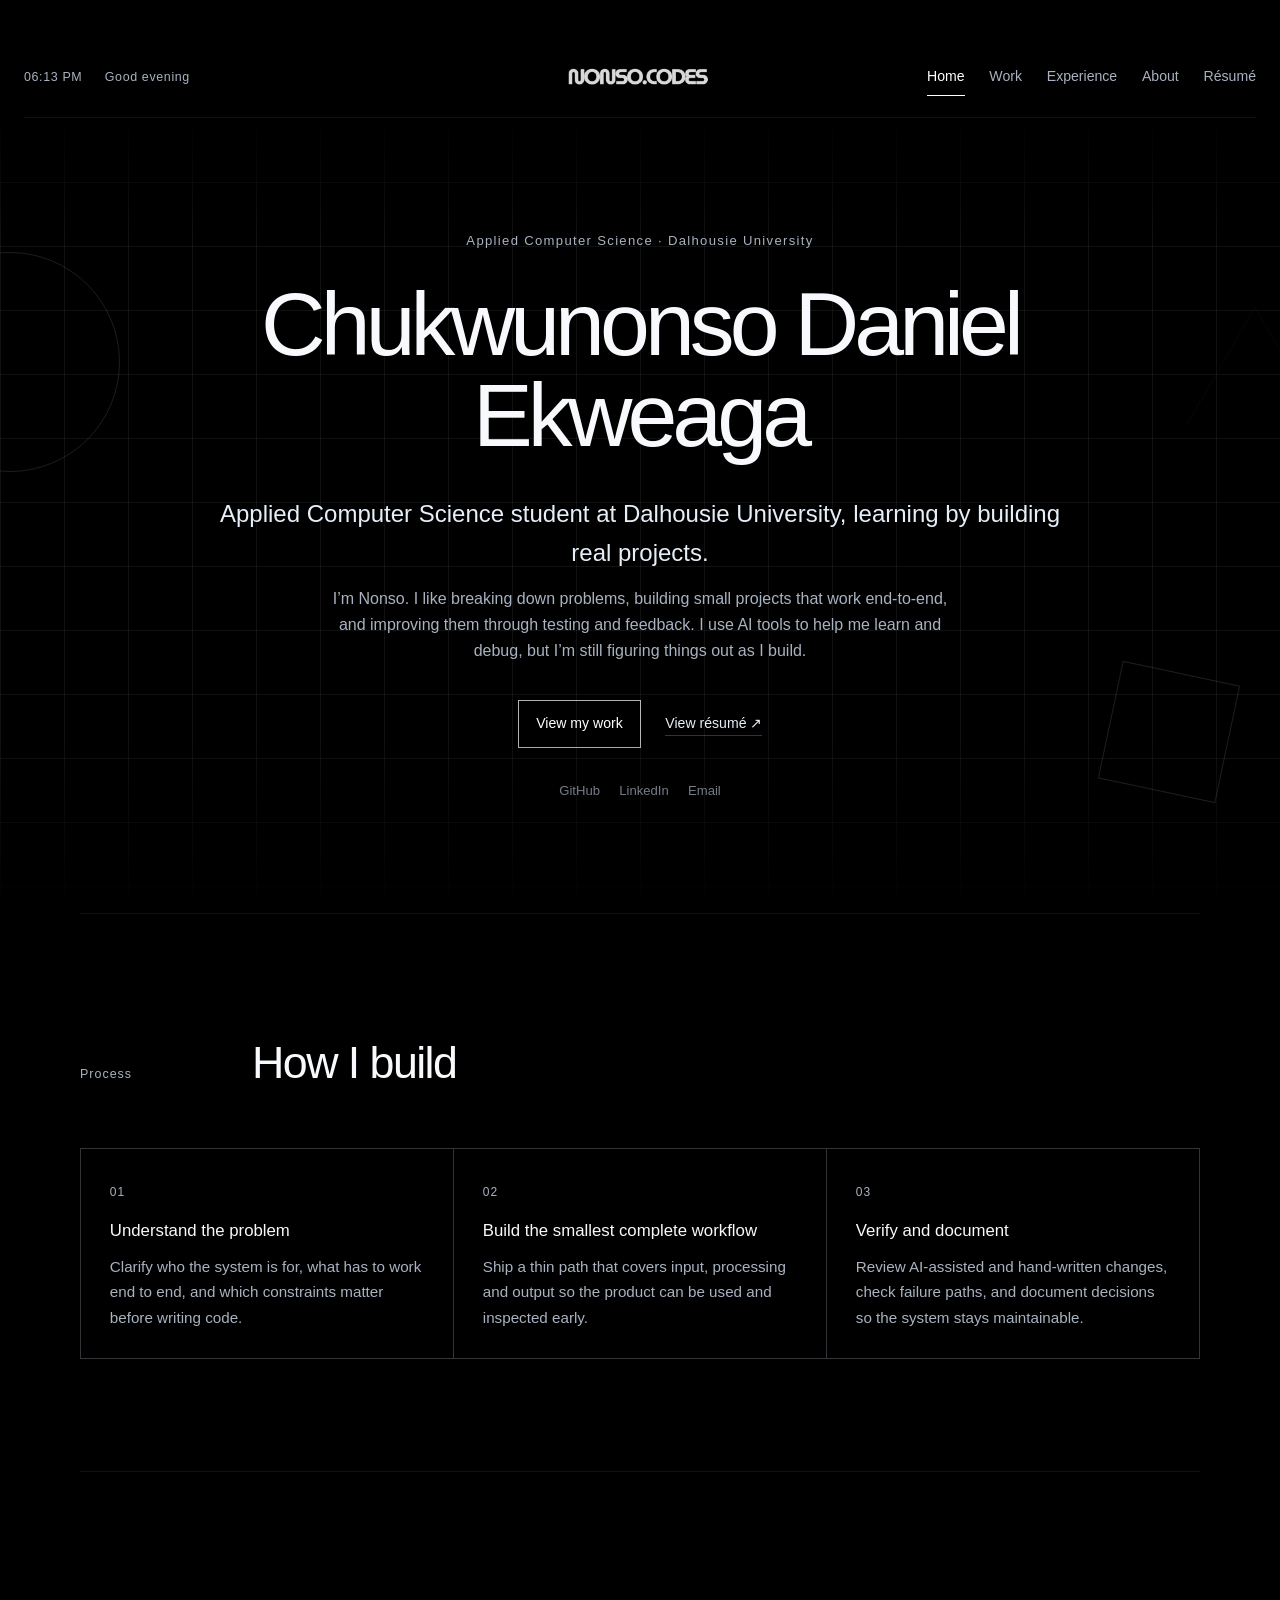
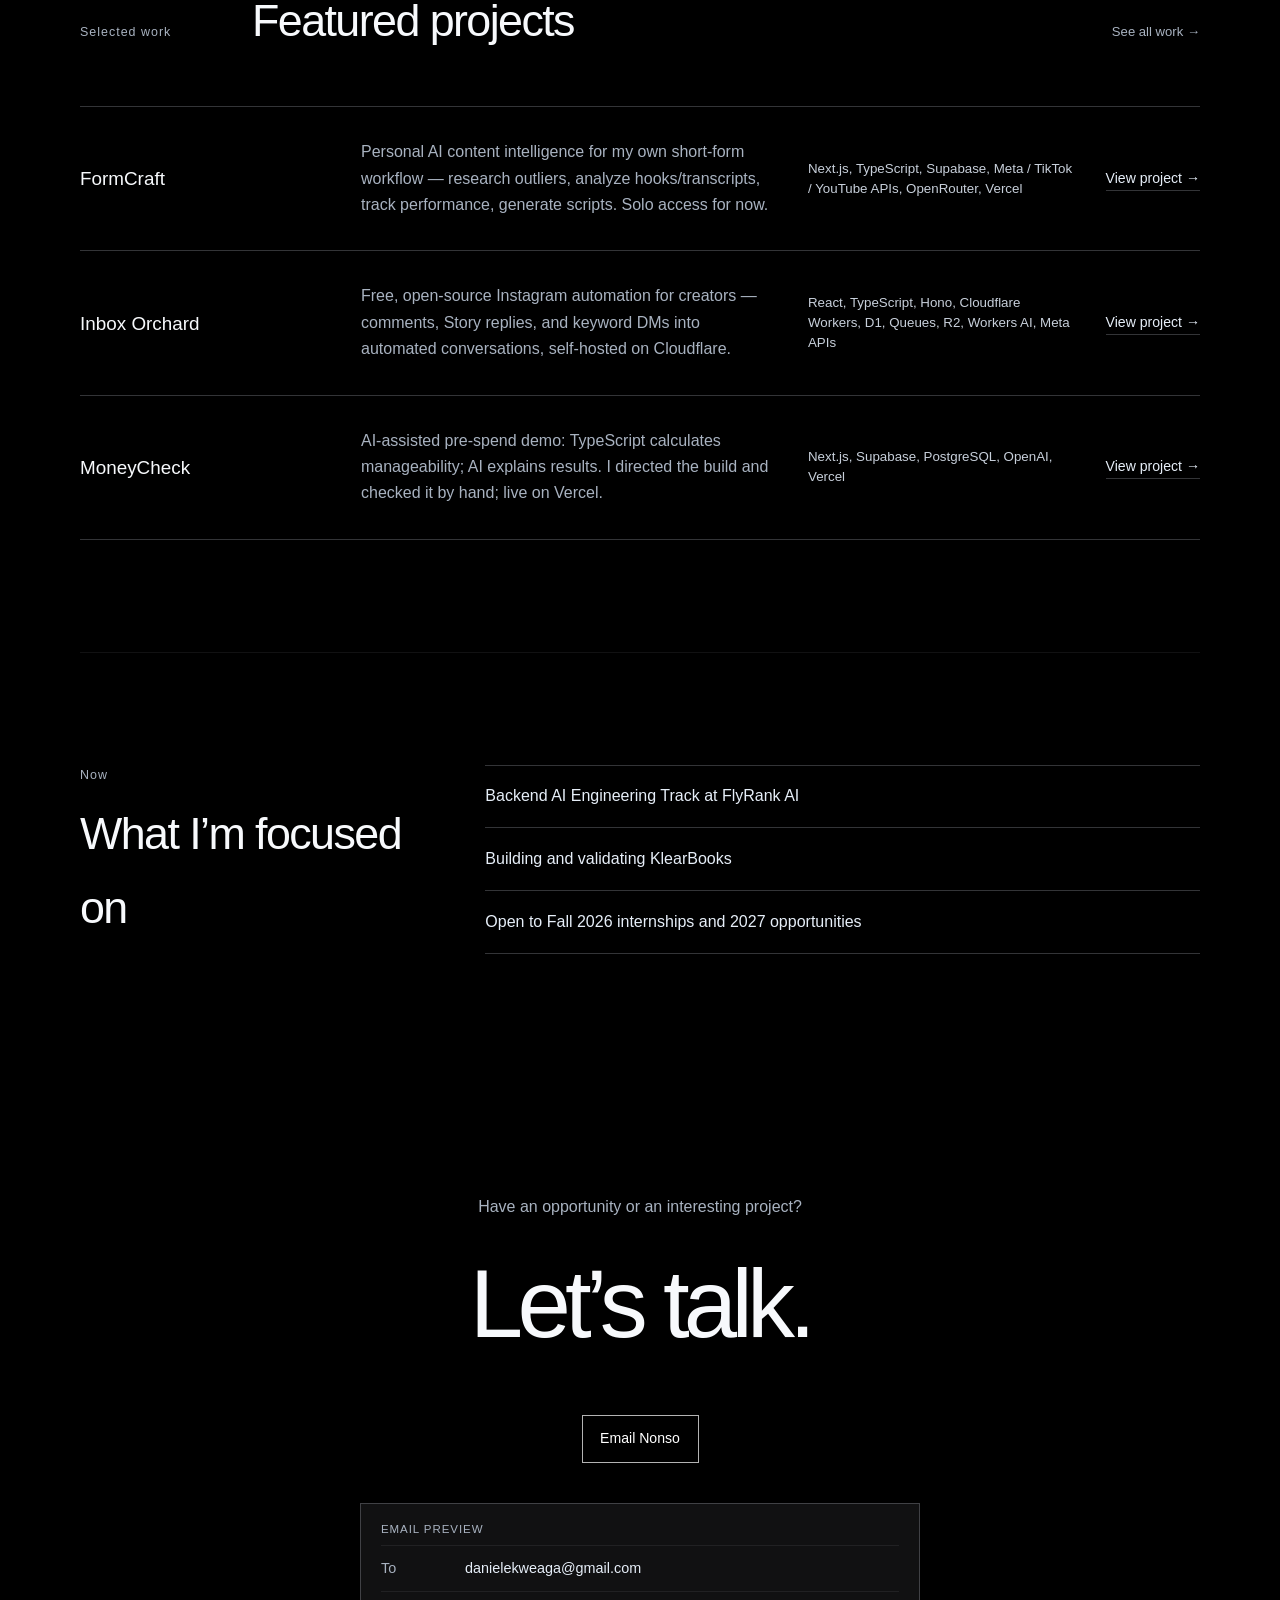
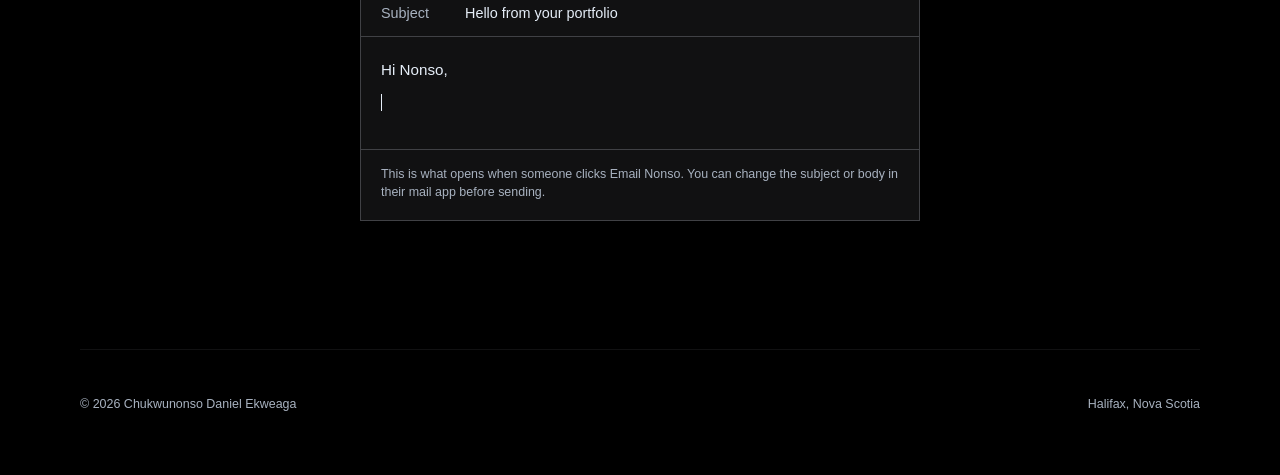
<file: index.html>
<!doctype html>
<html lang="en">
<head>
  <meta charset="utf-8">
  <meta name="viewport" content="width=device-width, initial-scale=1">
  <title>Chukwunonso Daniel Ekweaga | Student Developer</title>
  <meta name="description" content="Chukwunonso Daniel Ekweaga is an Applied Computer Science student at Dalhousie University learning by building and improving real software projects.">
  <link rel="canonical" href="https://nonso.online/">
  <meta property="og:title" content="Chukwunonso Daniel Ekweaga | Student Developer">
  <meta property="og:description" content="Full-stack, AI, cloud and data projects by Nonso Ekweaga.">
  <meta property="og:type" content="website">
  <meta property="og:url" content="https://nonso.online/">
  <meta property="og:image" content="https://nonso.online/social-share.svg">
  <meta name="twitter:card" content="summary_large_image">
  <meta name="theme-color" content="#000000">
  <link rel="icon" type="image/png" href="header image.png">
  <link rel="apple-touch-icon" href="header image.png">
  <link rel="stylesheet" href="style.css">
  <script type="application/ld+json">{"@context":"https://schema.org","@type":"Person","name":"Chukwunonso Daniel Ekweaga","alternateName":"Nonso Ekweaga","url":"https://nonso.online/","email":"mailto:danielekweaga@gmail.com","alumniOf":{"@type":"CollegeOrUniversity","name":"Dalhousie University"},"sameAs":["https://github.com/danekweaga","https://www.linkedin.com/in/chukwunonso-daniel-ekweaga/"]}</script>
</head>
<body data-page="home">
  <a class="skip-link" href="#main">Skip to content</a>
  <div class="ambient-shape shape-circle" aria-hidden="true"></div>
  <div class="ambient-shape shape-triangle" aria-hidden="true"></div>
  <div class="ambient-shape shape-square" aria-hidden="true"></div>
  <header class="site-header">
    <div class="header-meta"><span class="clock" aria-label="Local time"></span><span class="greeting" aria-live="polite">Hello</span></div>
    <a class="wordmark" href="index.html" aria-label="nonso.online home"><img src="nonso wo bg.png" alt="nonso.online"></a>
    <button class="menu-toggle" type="button" aria-expanded="false" aria-controls="site-nav"><span></span><span></span><span></span><span class="sr-only">Open navigation</span></button>
    <nav id="site-nav" class="site-nav" aria-label="Main navigation"></nav>
  </header>
  <main id="main">
    <section class="hero grid-field">
      <div class="hero-inner reveal">
        <p class="hero-kicker">Applied Computer Science · Dalhousie University</p>
        <h1>Chukwunonso Daniel Ekweaga</h1>
        <p class="hero-line">Applied Computer Science student at Dalhousie University, learning by building real projects.</p>
        <p class="hero-copy">I’m Nonso. I like breaking down problems, building small projects that work end-to-end, and improving them through testing and feedback. I use AI tools to help me learn and debug, but I’m still figuring things out as I build.</p>
        <div class="actions"><a class="button" href="work.html">View my work</a><a class="text-link" href="https://drive.google.com/file/d/1cFklpjNJI2-tKJNjwq6rfoWKYUwmiJXJ/view?usp=sharing" target="_blank" rel="noopener noreferrer">View résumé <span aria-hidden="true">↗</span></a></div>
        <div class="social-links"><a href="https://github.com/danekweaga" target="_blank" rel="noopener noreferrer">GitHub</a><a href="https://www.linkedin.com/in/chukwunonso-daniel-ekweaga/" target="_blank" rel="noopener noreferrer">LinkedIn</a><a href="mailto:danielekweaga@gmail.com">Email</a></div>
      </div>
    </section>
    <section class="section shell reveal">
      <div class="section-heading"><p>Process</p><h2>How I build</h2></div>
      <div class="process-grid">
        <article class="process-step"><span class="number">01</span><h3>Understand the problem</h3><p>Clarify who the system is for, what has to work end to end, and which constraints matter before writing code.</p></article>
        <article class="process-step"><span class="number">02</span><h3>Build the smallest complete workflow</h3><p>Ship a thin path that covers input, processing and output so the product can be used and inspected early.</p></article>
        <article class="process-step"><span class="number">03</span><h3>Verify and document</h3><p>Review AI-assisted and hand-written changes, check failure paths, and document decisions so the system stays maintainable.</p></article>
      </div>
    </section>
    <section class="section shell reveal">
      <div class="section-heading"><p>Selected work</p><h2>Featured projects</h2><a href="work.html">See all work →</a></div>
      <div class="project-list home-projects">
        <article><h3><a href="projects/formcraft.html">FormCraft</a></h3><p>Personal AI content intelligence for my own short-form workflow — research outliers, analyze hooks/transcripts, track performance, generate scripts. Solo access for now.</p><small>Next.js, TypeScript, Supabase, Meta / TikTok / YouTube APIs, OpenRouter, Vercel</small><a class="row-link" href="projects/formcraft.html">View project →</a></article>
        <article><h3><a href="projects/inbox-orchard.html">Inbox Orchard</a></h3><p>Free, open-source Instagram automation for creators — comments, Story replies, and keyword DMs into automated conversations, self-hosted on Cloudflare.</p><small>React, TypeScript, Hono, Cloudflare Workers, D1, Queues, R2, Workers AI, Meta APIs</small><a class="row-link" href="projects/inbox-orchard.html">View project →</a></article>
        <article><h3><a href="projects/moneycheck.html">MoneyCheck</a></h3><p>AI-assisted pre-spend demo: TypeScript calculates manageability; AI explains results. I directed the build and checked it by hand; live on Vercel.</p><small>Next.js, Supabase, PostgreSQL, OpenAI, Vercel</small><a class="row-link" href="projects/moneycheck.html">View project →</a></article>
      </div>
    </section>
    <section class="section shell now reveal"><div class="section-heading"><p>Now</p><h2>What I’m focused on</h2></div><ul><li>Backend AI Engineering Track at FlyRank AI</li><li>Building and validating KlearBooks</li><li>Open to Fall 2026 internships and 2027 opportunities</li></ul></section>
    <section class="contact-cta shell reveal">
      <p>Have an opportunity or an interesting project?</p>
      <h2>Let’s talk.</h2>
      <a class="button" href="mailto:danielekweaga@gmail.com?subject=Hello%20from%20your%20portfolio&body=Hi%20Nonso%2C%0A%0A">Email Nonso</a>
      <div class="email-preview" aria-label="Preview of the email that will open">
        <p class="email-preview-label">Email preview</p>
        <dl class="email-preview-meta">
          <div><dt>To</dt><dd>danielekweaga@gmail.com</dd></div>
          <div><dt>Subject</dt><dd>Hello from your portfolio</dd></div>
        </dl>
        <div class="email-preview-body">
          <p>Hi Nonso,</p>
          <p class="email-preview-cursor" aria-hidden="true"></p>
        </div>
        <p class="email-preview-note">This is what opens when someone clicks Email Nonso. You can change the subject or body in their mail app before sending.</p>
      </div>
    </section>
  </main>
  <footer class="site-footer shell"><p>© <span data-year></span> Chukwunonso Daniel Ekweaga</p><p>Halifax, Nova Scotia</p></footer>
  <script src="script.js"></script>
</body>
</html>
</file>
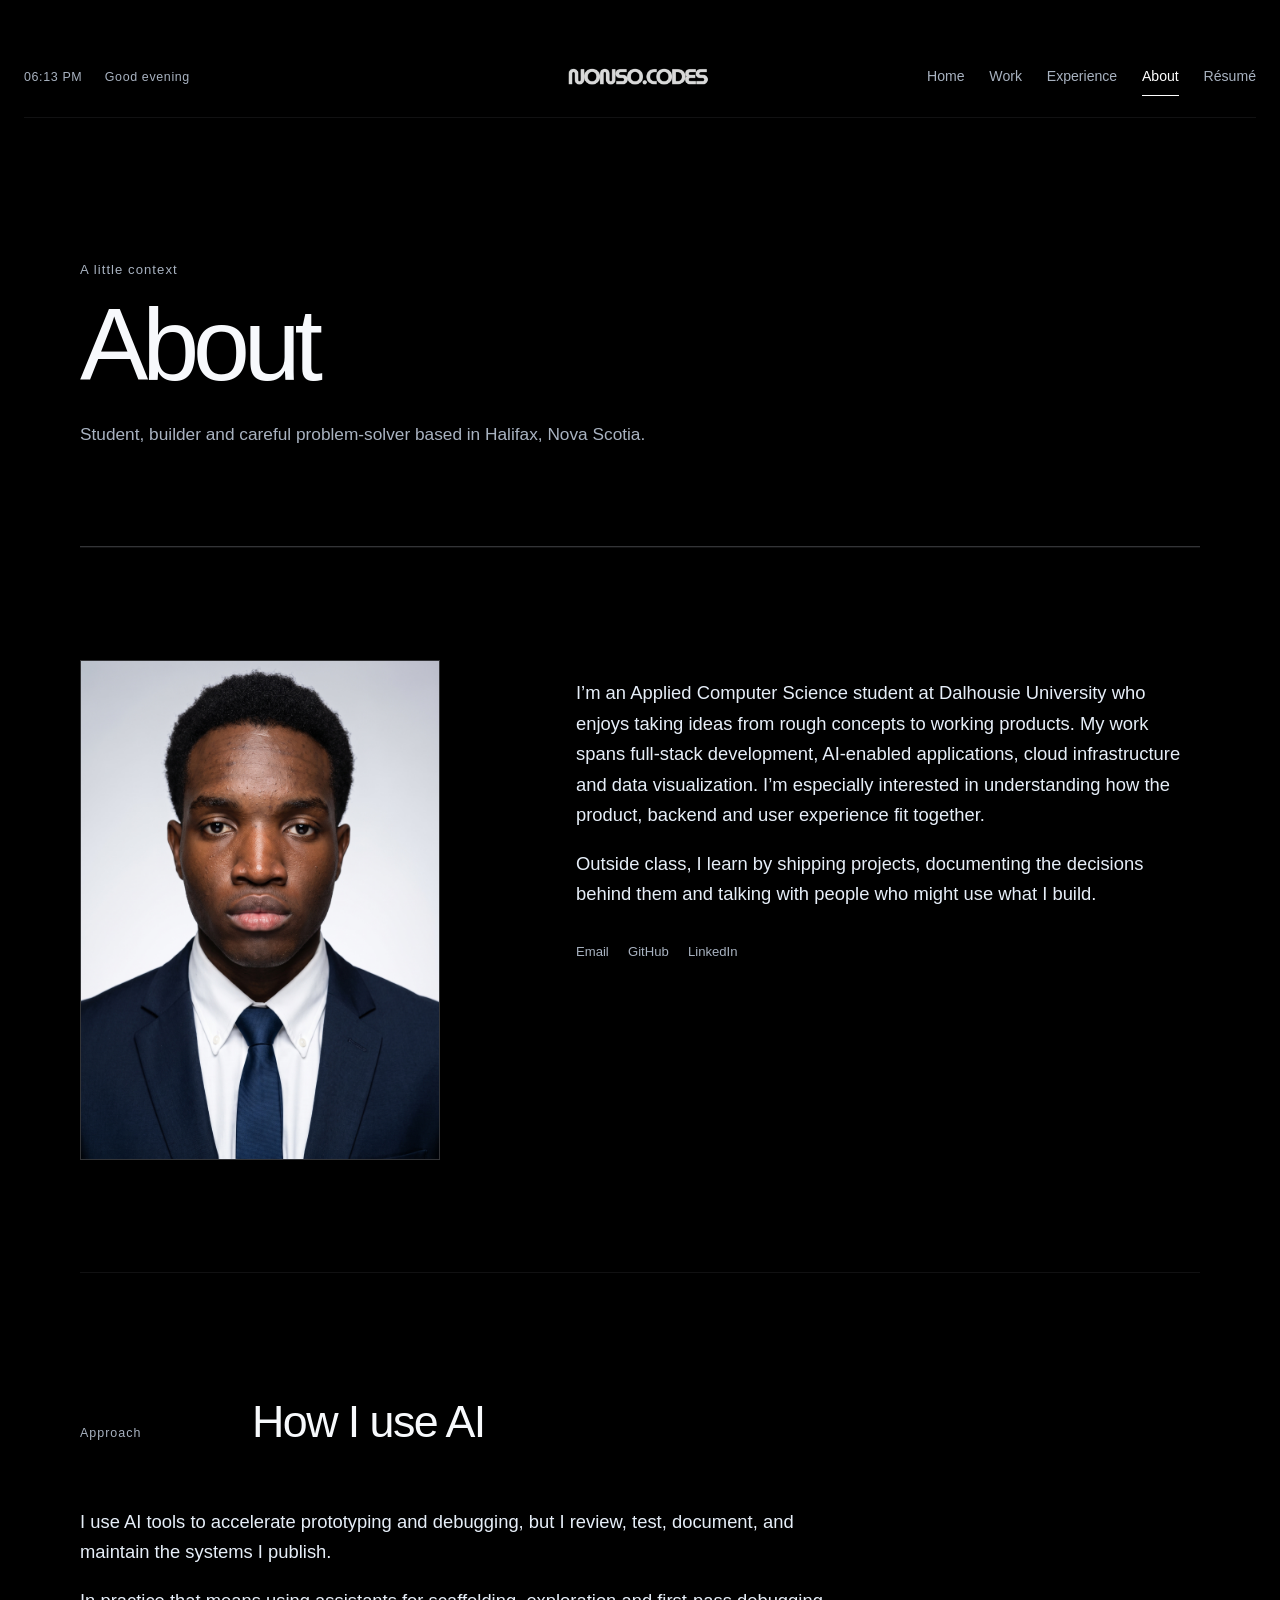
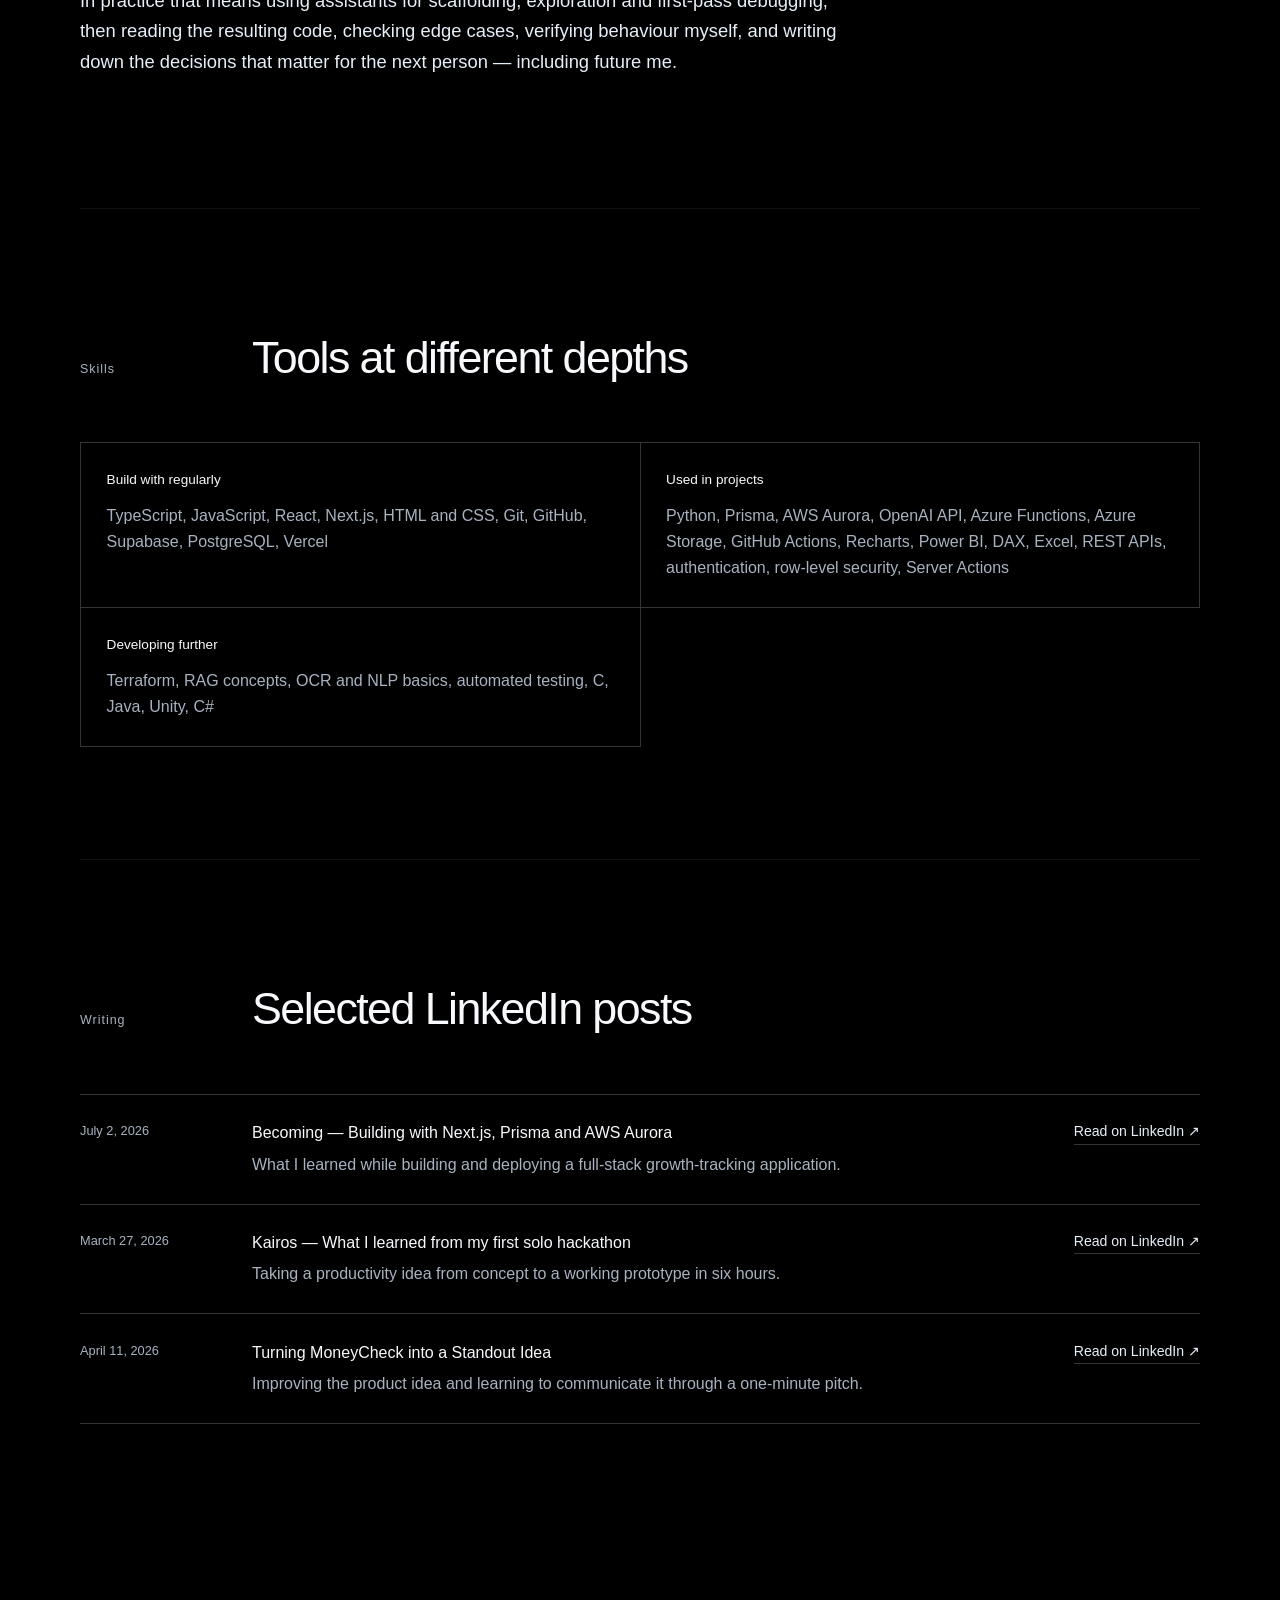
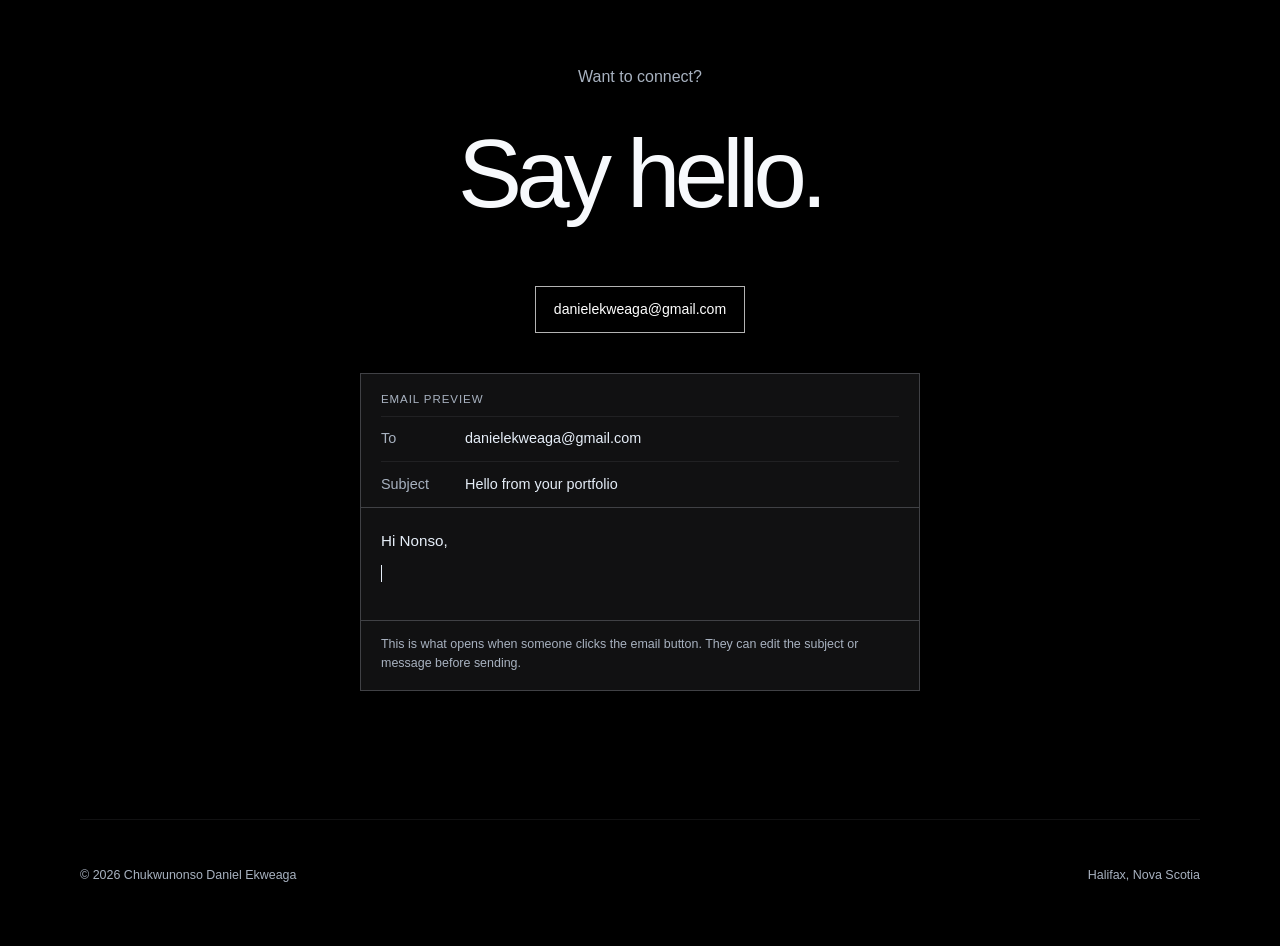
<file: about.html>
<!doctype html><html lang="en"><head><meta charset="utf-8"><meta name="viewport" content="width=device-width,initial-scale=1"><title>About | Chukwunonso Daniel Ekweaga</title><meta name="description" content="About Nonso Ekweaga, his technical skills, writing and contact information."><link rel="canonical" href="https://nonso.online/about.html"><meta property="og:title" content="About | Nonso Ekweaga"><meta property="og:description" content="About Nonso Ekweaga, student developer in Halifax."><meta property="og:type" content="profile"><meta property="og:url" content="https://nonso.online/about.html"><meta property="og:image" content="https://nonso.online/social-share.svg"><meta name="twitter:card" content="summary_large_image"><meta name="theme-color" content="#000000"><link rel="icon" type="image/png" href="header image.png"><link rel="apple-touch-icon" href="header image.png"><link rel="stylesheet" href="style.css"></head>
<body data-page="about"><a class="skip-link" href="#main">Skip to content</a><header class="site-header"><div class="header-meta"><span class="clock" aria-label="Local time"></span><span class="greeting" aria-live="polite">Hello</span></div><a class="wordmark" href="index.html" aria-label="nonso.online home"><img src="nonso wo bg.png" alt="nonso.online"></a><button class="menu-toggle" type="button" aria-expanded="false" aria-controls="site-nav"><span></span><span></span><span></span><span class="sr-only">Open navigation</span></button><nav id="site-nav" class="site-nav" aria-label="Main navigation"></nav></header>
<main id="main" class="shell"><header class="page-hero reveal"><p class="eyebrow">A little context</p><h1>About</h1><p>Student, builder and careful problem-solver based in Halifax, Nova Scotia.</p></header>
<section class="section about-grid reveal"><img class="portrait" src="profile-pic.jpeg" alt="Chukwunonso Daniel Ekweaga" width="400" height="500"><div class="about-copy"><p>I’m an Applied Computer Science student at Dalhousie University who enjoys taking ideas from rough concepts to working products. My work spans full-stack development, AI-enabled applications, cloud infrastructure and data visualization. I’m especially interested in understanding how the product, backend and user experience fit together.</p><p>Outside class, I learn by shipping projects, documenting the decisions behind them and talking with people who might use what I build.</p><div class="social-links" style="justify-content:flex-start"><a href="mailto:danielekweaga@gmail.com">Email</a><a href="https://github.com/danekweaga" target="_blank" rel="noopener noreferrer">GitHub</a><a href="https://www.linkedin.com/in/chukwunonso-daniel-ekweaga/" target="_blank" rel="noopener noreferrer">LinkedIn</a></div></div></section>
<section class="section reveal"><div class="section-heading"><p>Approach</p><h2>How I use AI</h2></div><div class="about-copy" style="max-width:760px"><p>I use AI tools to accelerate prototyping and debugging, but I review, test, document, and maintain the systems I publish.</p><p>In practice that means using assistants for scaffolding, exploration and first-pass debugging, then reading the resulting code, checking edge cases, verifying behaviour myself, and writing down the decisions that matter for the next person — including future me.</p></div></section>
<section class="section reveal"><div class="section-heading"><p>Skills</p><h2>Tools at different depths</h2></div><div class="skills-text"><div class="skill-group"><h3>Build with regularly</h3><p>TypeScript, JavaScript, React, Next.js, HTML and CSS, Git, GitHub, Supabase, PostgreSQL, Vercel</p></div><div class="skill-group"><h3>Used in projects</h3><p>Python, Prisma, AWS Aurora, OpenAI API, Azure Functions, Azure Storage, GitHub Actions, Recharts, Power BI, DAX, Excel, REST APIs, authentication, row-level security, Server Actions</p></div><div class="skill-group"><h3>Developing further</h3><p>Terraform, RAG concepts, OCR and NLP basics, automated testing, C, Java, Unity, C#</p></div></div></section>
<section class="section reveal"><div class="section-heading"><p>Writing</p><h2>Selected LinkedIn posts</h2></div><div class="post-list"><article class="post-item"><time>July 2, 2026</time><div><h3>Becoming — Building with Next.js, Prisma and AWS Aurora</h3><p>What I learned while building and deploying a full-stack growth-tracking application.</p></div><a class="row-link" href="https://www.linkedin.com/posts/chukwunonso-daniel-ekweaga_i-made-a-small-project-called-becoming-for-ugcPost-7477951404205154305-Vib4/" target="_blank" rel="noopener noreferrer">Read on LinkedIn ↗</a></article><article class="post-item"><time>March 27, 2026</time><div><h3>Kairos — What I learned from my first solo hackathon</h3><p>Taking a productivity idea from concept to a working prototype in six hours.</p></div><a class="row-link" href="https://www.linkedin.com/posts/chukwunonso-daniel-ekweaga_this-sunday-i-participated-in-a-hackathon-activity-7443342963146969088-phS5" target="_blank" rel="noopener noreferrer">Read on LinkedIn ↗</a></article><article class="post-item"><time>April 11, 2026</time><div><h3>Turning MoneyCheck into a Standout Idea</h3><p>Improving the product idea and learning to communicate it through a one-minute pitch.</p></div><a class="row-link" href="https://www.linkedin.com/posts/chukwunonso-daniel-ekweaga_two-weeks-ago-i-attended-the-campus-2-market-activity-7448802656262852609-SgzO" target="_blank" rel="noopener noreferrer">Read on LinkedIn ↗</a></article></div></section>
<section class="contact-cta reveal"><p>Want to connect?</p><h2>Say hello.</h2><a class="button" href="mailto:danielekweaga@gmail.com?subject=Hello%20from%20your%20portfolio&body=Hi%20Nonso%2C%0A%0A">danielekweaga@gmail.com</a>
<div class="email-preview" aria-label="Preview of the email that will open">
<p class="email-preview-label">Email preview</p>
<dl class="email-preview-meta">
<div><dt>To</dt><dd>danielekweaga@gmail.com</dd></div>
<div><dt>Subject</dt><dd>Hello from your portfolio</dd></div>
</dl>
<div class="email-preview-body">
<p>Hi Nonso,</p>
<p class="email-preview-cursor" aria-hidden="true"></p>
</div>
<p class="email-preview-note">This is what opens when someone clicks the email button. They can edit the subject or message before sending.</p>
</div>
</section></main><footer class="site-footer shell"><p>© <span data-year></span> Chukwunonso Daniel Ekweaga</p><p>Halifax, Nova Scotia</p></footer><script src="script.js"></script></body></html>
</file>
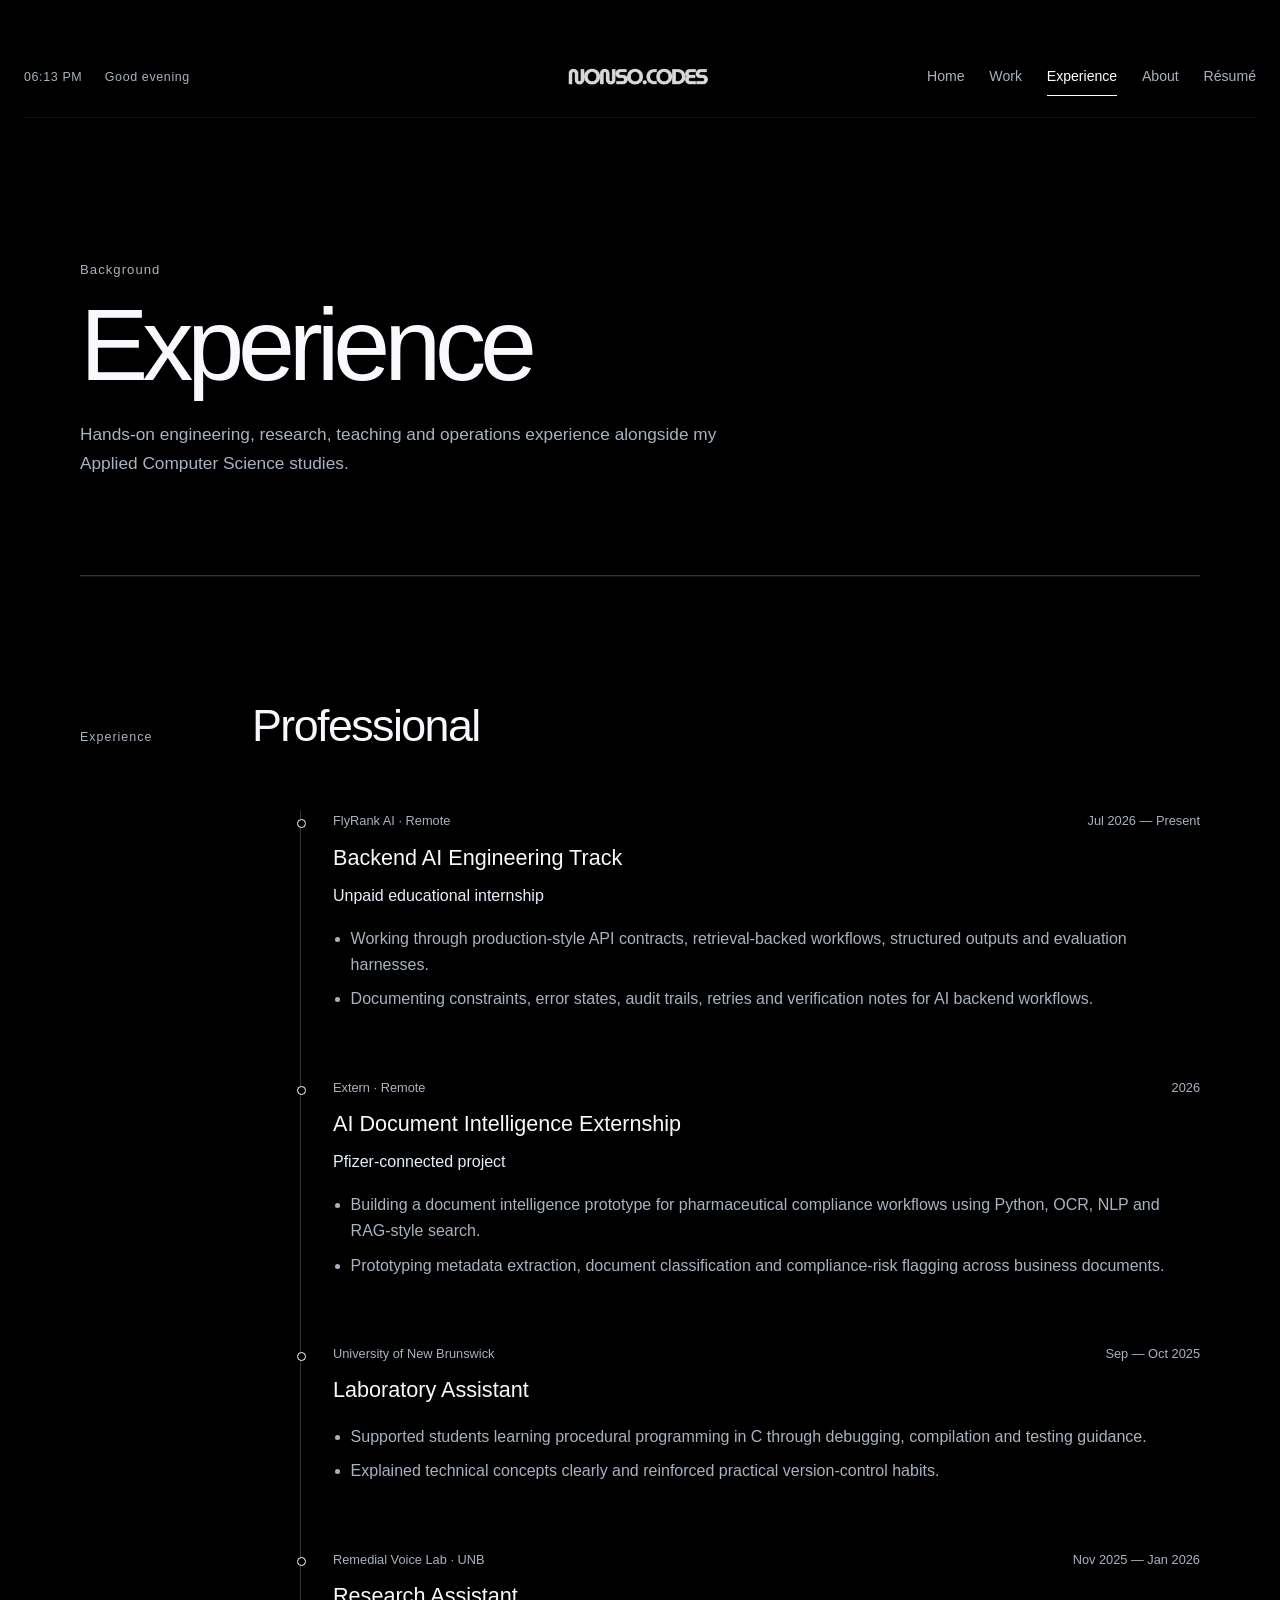
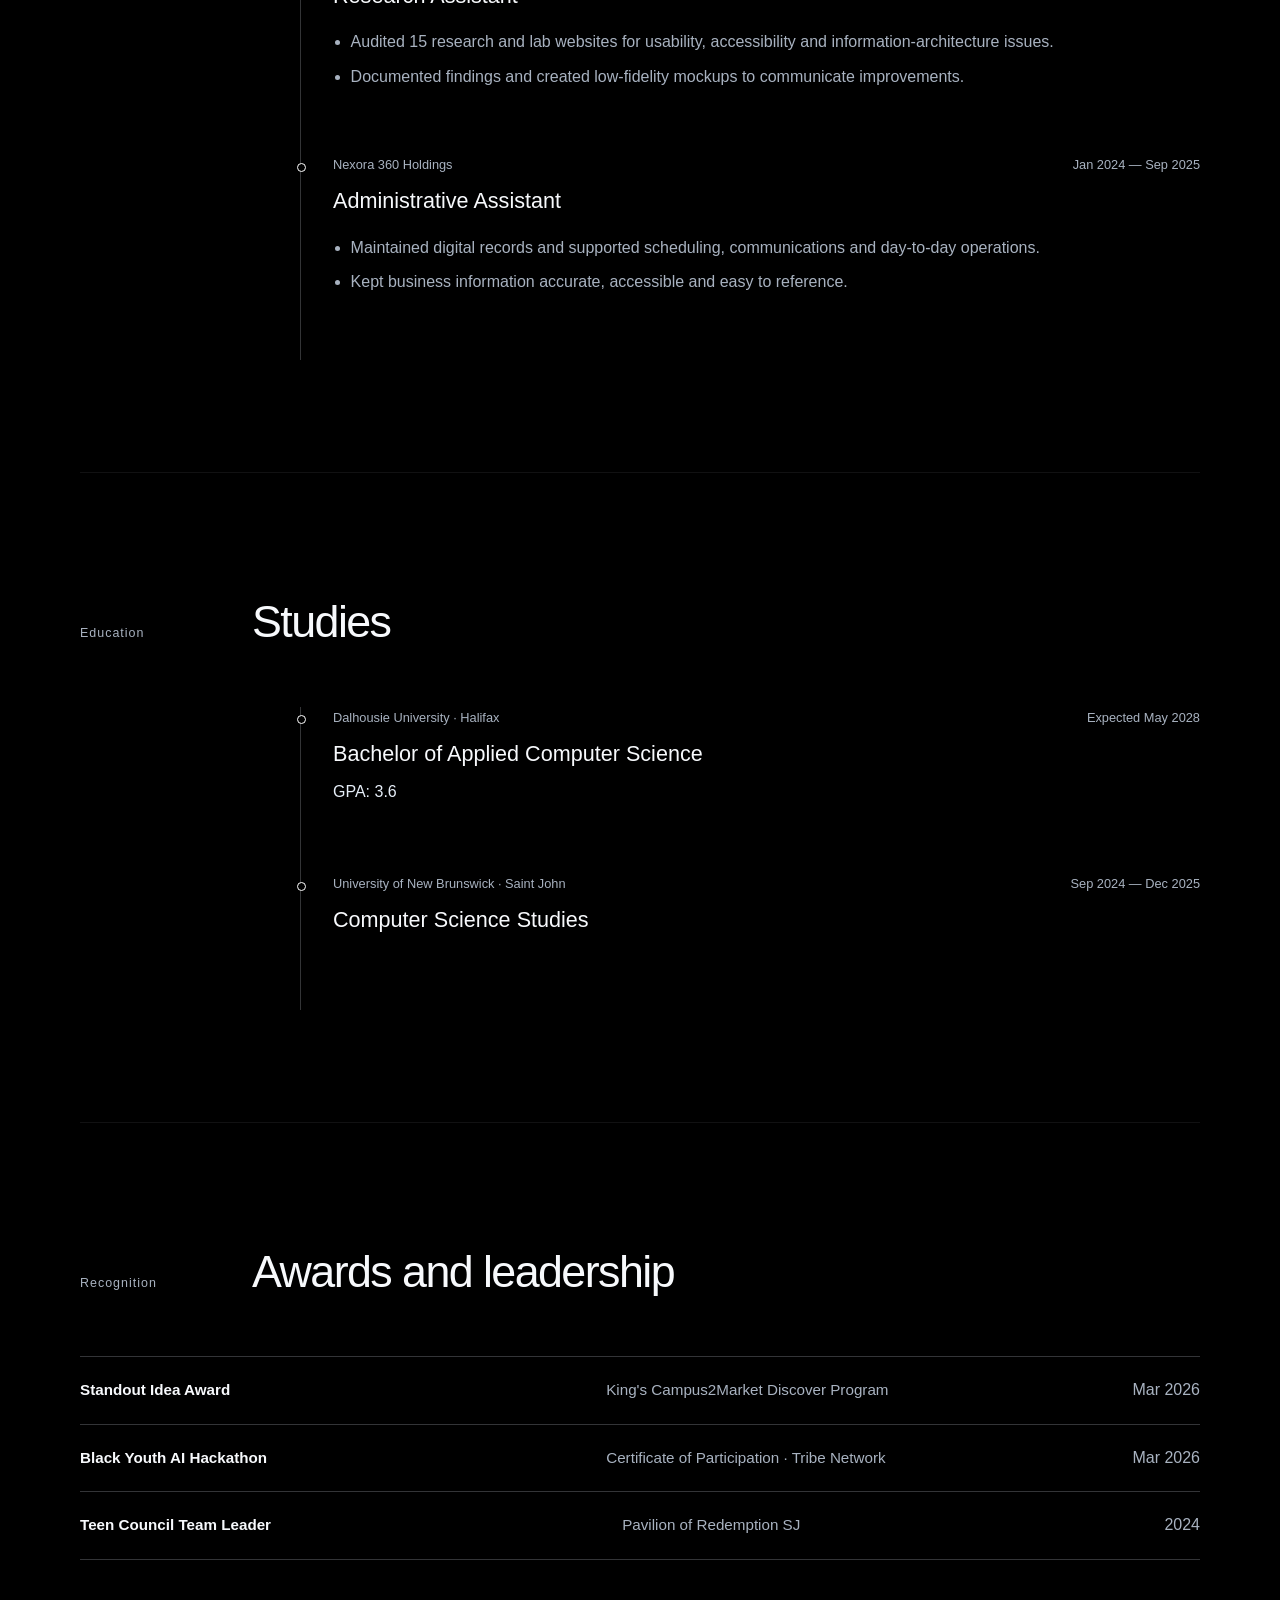
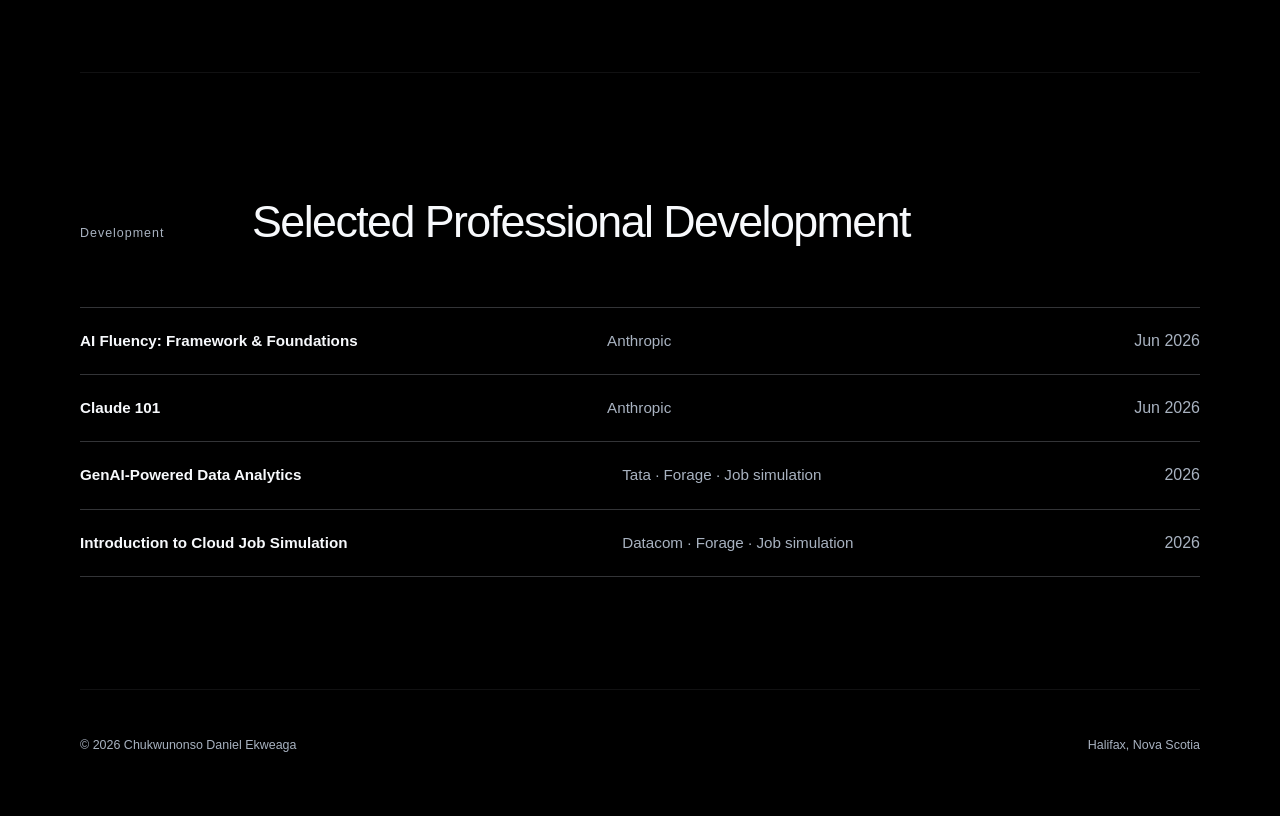
<file: experience.html>
<!doctype html><html lang="en"><head><meta charset="utf-8"><meta name="viewport" content="width=device-width,initial-scale=1"><title>Experience | Chukwunonso Daniel Ekweaga</title><meta name="description" content="Experience, education and professional development for Nonso Ekweaga, an Applied Computer Science student at Dalhousie University."><link rel="canonical" href="https://nonso.online/experience.html"><meta property="og:title" content="Experience | Nonso Ekweaga"><meta property="og:description" content="Professional experience, education and development."><meta property="og:type" content="website"><meta property="og:url" content="https://nonso.online/experience.html"><meta property="og:image" content="https://nonso.online/social-share.svg"><meta name="twitter:card" content="summary_large_image"><meta name="theme-color" content="#000000"><link rel="icon" type="image/png" href="header image.png"><link rel="apple-touch-icon" href="header image.png"><link rel="stylesheet" href="style.css"></head>
<body data-page="experience"><a class="skip-link" href="#main">Skip to content</a><header class="site-header"><div class="header-meta"><span class="clock" aria-label="Local time"></span><span class="greeting" aria-live="polite">Hello</span></div><a class="wordmark" href="index.html" aria-label="nonso.online home"><img src="nonso wo bg.png" alt="nonso.online"></a><button class="menu-toggle" type="button" aria-expanded="false" aria-controls="site-nav"><span></span><span></span><span></span><span class="sr-only">Open navigation</span></button><nav id="site-nav" class="site-nav" aria-label="Main navigation"></nav></header>
<main id="main" class="shell"><header class="page-hero reveal"><p class="eyebrow">Background</p><h1>Experience</h1><p>Hands-on engineering, research, teaching and operations experience alongside my Applied Computer Science studies.</p></header>
<section class="section reveal"><div class="section-heading"><p>Experience</p><h2>Professional</h2></div><div class="timeline">
<article class="timeline-item"><div class="timeline-meta"><span>FlyRank AI · Remote</span><time>Jul 2026 — Present</time></div><h2>Backend AI Engineering Track</h2><p>Unpaid educational internship</p><ul><li>Working through production-style API contracts, retrieval-backed workflows, structured outputs and evaluation harnesses.</li><li>Documenting constraints, error states, audit trails, retries and verification notes for AI backend workflows.</li></ul></article>
<article class="timeline-item"><div class="timeline-meta"><span>Extern · Remote</span><time>2026</time></div><h2>AI Document Intelligence Externship</h2><p>Pfizer-connected project</p><ul><li>Building a document intelligence prototype for pharmaceutical compliance workflows using Python, OCR, NLP and RAG-style search.</li><li>Prototyping metadata extraction, document classification and compliance-risk flagging across business documents.</li></ul></article>
<article class="timeline-item"><div class="timeline-meta"><span>University of New Brunswick</span><time>Sep — Oct 2025</time></div><h2>Laboratory Assistant</h2><ul><li>Supported students learning procedural programming in C through debugging, compilation and testing guidance.</li><li>Explained technical concepts clearly and reinforced practical version-control habits.</li></ul></article>
<article class="timeline-item"><div class="timeline-meta"><span>Remedial Voice Lab · UNB</span><time>Nov 2025 — Jan 2026</time></div><h2>Research Assistant</h2><ul><li>Audited 15 research and lab websites for usability, accessibility and information-architecture issues.</li><li>Documented findings and created low-fidelity mockups to communicate improvements.</li></ul></article>
<article class="timeline-item"><div class="timeline-meta"><span>Nexora 360 Holdings</span><time>Jan 2024 — Sep 2025</time></div><h2>Administrative Assistant</h2><ul><li>Maintained digital records and supported scheduling, communications and day-to-day operations.</li><li>Kept business information accurate, accessible and easy to reference.</li></ul></article>
</div></section>
<section class="section reveal"><div class="section-heading"><p>Education</p><h2>Studies</h2></div><div class="timeline"><article class="timeline-item"><div class="timeline-meta"><span>Dalhousie University · Halifax</span><time>Expected May 2028</time></div><h2>Bachelor of Applied Computer Science</h2><p>GPA: 3.6</p></article><article class="timeline-item"><div class="timeline-meta"><span>University of New Brunswick · Saint John</span><time>Sep 2024 — Dec 2025</time></div><h2>Computer Science Studies</h2></article></div></section>
<section class="section reveal"><div class="section-heading"><p>Recognition</p><h2>Awards and leadership</h2></div><div class="compact-list"><article><h3>Standout Idea Award</h3><p>King's Campus2Market Discover Program</p><time>Mar 2026</time></article><article><h3>Black Youth AI Hackathon</h3><p>Certificate of Participation · Tribe Network</p><time>Mar 2026</time></article><article><h3>Teen Council Team Leader</h3><p>Pavilion of Redemption SJ</p><time>2024</time></article></div></section>
<section class="section reveal"><div class="section-heading"><p>Development</p><h2>Selected Professional Development</h2></div><div class="compact-list"><article><h3>AI Fluency: Framework &amp; Foundations</h3><p>Anthropic</p><time>Jun 2026</time></article><article><h3>Claude 101</h3><p>Anthropic</p><time>Jun 2026</time></article><article><h3>GenAI-Powered Data Analytics</h3><p>Tata · Forage · Job simulation</p><time>2026</time></article><article><h3>Introduction to Cloud Job Simulation</h3><p>Datacom · Forage · Job simulation</p><time>2026</time></article></div></section></main><footer class="site-footer shell"><p>© <span data-year></span> Chukwunonso Daniel Ekweaga</p><p>Halifax, Nova Scotia</p></footer><script src="script.js"></script></body></html>
</file>
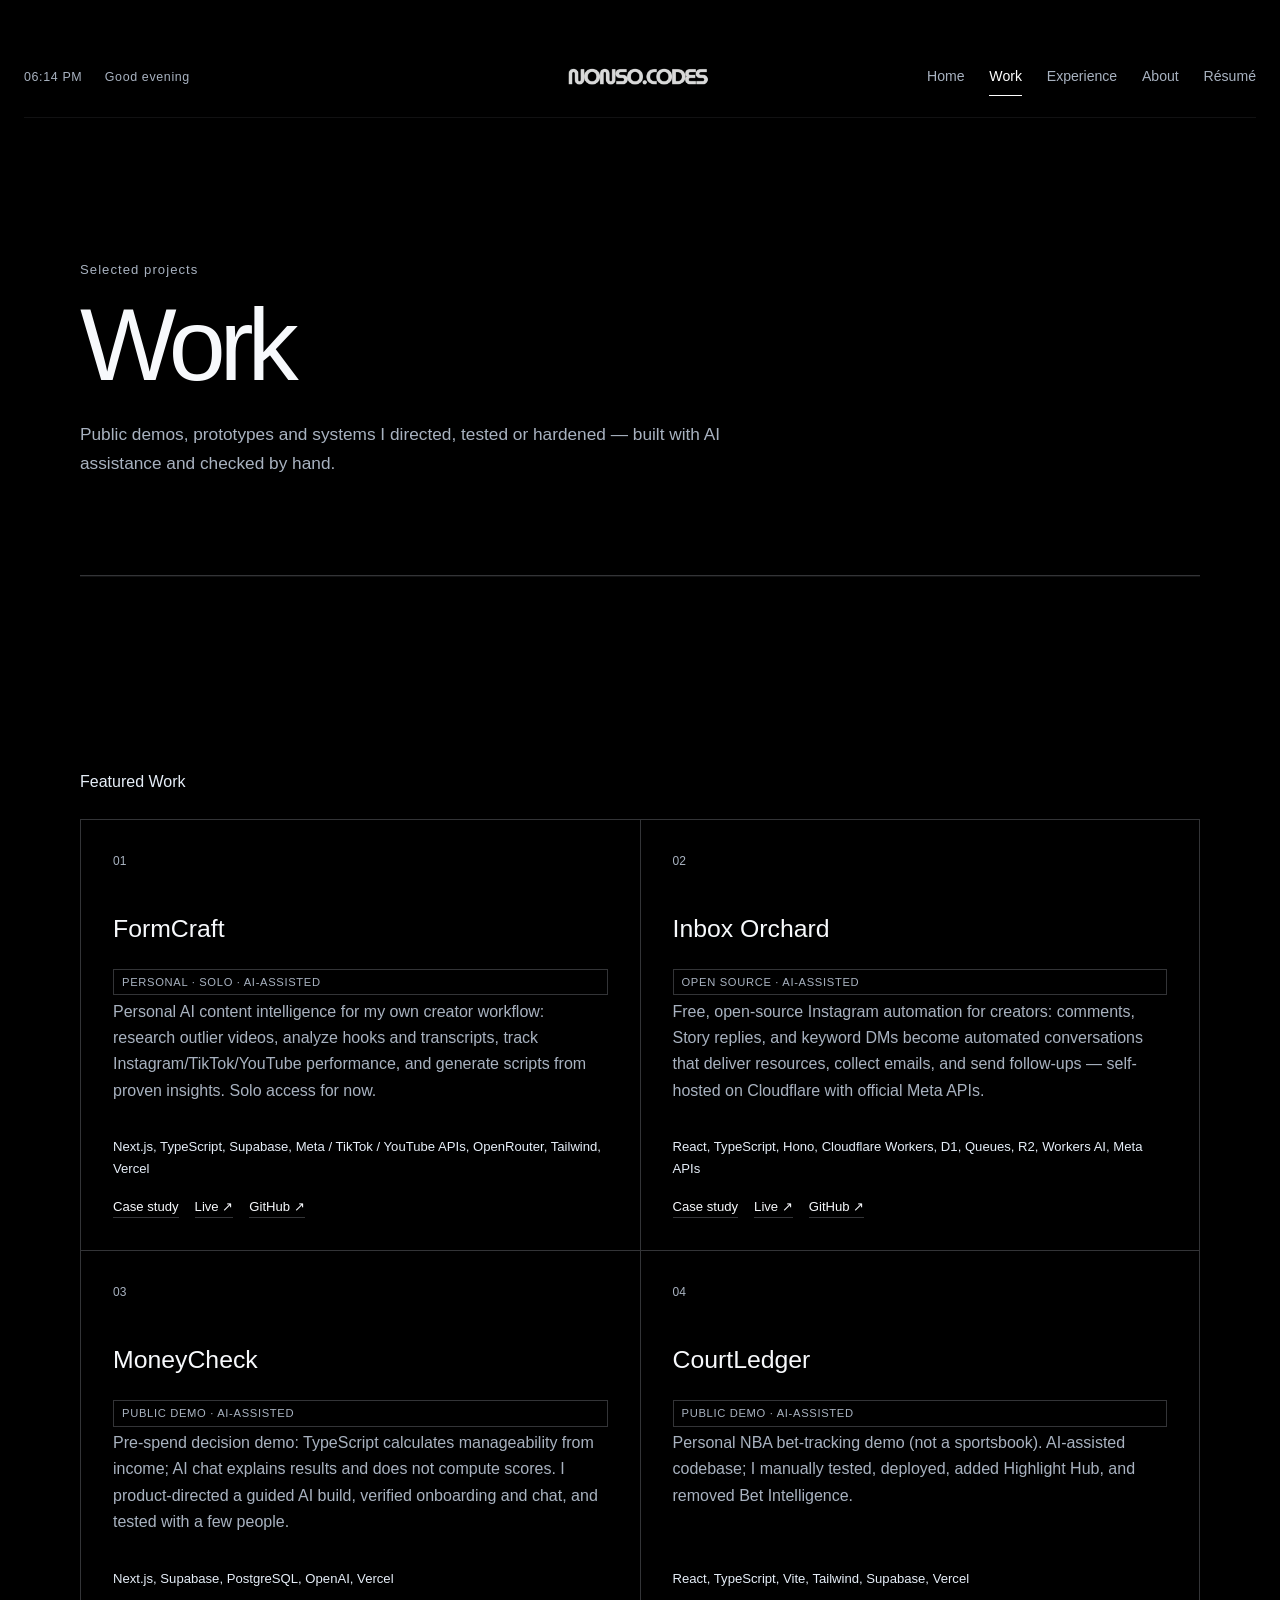
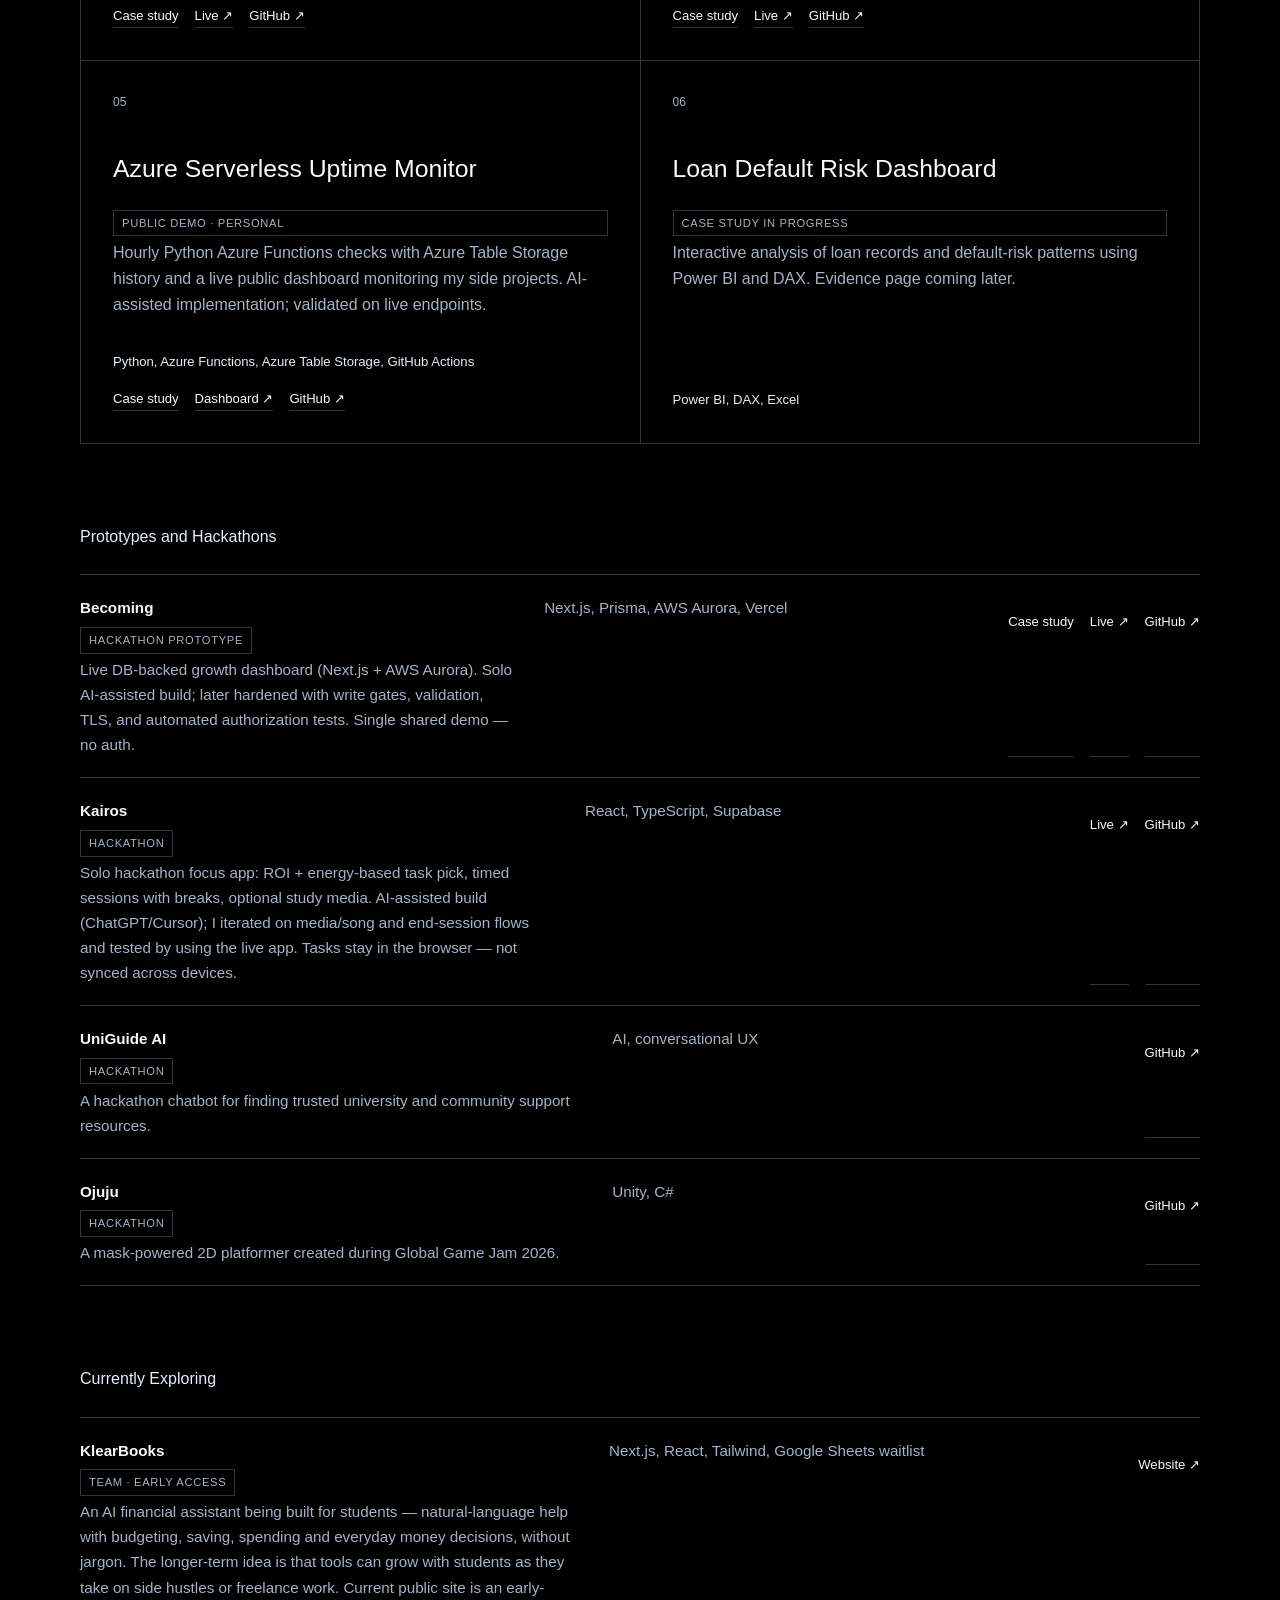
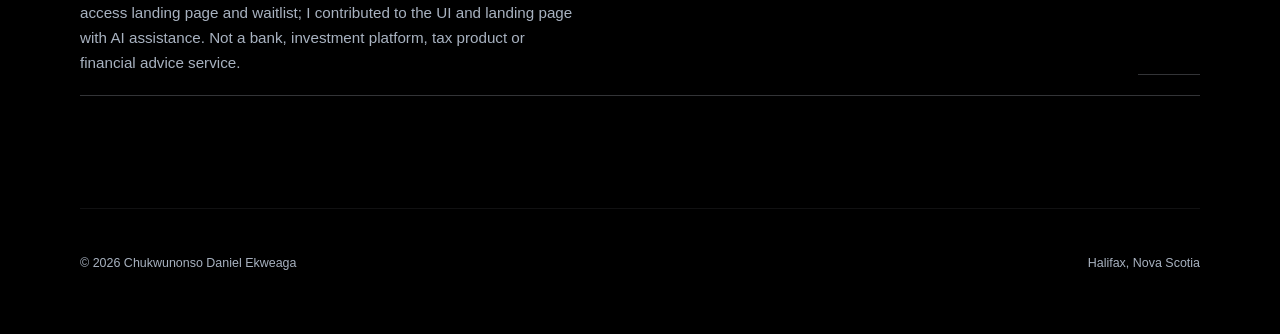
<file: work.html>
<!doctype html><html lang="en"><head><meta charset="utf-8"><meta name="viewport" content="width=device-width,initial-scale=1"><title>Work | Chukwunonso Daniel Ekweaga</title><meta name="description" content="Selected full-stack, AI, cloud and data projects by Nonso Ekweaga — with honest status and AI-assistance disclosure."><link rel="canonical" href="https://nonso.online/work.html"><meta property="og:title" content="Work | Nonso Ekweaga"><meta property="og:description" content="Selected software projects by Nonso Ekweaga."><meta property="og:type" content="website"><meta property="og:url" content="https://nonso.online/work.html"><meta property="og:image" content="https://nonso.online/social-share.svg"><meta name="twitter:card" content="summary_large_image"><meta name="theme-color" content="#000000"><link rel="icon" type="image/png" href="header image.png"><link rel="apple-touch-icon" href="header image.png"><link rel="stylesheet" href="style.css"></head>
<body data-page="work"><a class="skip-link" href="#main">Skip to content</a><header class="site-header"><div class="header-meta"><span class="clock" aria-label="Local time"></span><span class="greeting" aria-live="polite">Hello</span></div><a class="wordmark" href="index.html" aria-label="nonso.online home"><img src="nonso wo bg.png" alt="nonso.online"></a><button class="menu-toggle" type="button" aria-expanded="false" aria-controls="site-nav"><span></span><span></span><span></span><span class="sr-only">Open navigation</span></button><nav id="site-nav" class="site-nav" aria-label="Main navigation"></nav></header>
<main id="main" class="shell"><header class="page-hero reveal"><p class="eyebrow">Selected projects</p><h1>Work</h1><p>Public demos, prototypes and systems I directed, tested or hardened — built with AI assistance and checked by hand.</p></header>
<section class="section reveal"><h2 class="subheading">Featured Work</h2><div class="editorial-grid">
<article class="work-item"><span class="number">01</span><h2>FormCraft</h2><span class="tag">Personal · Solo · AI-assisted</span><p>Personal AI content intelligence for my own creator workflow: research outlier videos, analyze hooks and transcripts, track Instagram/TikTok/YouTube performance, and generate scripts from proven insights. Solo access for now.</p><p class="stack">Next.js, TypeScript, Supabase, Meta / TikTok / YouTube APIs, OpenRouter, Tailwind, Vercel</p><div class="link-group"><a href="projects/formcraft.html">Case study</a><a href="https://form-craft-phi.vercel.app/" target="_blank" rel="noopener noreferrer">Live ↗</a><a href="https://github.com/danekweaga/FormCraft" target="_blank" rel="noopener noreferrer">GitHub ↗</a></div></article>
<article class="work-item"><span class="number">02</span><h2>Inbox Orchard</h2><span class="tag">Open source · AI-assisted</span><p>Free, open-source Instagram automation for creators: comments, Story replies, and keyword DMs become automated conversations that deliver resources, collect emails, and send follow-ups — self-hosted on Cloudflare with official Meta APIs.</p><p class="stack">React, TypeScript, Hono, Cloudflare Workers, D1, Queues, R2, Workers AI, Meta APIs</p><div class="link-group"><a href="projects/inbox-orchard.html">Case study</a><a href="https://inboxorchard.vercel.app" target="_blank" rel="noopener noreferrer">Live ↗</a><a href="https://github.com/danekweaga/inboxorchard" target="_blank" rel="noopener noreferrer">GitHub ↗</a></div></article>
<article class="work-item"><span class="number">03</span><h2>MoneyCheck</h2><span class="tag">Public demo · AI-assisted</span><p>Pre-spend decision demo: TypeScript calculates manageability from income; AI chat explains results and does not compute scores. I product-directed a guided AI build, verified onboarding and chat, and tested with a few people.</p><p class="stack">Next.js, Supabase, PostgreSQL, OpenAI, Vercel</p><div class="link-group"><a href="projects/moneycheck.html">Case study</a><a href="https://money-check-theta.vercel.app/dashboard" target="_blank" rel="noopener noreferrer">Live ↗</a><a href="https://github.com/danekweaga/MoneyCheck" target="_blank" rel="noopener noreferrer">GitHub ↗</a></div></article>
<article class="work-item"><span class="number">04</span><h2>CourtLedger</h2><span class="tag">Public demo · AI-assisted</span><p>Personal NBA bet-tracking demo (not a sportsbook). AI-assisted codebase; I manually tested, deployed, added Highlight Hub, and removed Bet Intelligence.</p><p class="stack">React, TypeScript, Vite, Tailwind, Supabase, Vercel</p><div class="link-group"><a href="projects/courtledger.html">Case study</a><a href="https://court-ledger.vercel.app/" target="_blank" rel="noopener noreferrer">Live ↗</a><a href="https://github.com/danekweaga/CourtLedger" target="_blank" rel="noopener noreferrer">GitHub ↗</a></div></article>
<article class="work-item"><span class="number">05</span><h2>Azure Serverless Uptime Monitor</h2><span class="tag">Public demo · Personal</span><p>Hourly Python Azure Functions checks with Azure Table Storage history and a live public dashboard monitoring my side projects. AI-assisted implementation; validated on live endpoints.</p><p class="stack">Python, Azure Functions, Azure Table Storage, GitHub Actions</p><div class="link-group"><a href="projects/azure-monitor.html">Case study</a><a href="https://func-uptime-monitor-dan-ccbzfebzdwf4cbe3.canadacentral-01.azurewebsites.net/api/dashboard" target="_blank" rel="noopener noreferrer">Dashboard ↗</a><a href="https://github.com/danekweaga/azure-serverless-uptime-monitor" target="_blank" rel="noopener noreferrer">GitHub ↗</a></div></article>
<article class="work-item"><span class="number">06</span><h2>Loan Default Risk Dashboard</h2><span class="tag">Case study in progress</span><p>Interactive analysis of loan records and default-risk patterns using Power BI and DAX. Evidence page coming later.</p><p class="stack">Power BI, DAX, Excel</p></article>
</div>
<h2 class="subheading">Prototypes and Hackathons</h2><div class="compact-list">
<article><div><h3>Becoming</h3><span class="tag">Hackathon prototype</span><p>Live DB-backed growth dashboard (Next.js + AWS Aurora). Solo AI-assisted build; later hardened with write gates, validation, TLS, and automated authorization tests. Single shared demo — no auth.</p></div><p>Next.js, Prisma, AWS Aurora, Vercel</p><div class="link-group"><a href="projects/becoming.html">Case study</a><a href="https://becoming-nine.vercel.app/" target="_blank" rel="noopener noreferrer">Live ↗</a><a href="https://github.com/danekweaga/Becoming" target="_blank" rel="noopener noreferrer">GitHub ↗</a></div></article>
<article><div><h3>Kairos</h3><span class="tag">Hackathon</span><p>Solo hackathon focus app: ROI + energy-based task pick, timed sessions with breaks, optional study media. AI-assisted build (ChatGPT/Cursor); I iterated on media/song and end-session flows and tested by using the live app. Tasks stay in the browser — not synced across devices.</p></div><p>React, TypeScript, Supabase</p><div class="link-group"><a href="https://kairos-six-inky.vercel.app" target="_blank" rel="noopener noreferrer">Live ↗</a><a href="https://github.com/danekweaga/kairos" target="_blank" rel="noopener noreferrer">GitHub ↗</a></div></article>
<article><div><h3>UniGuide AI</h3><span class="tag">Hackathon</span><p>A hackathon chatbot for finding trusted university and community support resources.</p></div><p>AI, conversational UX</p><div class="link-group"><a href="https://github.com/UniGuide-AI/main" target="_blank" rel="noopener noreferrer">GitHub ↗</a></div></article>
<article><div><h3>Ojuju</h3><span class="tag">Hackathon</span><p>A mask-powered 2D platformer created during Global Game Jam 2026.</p></div><p>Unity, C#</p><div class="link-group"><a href="https://github.com/Emmanuel27121/Game_Jam_2026" target="_blank" rel="noopener noreferrer">GitHub ↗</a></div></article>
</div>
<h2 class="subheading">Currently Exploring</h2><div class="compact-list">
<article><div><h3>KlearBooks</h3><span class="tag">Team · Early access</span><p>An AI financial assistant being built for students — natural-language help with budgeting, saving, spending and everyday money decisions, without jargon. The longer-term idea is that tools can grow with students as they take on side hustles or freelance work. Current public site is an early-access landing page and waitlist; I contributed to the UI and landing page with AI assistance. Not a bank, investment platform, tax product or financial advice service.</p></div><p>Next.js, React, Tailwind, Google Sheets waitlist</p><div class="link-group"><a href="https://www.klearbooks.app/" target="_blank" rel="noopener noreferrer">Website ↗</a></div></article>
</div></section></main><footer class="site-footer shell"><p>© <span data-year></span> Chukwunonso Daniel Ekweaga</p><p>Halifax, Nova Scotia</p></footer><script src="script.js"></script></body></html>
</file>
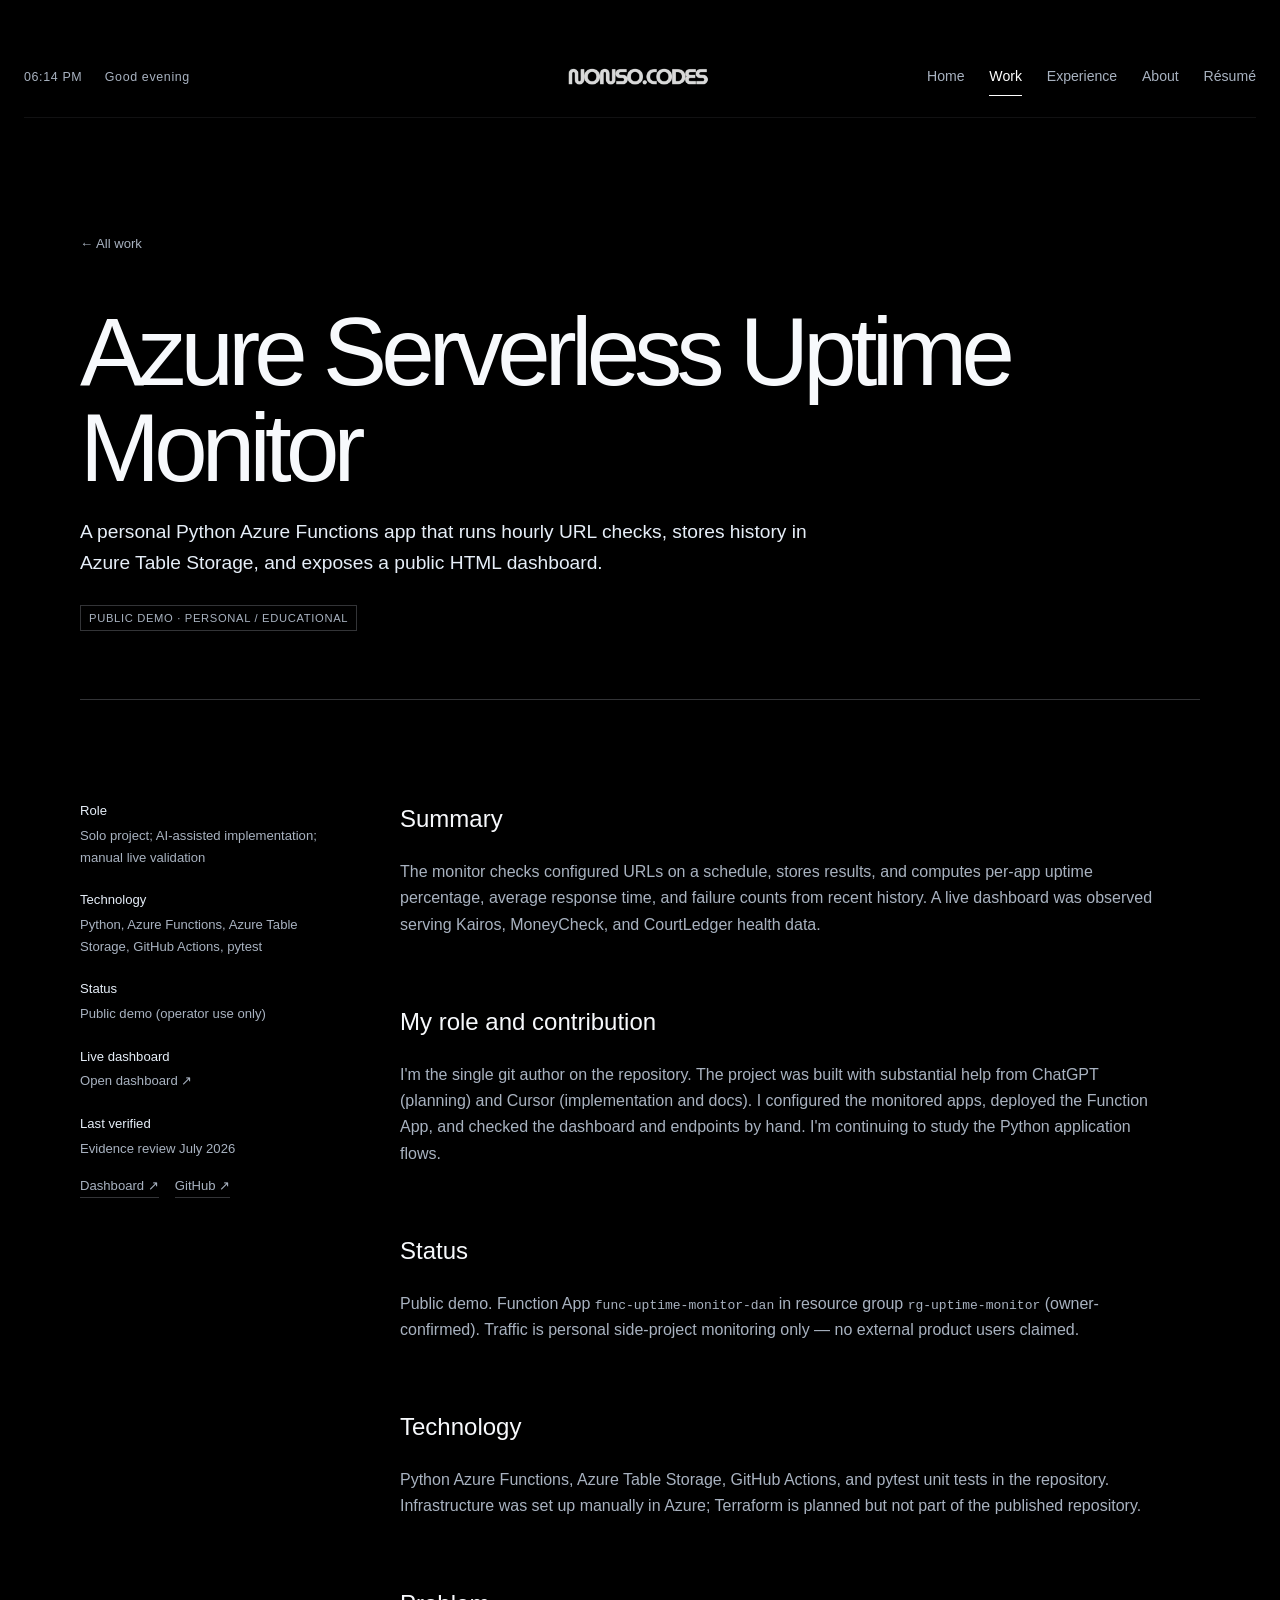
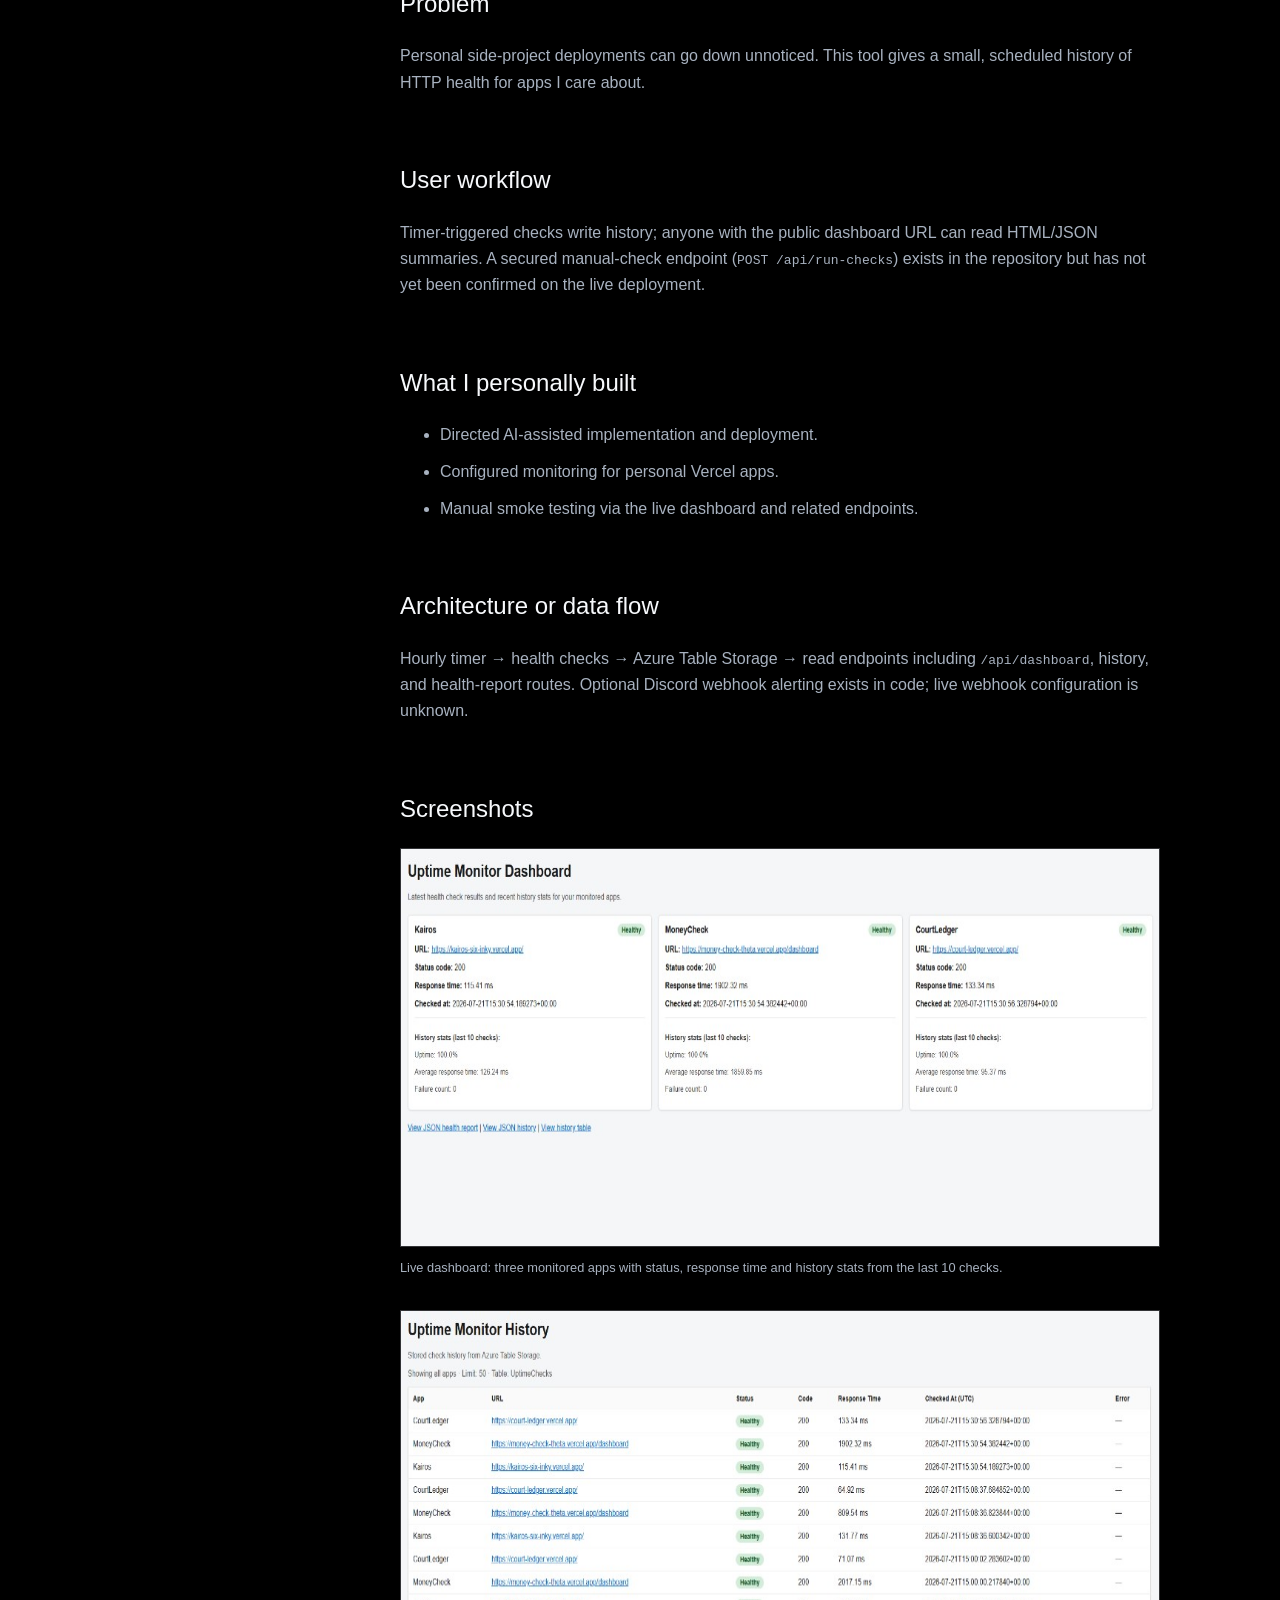
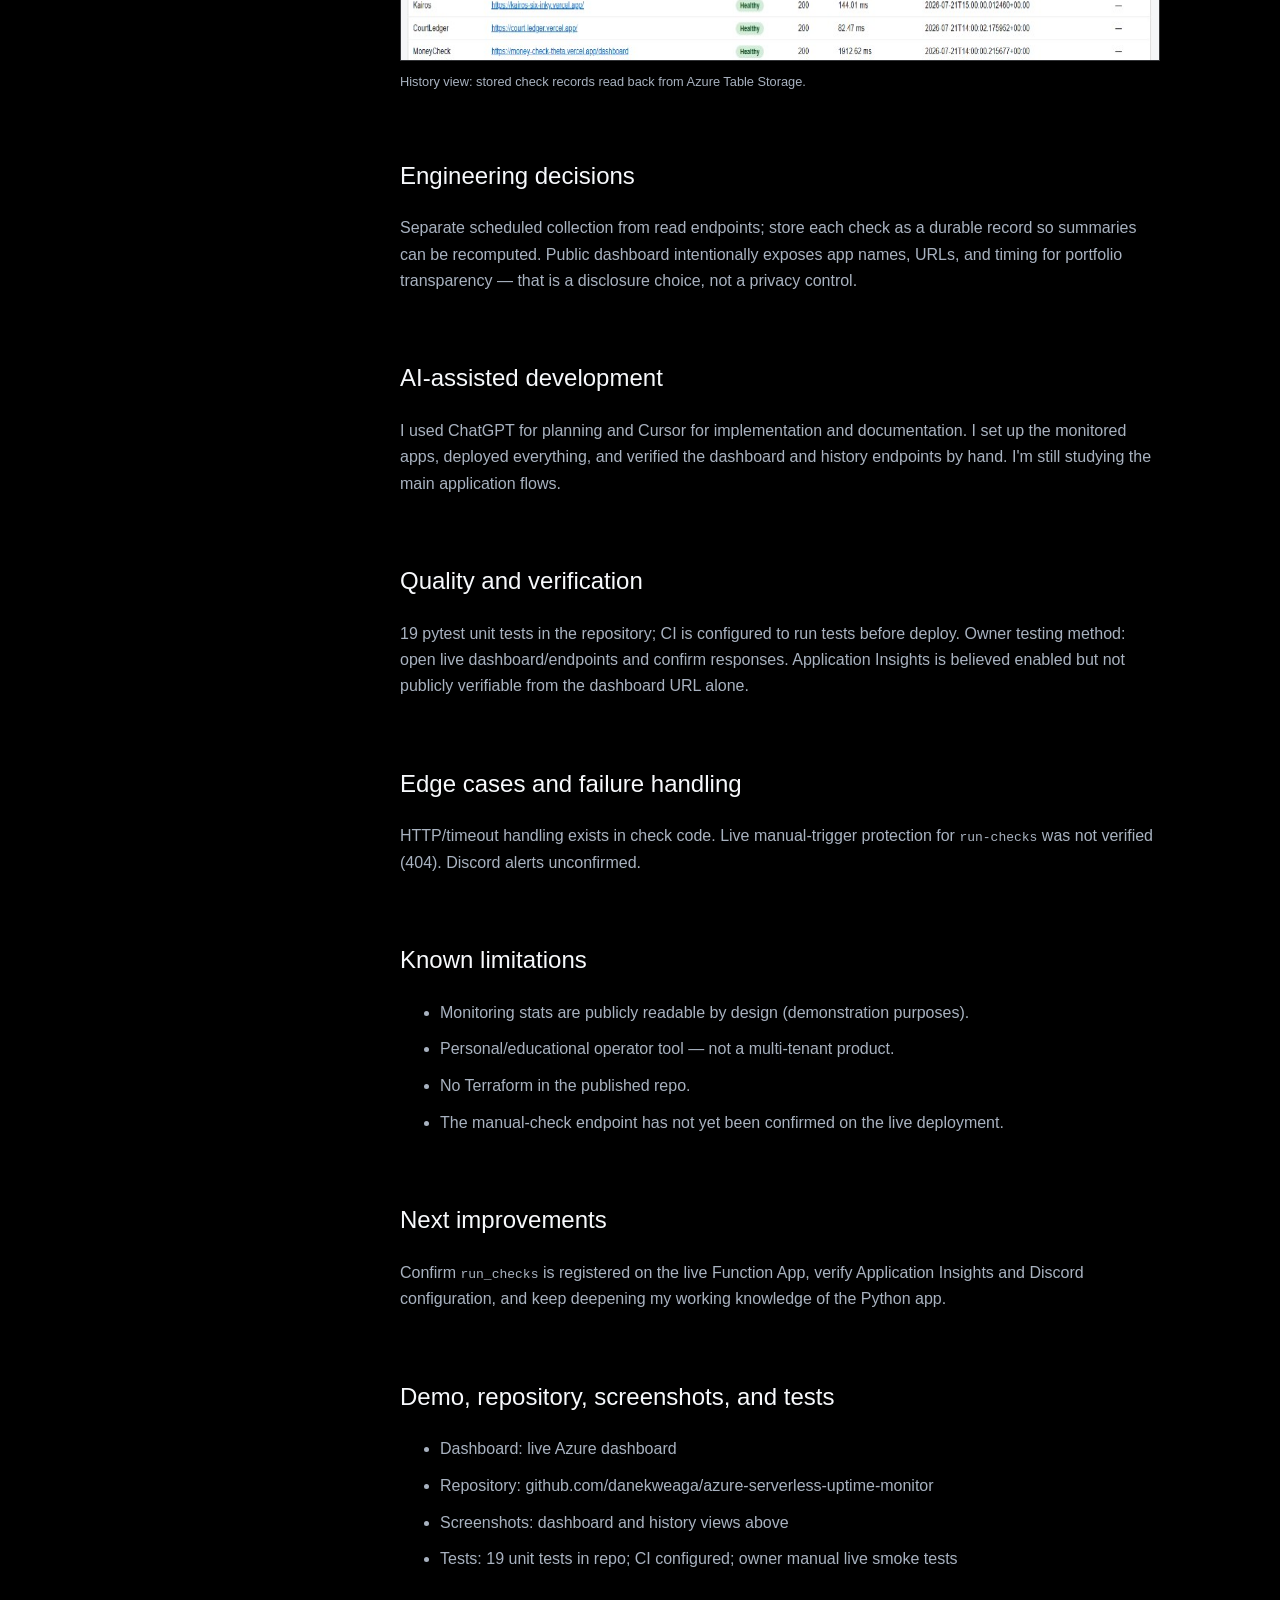
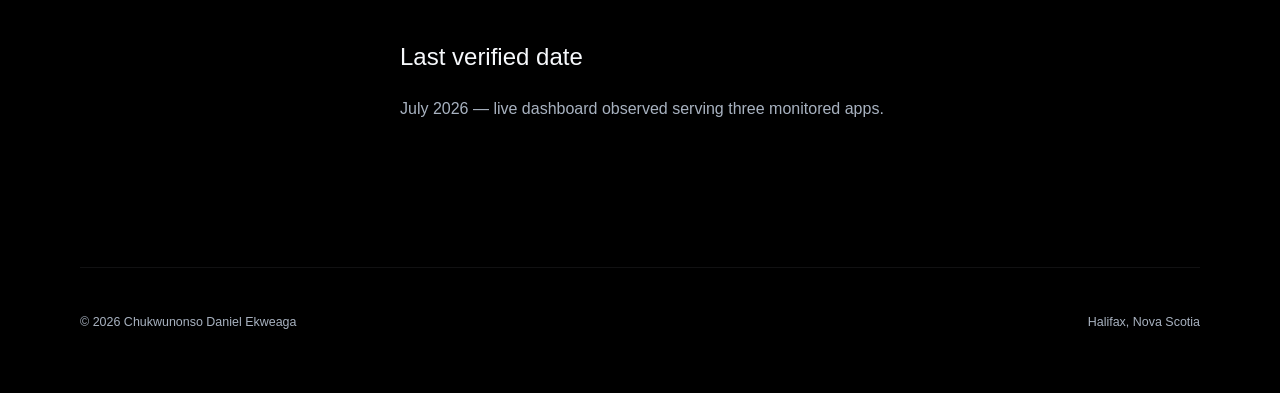
<file: projects/azure-monitor.html>
<!doctype html><html lang="en"><head><meta charset="utf-8"><meta name="viewport" content="width=device-width,initial-scale=1"><title>Azure Uptime Monitor Case Study | Nonso Ekweaga</title><meta name="description" content="Personal Azure Functions uptime monitor with a live public dashboard for side-project health checks."><link rel="canonical" href="https://nonso.online/projects/azure-monitor.html"><meta property="og:title" content="Azure Uptime Monitor | Nonso Ekweaga"><meta property="og:description" content="Python Azure Functions + Table Storage uptime monitoring with a live dashboard."><meta property="og:type" content="article"><meta property="og:url" content="https://nonso.online/projects/azure-monitor.html"><meta property="og:image" content="https://nonso.online/social-share.svg"><meta name="twitter:card" content="summary_large_image"><meta name="theme-color" content="#000000"><link rel="icon" type="image/png" href="../header image.png"><link rel="apple-touch-icon" href="../header image.png"><link rel="stylesheet" href="../style.css"></head><body data-page="work"><a class="skip-link" href="#main">Skip to content</a><header class="site-header"><div class="header-meta"><span class="clock" aria-label="Local time"></span><span class="greeting" aria-live="polite">Hello</span></div><a class="wordmark" href="../index.html" aria-label="nonso.online home"><img src="../nonso wo bg.png" alt="nonso.online"></a><button class="menu-toggle" type="button" aria-expanded="false" aria-controls="site-nav"><span></span><span></span><span></span><span class="sr-only">Open navigation</span></button><nav id="site-nav" class="site-nav" aria-label="Main navigation"></nav></header><main id="main" class="shell"><header class="project-hero reveal"><a href="../work.html">← All work</a><h1>Azure Serverless Uptime Monitor</h1><p class="lede">A personal Python Azure Functions app that runs hourly URL checks, stores history in Azure Table Storage, and exposes a public HTML dashboard.</p><span class="tag">Public demo · Personal / educational</span></header><div class="project-layout reveal"><aside class="project-aside"><dl><dt>Role</dt><dd>Solo project; AI-assisted implementation; manual live validation</dd><dt>Technology</dt><dd>Python, Azure Functions, Azure Table Storage, GitHub Actions, pytest</dd><dt>Status</dt><dd>Public demo (operator use only)</dd><dt>Live dashboard</dt><dd><a href="https://func-uptime-monitor-dan-ccbzfebzdwf4cbe3.canadacentral-01.azurewebsites.net/api/dashboard" target="_blank" rel="noopener noreferrer">Open dashboard ↗</a></dd><dt>Last verified</dt><dd>Evidence review July 2026</dd></dl><div class="link-group"><a href="https://func-uptime-monitor-dan-ccbzfebzdwf4cbe3.canadacentral-01.azurewebsites.net/api/dashboard" target="_blank" rel="noopener noreferrer">Dashboard ↗</a><a href="https://github.com/danekweaga/azure-serverless-uptime-monitor" target="_blank" rel="noopener noreferrer">GitHub ↗</a></div></aside><article class="project-story">
<section><h2>Summary</h2><p>The monitor checks configured URLs on a schedule, stores results, and computes per-app uptime percentage, average response time, and failure counts from recent history. A live dashboard was observed serving Kairos, MoneyCheck, and CourtLedger health data.</p></section>
<section><h2>My role and contribution</h2><p>I'm the single git author on the repository. The project was built with substantial help from ChatGPT (planning) and Cursor (implementation and docs). I configured the monitored apps, deployed the Function App, and checked the dashboard and endpoints by hand. I'm continuing to study the Python application flows.</p></section>
<section><h2>Status</h2><p>Public demo. Function App <code>func-uptime-monitor-dan</code> in resource group <code>rg-uptime-monitor</code> (owner-confirmed). Traffic is personal side-project monitoring only — no external product users claimed.</p></section>
<section><h2>Technology</h2><p>Python Azure Functions, Azure Table Storage, GitHub Actions, and pytest unit tests in the repository. Infrastructure was set up manually in Azure; Terraform is planned but not part of the published repository.</p></section>
<section><h2>Problem</h2><p>Personal side-project deployments can go down unnoticed. This tool gives a small, scheduled history of HTTP health for apps I care about.</p></section>
<section><h2>User workflow</h2><p>Timer-triggered checks write history; anyone with the public dashboard URL can read HTML/JSON summaries. A secured manual-check endpoint (<code>POST /api/run-checks</code>) exists in the repository but has not yet been confirmed on the live deployment.</p></section>
<section><h2>What I personally built</h2><ul><li>Directed AI-assisted implementation and deployment.</li><li>Configured monitoring for personal Vercel apps.</li><li>Manual smoke testing via the live dashboard and related endpoints.</li></ul></section>
<section><h2>Architecture or data flow</h2><p>Hourly timer → health checks → Azure Table Storage → read endpoints including <code>/api/dashboard</code>, history, and health-report routes. Optional Discord webhook alerting exists in code; live webhook configuration is unknown.</p></section>
<section><h2>Screenshots</h2><figure class="screenshot"><a class="screenshot-zoom" href="../images/uptime-monitor-dashboard.png" aria-label="View Uptime Monitor dashboard screenshot full size"><img src="../images/uptime-monitor-dashboard.png" alt="Uptime Monitor dashboard showing Kairos, MoneyCheck and CourtLedger all healthy with uptime and response-time stats" width="1024" height="399" loading="lazy"></a><figcaption>Live dashboard: three monitored apps with status, response time and history stats from the last 10 checks.</figcaption></figure><figure class="screenshot"><a class="screenshot-zoom" href="../images/uptime-monitor-history.png" aria-label="View Uptime Monitor history screenshot full size"><img src="../images/uptime-monitor-history.png" alt="Uptime Monitor history table listing stored checks from Azure Table Storage with status, response time and timestamps" width="1024" height="351" loading="lazy"></a><figcaption>History view: stored check records read back from Azure Table Storage.</figcaption></figure></section>
<section><h2>Engineering decisions</h2><p>Separate scheduled collection from read endpoints; store each check as a durable record so summaries can be recomputed. Public dashboard intentionally exposes app names, URLs, and timing for portfolio transparency — that is a disclosure choice, not a privacy control.</p></section>
<section><h2>AI-assisted development</h2><p>I used ChatGPT for planning and Cursor for implementation and documentation. I set up the monitored apps, deployed everything, and verified the dashboard and history endpoints by hand. I'm still studying the main application flows.</p></section>
<section><h2>Quality and verification</h2><p>19 pytest unit tests in the repository; CI is configured to run tests before deploy. Owner testing method: open live dashboard/endpoints and confirm responses. Application Insights is believed enabled but not publicly verifiable from the dashboard URL alone.</p></section>
<section><h2>Edge cases and failure handling</h2><p>HTTP/timeout handling exists in check code. Live manual-trigger protection for <code>run-checks</code> was not verified (404). Discord alerts unconfirmed.</p></section>
<section><h2>Known limitations</h2><ul><li>Monitoring stats are publicly readable by design (demonstration purposes).</li><li>Personal/educational operator tool — not a multi-tenant product.</li><li>No Terraform in the published repo.</li><li>The manual-check endpoint has not yet been confirmed on the live deployment.</li></ul></section>
<section><h2>Next improvements</h2><p>Confirm <code>run_checks</code> is registered on the live Function App, verify Application Insights and Discord configuration, and keep deepening my working knowledge of the Python app.</p></section>
<section><h2>Demo, repository, screenshots, and tests</h2><ul><li>Dashboard: <a href="https://func-uptime-monitor-dan-ccbzfebzdwf4cbe3.canadacentral-01.azurewebsites.net/api/dashboard" target="_blank" rel="noopener noreferrer">live Azure dashboard</a></li><li>Repository: <a href="https://github.com/danekweaga/azure-serverless-uptime-monitor" target="_blank" rel="noopener noreferrer">github.com/danekweaga/azure-serverless-uptime-monitor</a></li><li>Screenshots: dashboard and history views above</li><li>Tests: 19 unit tests in repo; CI configured; owner manual live smoke tests</li></ul></section>
<section><h2>Last verified date</h2><p>July 2026 — live dashboard observed serving three monitored apps.</p></section>
</article></div></main><footer class="site-footer shell"><p>© <span data-year></span> Chukwunonso Daniel Ekweaga</p><p>Halifax, Nova Scotia</p></footer><script src="../script.js"></script></body></html>
</file>
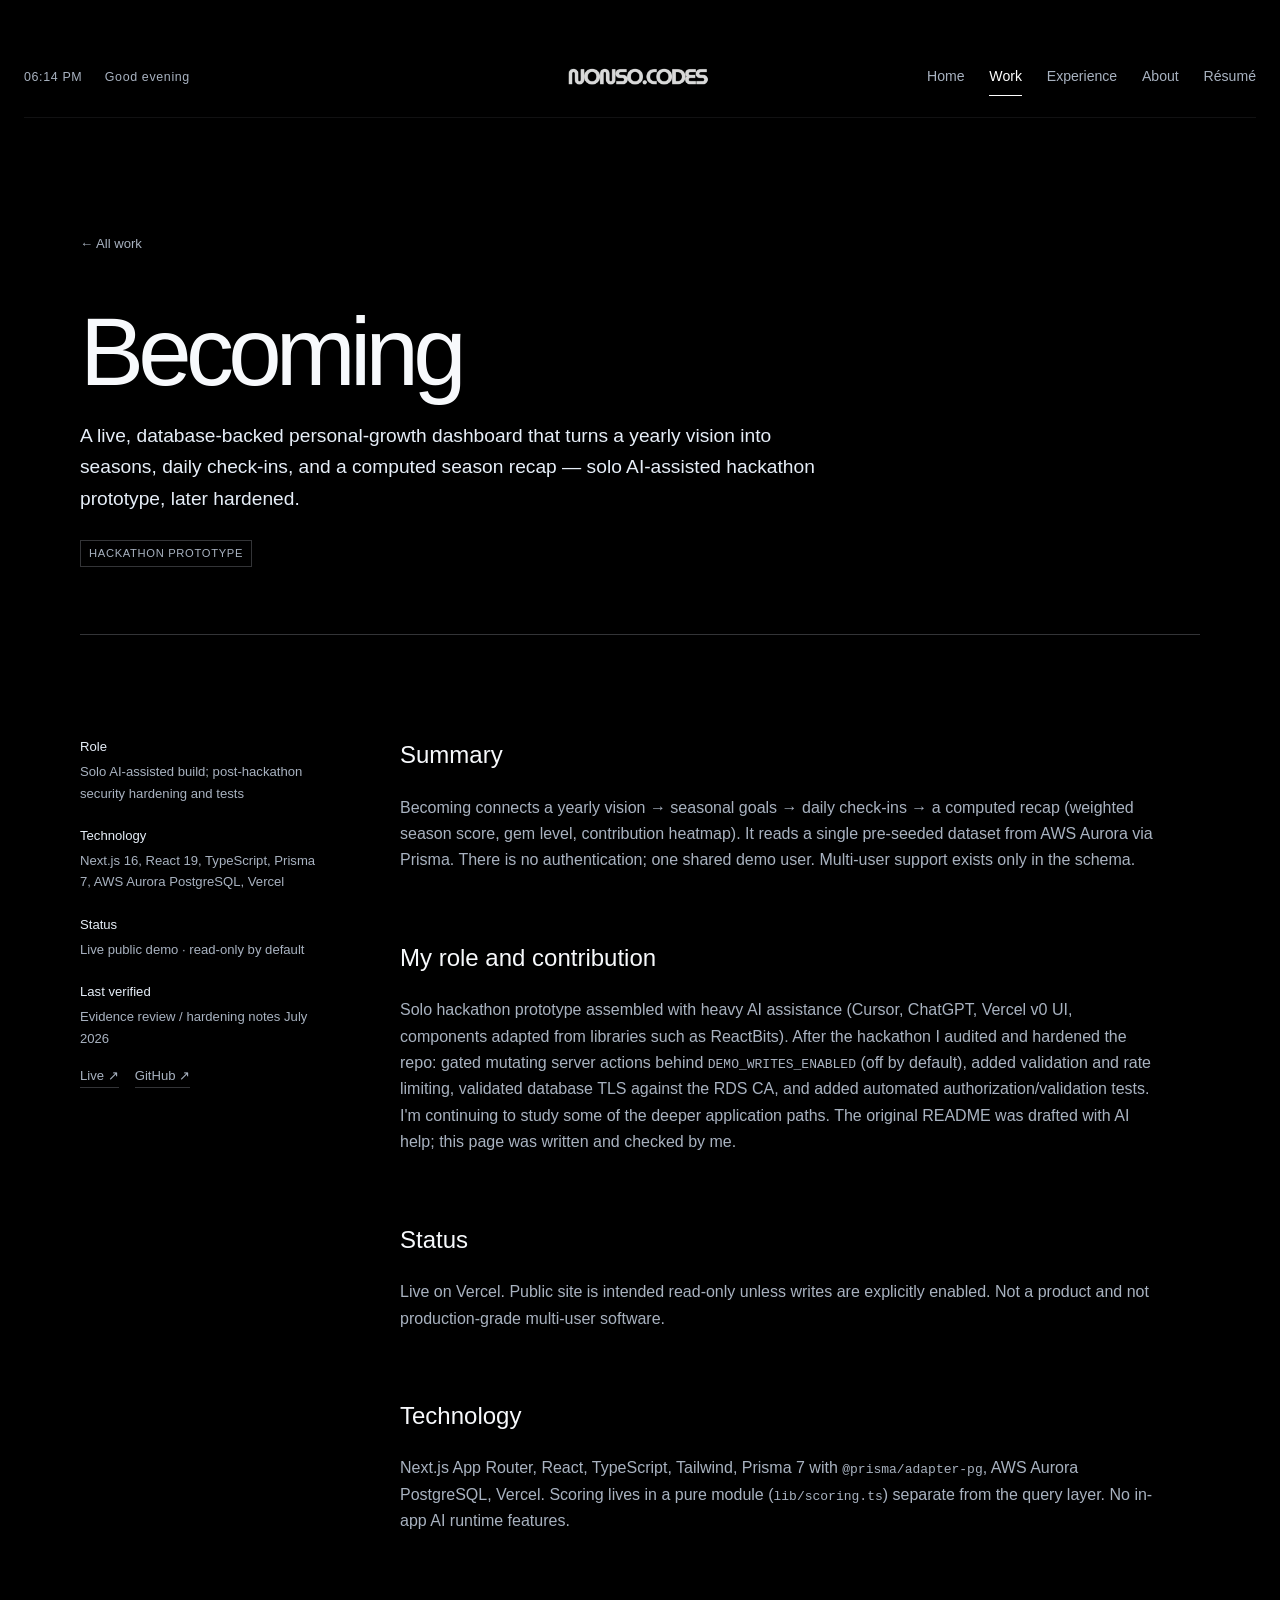
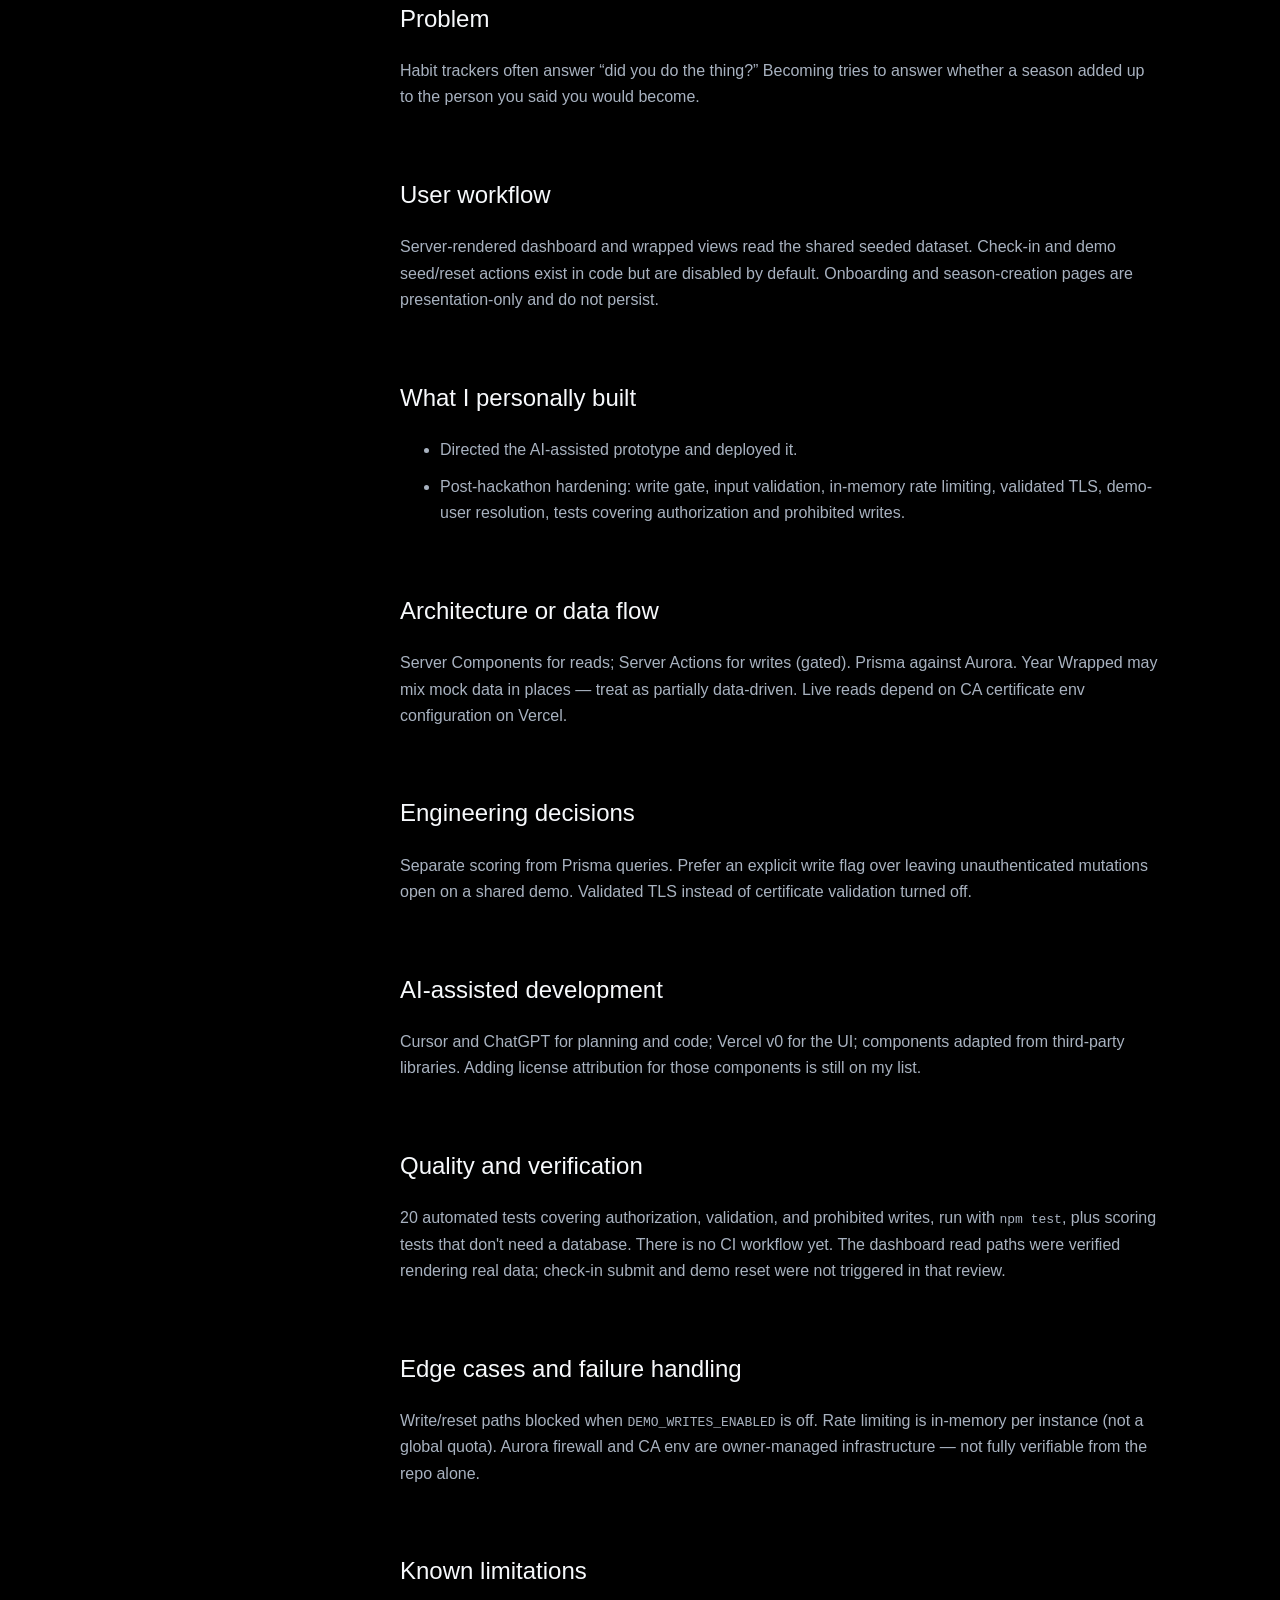
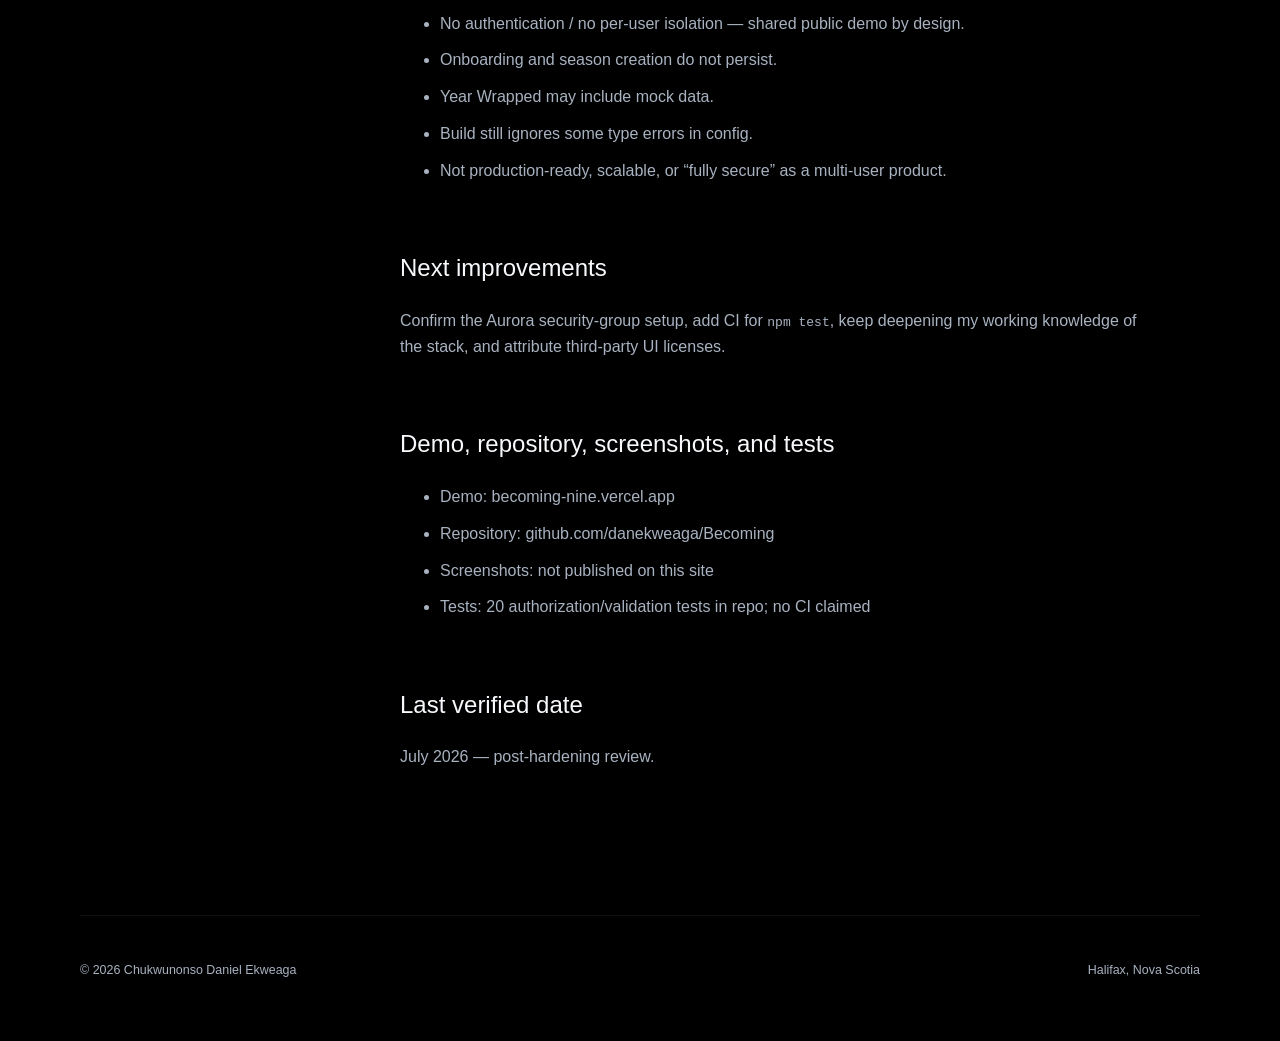
<file: projects/becoming.html>
<!doctype html><html lang="en"><head><meta charset="utf-8"><meta name="viewport" content="width=device-width,initial-scale=1"><title>Becoming Case Study | Nonso Ekweaga</title><meta name="description" content="Becoming — a live, database-backed personal-growth hackathon prototype on Next.js and AWS Aurora, later security-hardened."><link rel="canonical" href="https://nonso.online/projects/becoming.html"><meta property="og:title" content="Becoming Case Study | Nonso Ekweaga"><meta property="og:description" content="A solo AI-assisted hackathon prototype with post-hardening write gates and tests."><meta property="og:type" content="article"><meta property="og:url" content="https://nonso.online/projects/becoming.html"><meta property="og:image" content="https://nonso.online/social-share.svg"><meta name="twitter:card" content="summary_large_image"><meta name="theme-color" content="#000000"><link rel="icon" type="image/png" href="../header image.png"><link rel="apple-touch-icon" href="../header image.png"><link rel="stylesheet" href="../style.css"></head><body data-page="work"><a class="skip-link" href="#main">Skip to content</a><header class="site-header"><div class="header-meta"><span class="clock" aria-label="Local time"></span><span class="greeting" aria-live="polite">Hello</span></div><a class="wordmark" href="../index.html" aria-label="nonso.online home"><img src="../nonso wo bg.png" alt="nonso.online"></a><button class="menu-toggle" type="button" aria-expanded="false" aria-controls="site-nav"><span></span><span></span><span></span><span class="sr-only">Open navigation</span></button><nav id="site-nav" class="site-nav" aria-label="Main navigation"></nav></header><main id="main" class="shell"><header class="project-hero reveal"><a href="../work.html">← All work</a><h1>Becoming</h1><p class="lede">A live, database-backed personal-growth dashboard that turns a yearly vision into seasons, daily check-ins, and a computed season recap — solo AI-assisted hackathon prototype, later hardened.</p><span class="tag">Hackathon prototype</span></header><div class="project-layout reveal"><aside class="project-aside"><dl><dt>Role</dt><dd>Solo AI-assisted build; post-hackathon security hardening and tests</dd><dt>Technology</dt><dd>Next.js 16, React 19, TypeScript, Prisma 7, AWS Aurora PostgreSQL, Vercel</dd><dt>Status</dt><dd>Live public demo · read-only by default</dd><dt>Last verified</dt><dd>Evidence review / hardening notes July 2026</dd></dl><div class="link-group"><a href="https://becoming-nine.vercel.app/" target="_blank" rel="noopener noreferrer">Live ↗</a><a href="https://github.com/danekweaga/Becoming" target="_blank" rel="noopener noreferrer">GitHub ↗</a></div></aside><article class="project-story">
<section><h2>Summary</h2><p>Becoming connects a yearly vision → seasonal goals → daily check-ins → a computed recap (weighted season score, gem level, contribution heatmap). It reads a single pre-seeded dataset from AWS Aurora via Prisma. There is no authentication; one shared demo user. Multi-user support exists only in the schema.</p></section>
<section><h2>My role and contribution</h2><p>Solo hackathon prototype assembled with heavy AI assistance (Cursor, ChatGPT, Vercel v0 UI, components adapted from libraries such as ReactBits). After the hackathon I audited and hardened the repo: gated mutating server actions behind <code>DEMO_WRITES_ENABLED</code> (off by default), added validation and rate limiting, validated database TLS against the RDS CA, and added automated authorization/validation tests. I'm continuing to study some of the deeper application paths. The original README was drafted with AI help; this page was written and checked by me.</p></section>
<section><h2>Status</h2><p>Live on Vercel. Public site is intended read-only unless writes are explicitly enabled. Not a product and not production-grade multi-user software.</p></section>
<section><h2>Technology</h2><p>Next.js App Router, React, TypeScript, Tailwind, Prisma 7 with <code>@prisma/adapter-pg</code>, AWS Aurora PostgreSQL, Vercel. Scoring lives in a pure module (<code>lib/scoring.ts</code>) separate from the query layer. No in-app AI runtime features.</p></section>
<section><h2>Problem</h2><p>Habit trackers often answer “did you do the thing?” Becoming tries to answer whether a season added up to the person you said you would become.</p></section>
<section><h2>User workflow</h2><p>Server-rendered dashboard and wrapped views read the shared seeded dataset. Check-in and demo seed/reset actions exist in code but are disabled by default. Onboarding and season-creation pages are presentation-only and do not persist.</p></section>
<section><h2>What I personally built</h2><ul><li>Directed the AI-assisted prototype and deployed it.</li><li>Post-hackathon hardening: write gate, input validation, in-memory rate limiting, validated TLS, demo-user resolution, tests covering authorization and prohibited writes.</li></ul></section>
<section><h2>Architecture or data flow</h2><p>Server Components for reads; Server Actions for writes (gated). Prisma against Aurora. Year Wrapped may mix mock data in places — treat as partially data-driven. Live reads depend on CA certificate env configuration on Vercel.</p></section>
<section><h2>Engineering decisions</h2><p>Separate scoring from Prisma queries. Prefer an explicit write flag over leaving unauthenticated mutations open on a shared demo. Validated TLS instead of certificate validation turned off.</p></section>
<section><h2>AI-assisted development</h2><p>Cursor and ChatGPT for planning and code; Vercel v0 for the UI; components adapted from third-party libraries. Adding license attribution for those components is still on my list.</p></section>
<section><h2>Quality and verification</h2><p>20 automated tests covering authorization, validation, and prohibited writes, run with <code>npm test</code>, plus scoring tests that don't need a database. There is no CI workflow yet. The dashboard read paths were verified rendering real data; check-in submit and demo reset were not triggered in that review.</p></section>
<section><h2>Edge cases and failure handling</h2><p>Write/reset paths blocked when <code>DEMO_WRITES_ENABLED</code> is off. Rate limiting is in-memory per instance (not a global quota). Aurora firewall and CA env are owner-managed infrastructure — not fully verifiable from the repo alone.</p></section>
<section><h2>Known limitations</h2><ul><li>No authentication / no per-user isolation — shared public demo by design.</li><li>Onboarding and season creation do not persist.</li><li>Year Wrapped may include mock data.</li><li>Build still ignores some type errors in config.</li><li>Not production-ready, scalable, or “fully secure” as a multi-user product.</li></ul></section>
<section><h2>Next improvements</h2><p>Confirm the Aurora security-group setup, add CI for <code>npm test</code>, keep deepening my working knowledge of the stack, and attribute third-party UI licenses.</p></section>
<section><h2>Demo, repository, screenshots, and tests</h2><ul><li>Demo: <a href="https://becoming-nine.vercel.app/" target="_blank" rel="noopener noreferrer">becoming-nine.vercel.app</a></li><li>Repository: <a href="https://github.com/danekweaga/Becoming" target="_blank" rel="noopener noreferrer">github.com/danekweaga/Becoming</a></li><li>Screenshots: not published on this site</li><li>Tests: 20 authorization/validation tests in repo; no CI claimed</li></ul></section>
<section><h2>Last verified date</h2><p>July 2026 — post-hardening review.</p></section>
</article></div></main><footer class="site-footer shell"><p>© <span data-year></span> Chukwunonso Daniel Ekweaga</p><p>Halifax, Nova Scotia</p></footer><script src="../script.js"></script></body></html>
</file>
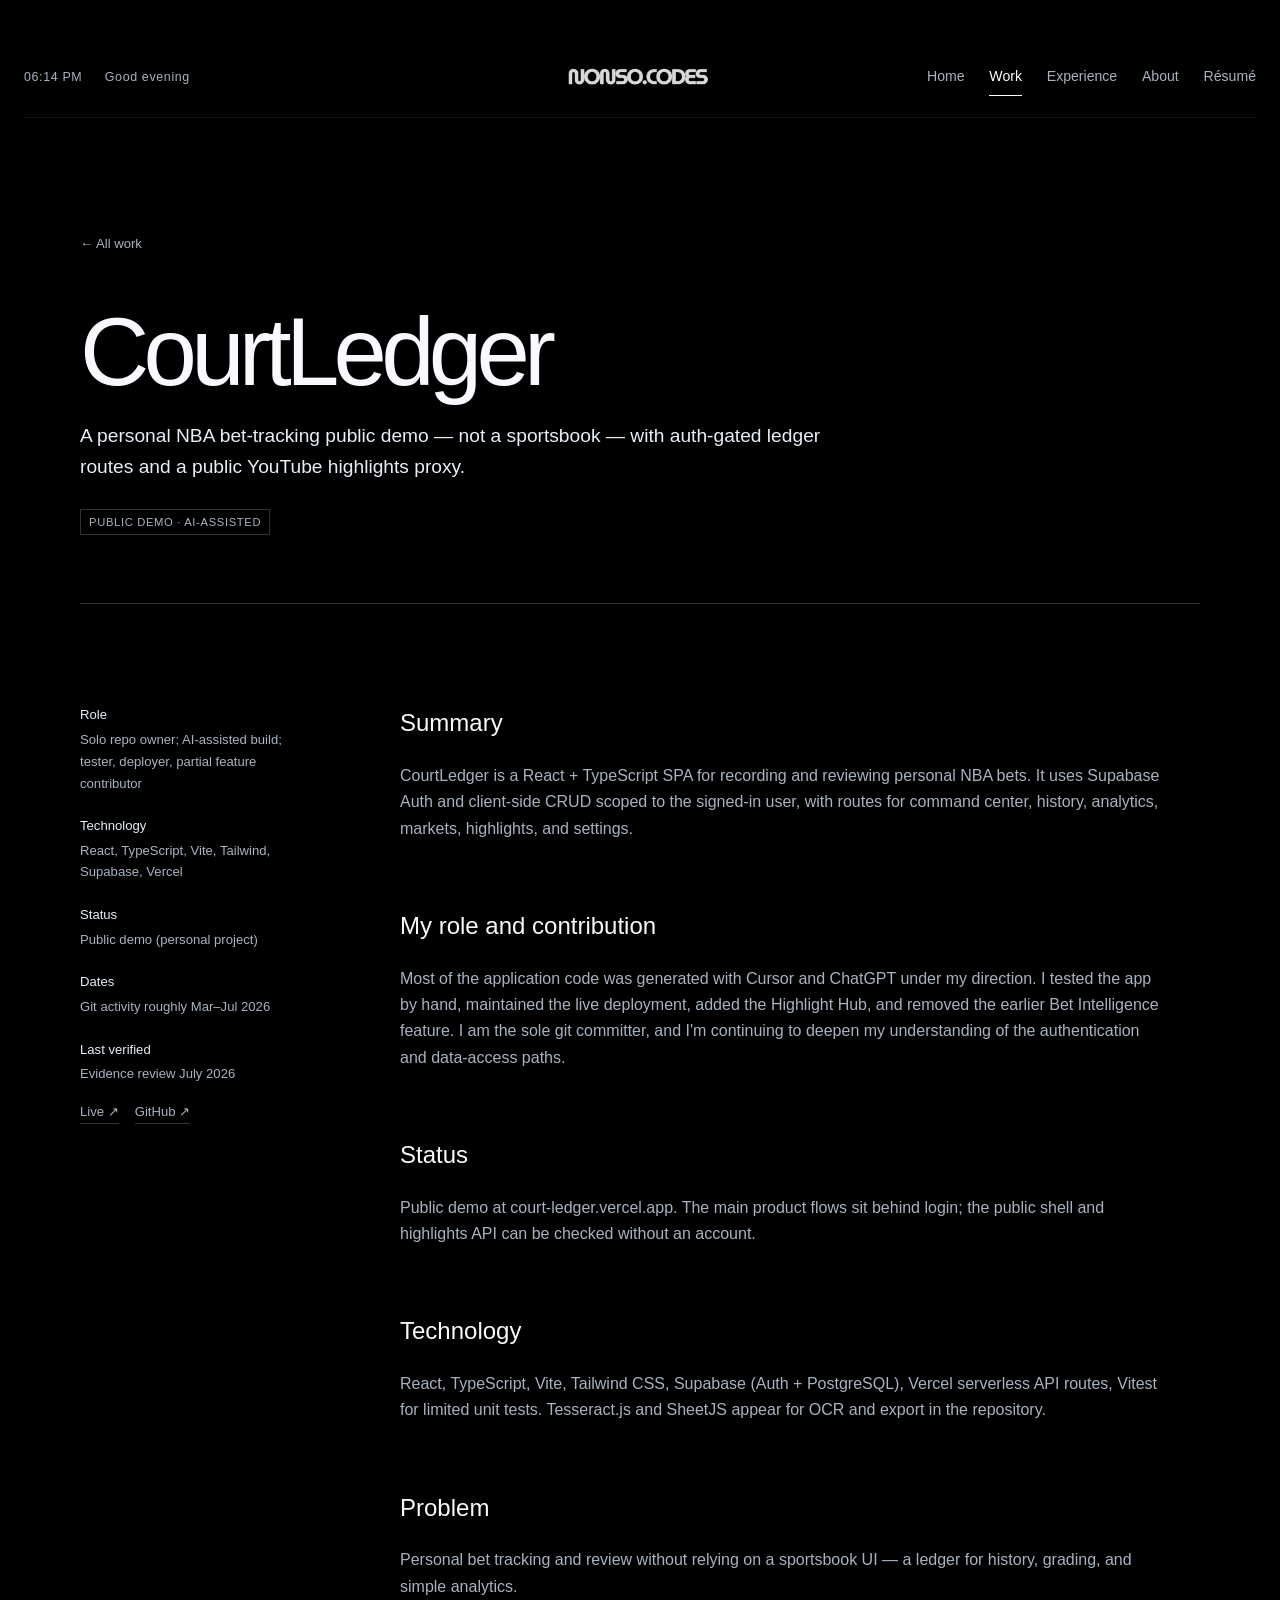
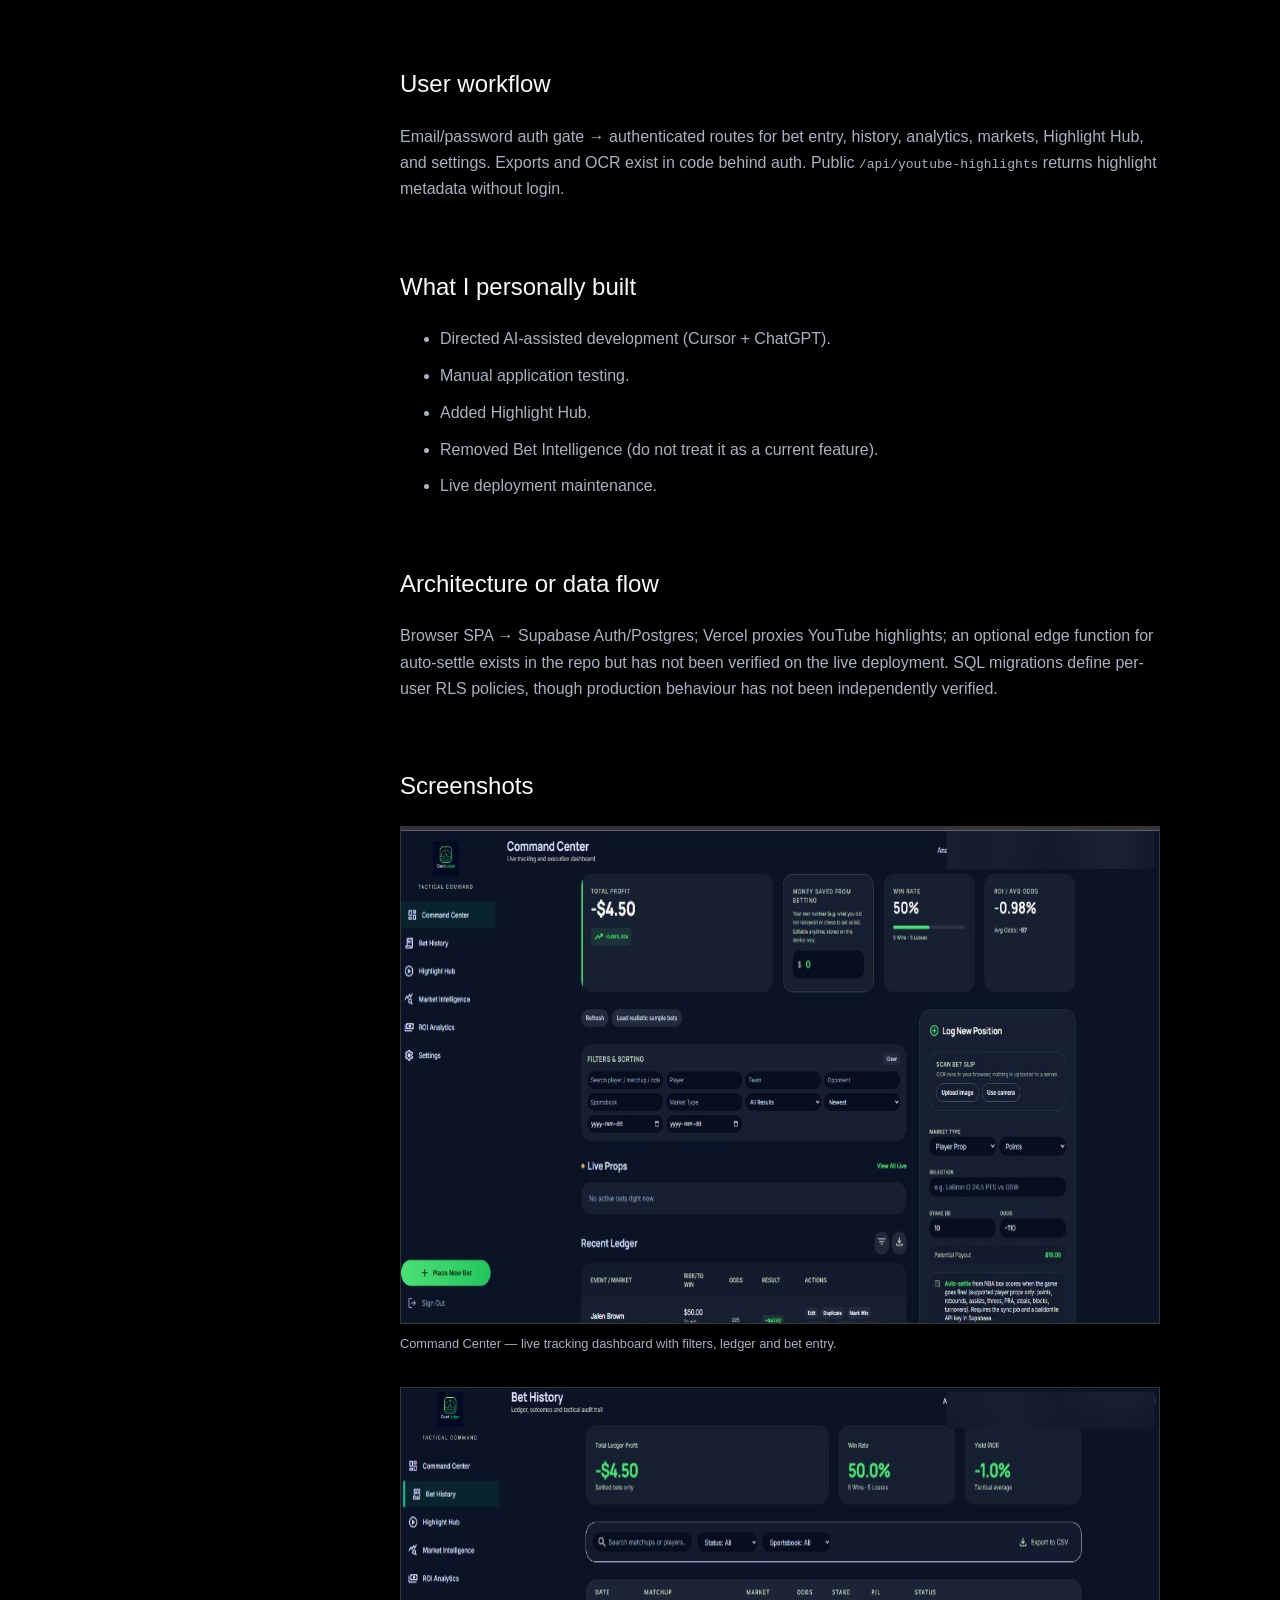
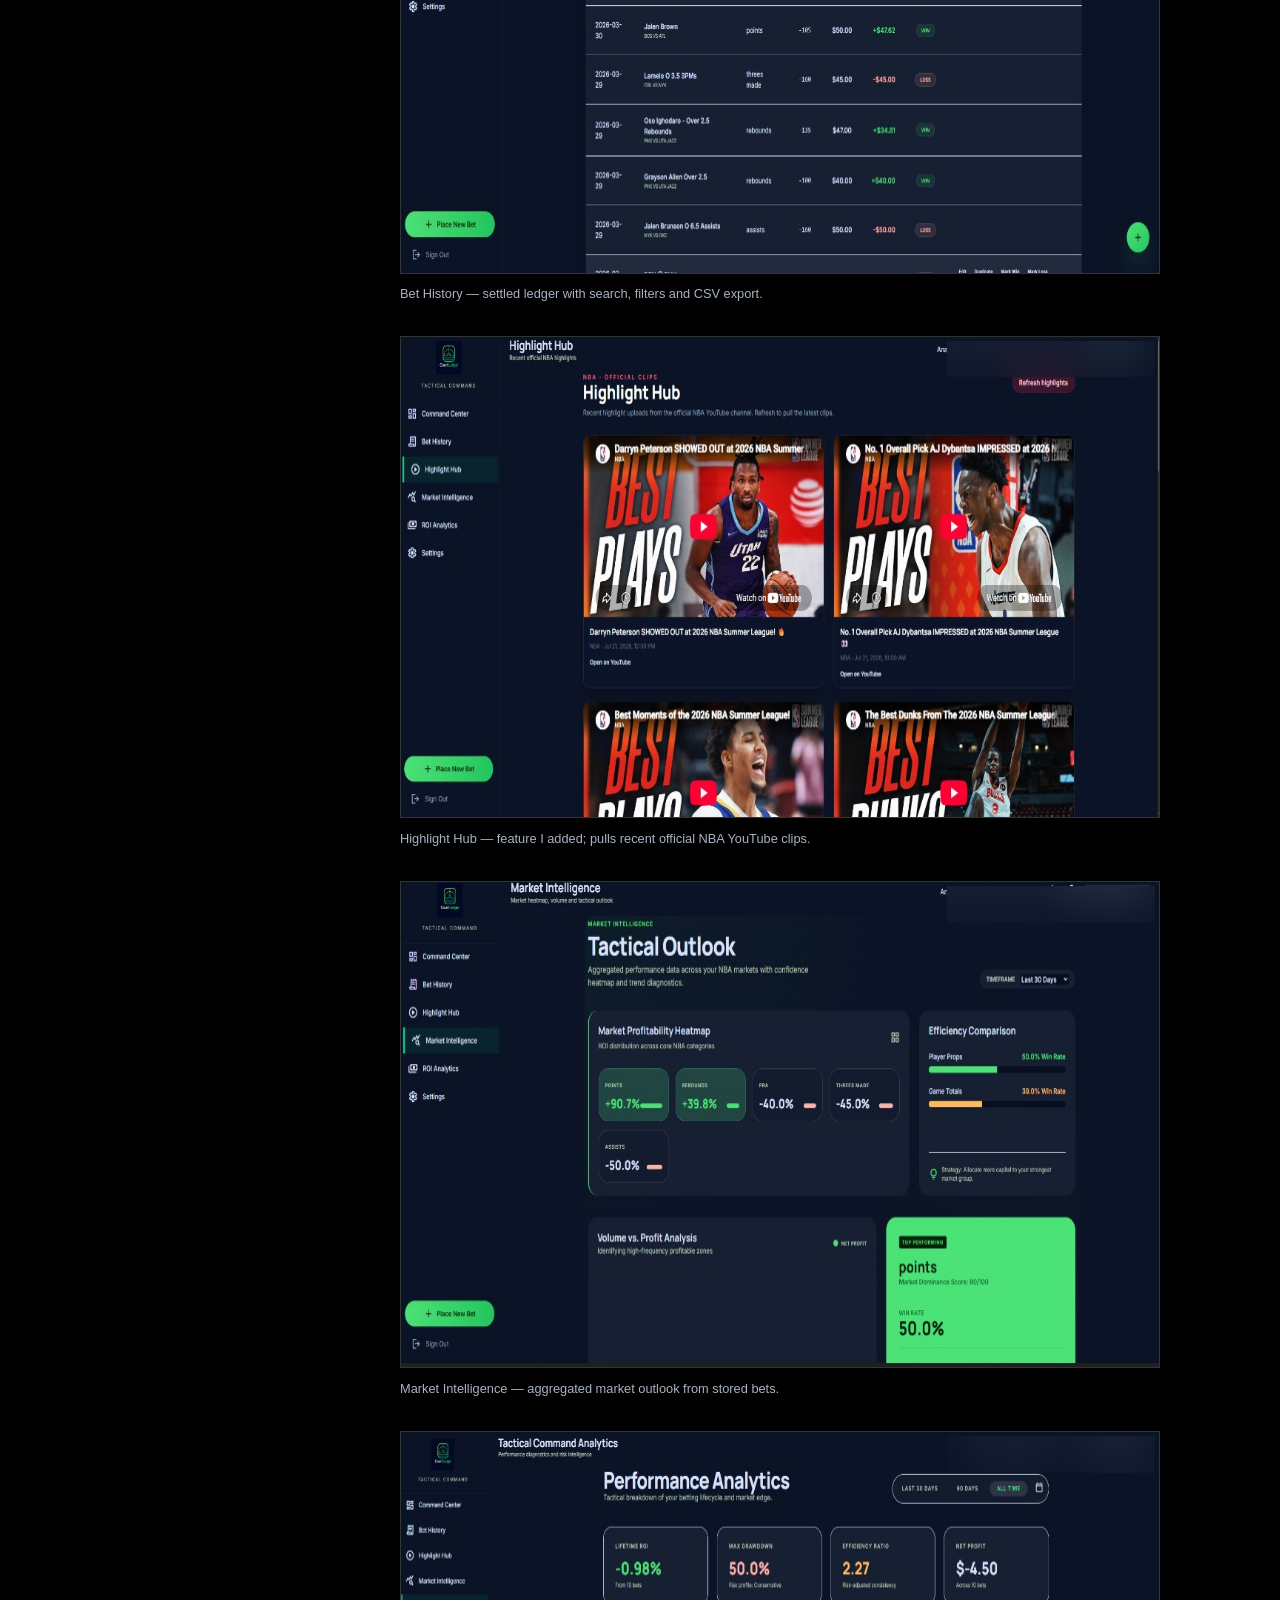
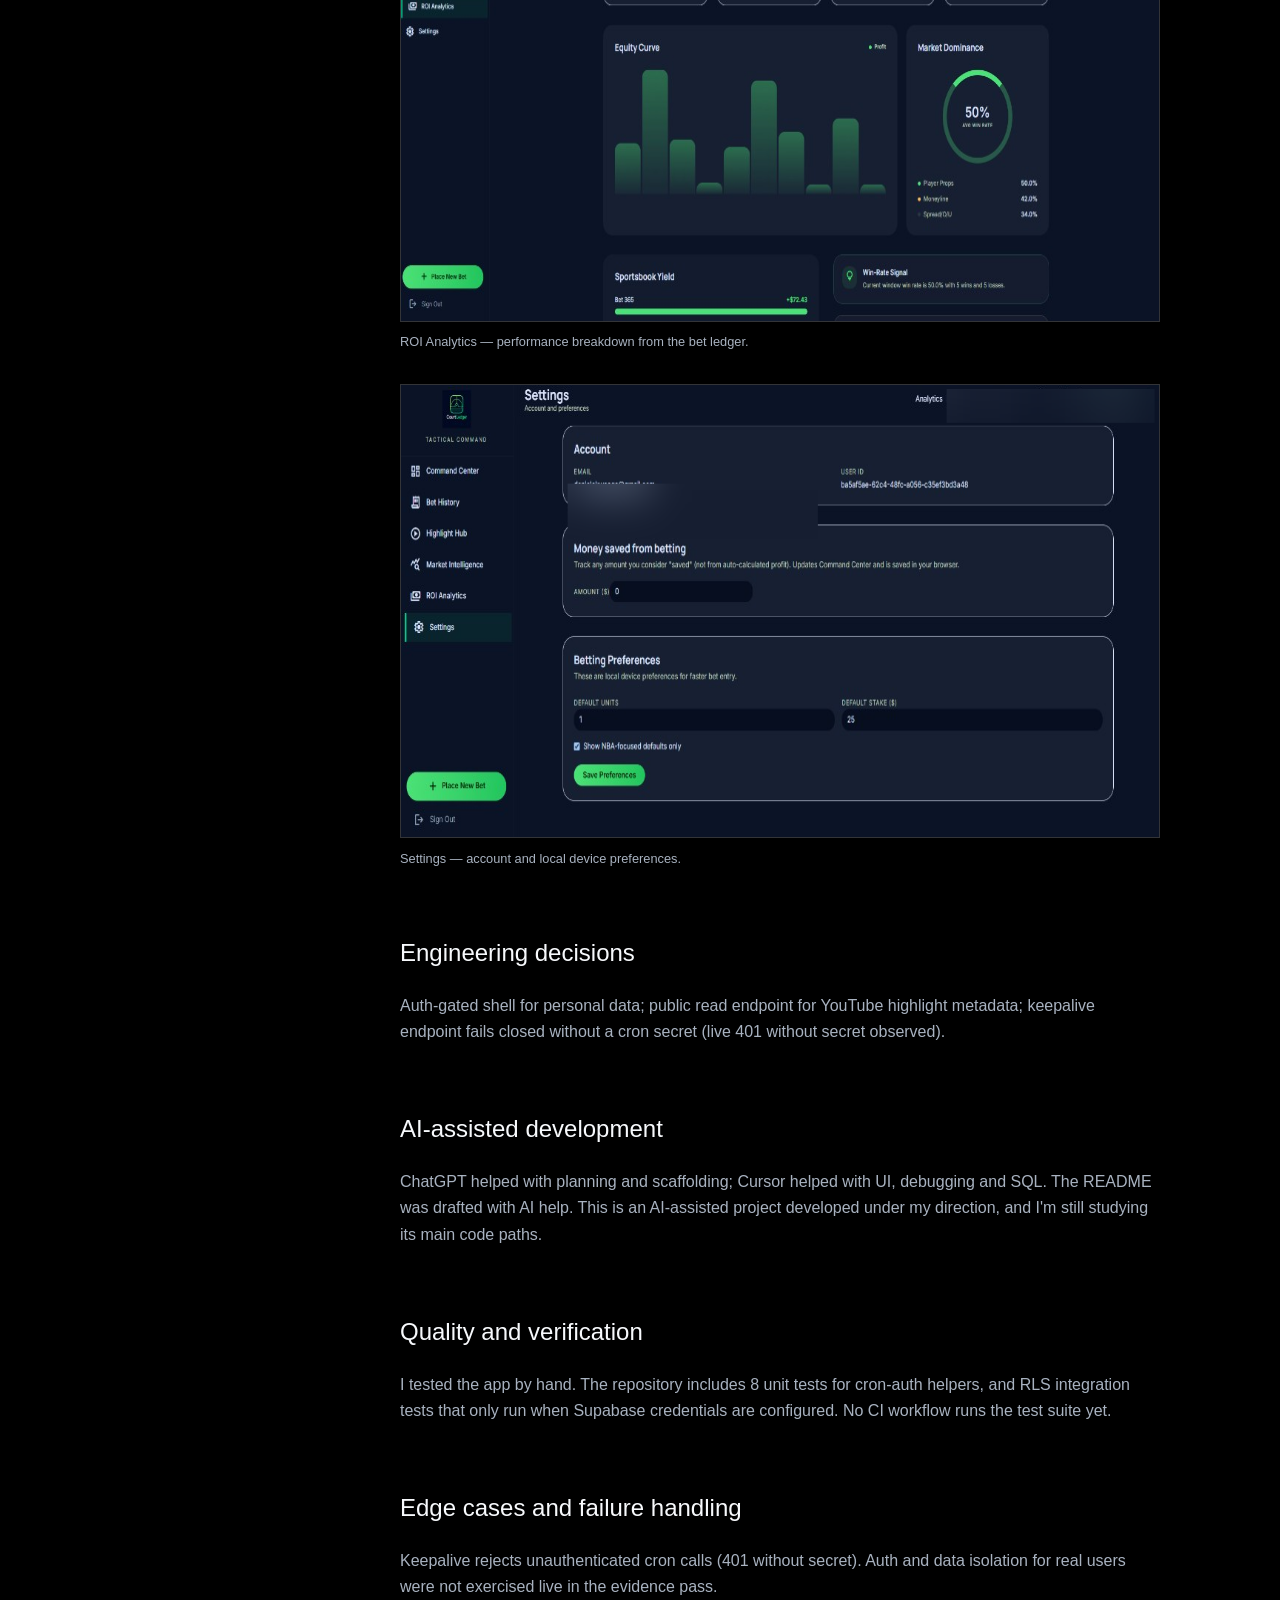
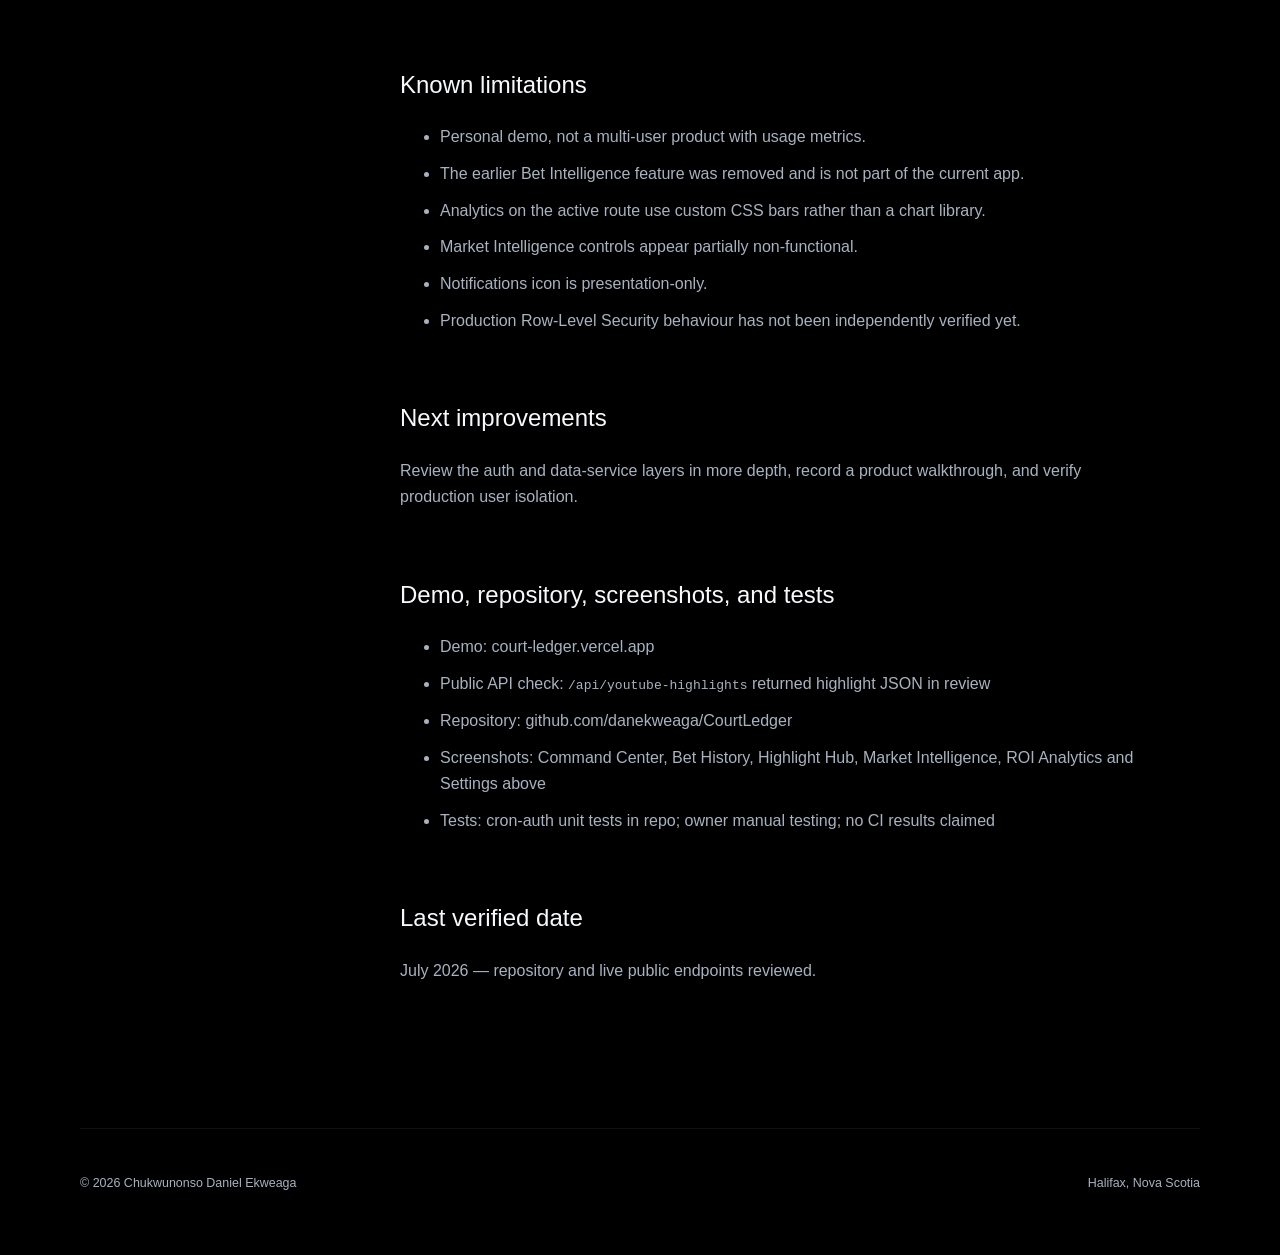
<file: projects/courtledger.html>
<!doctype html><html lang="en"><head><meta charset="utf-8"><meta name="viewport" content="width=device-width,initial-scale=1"><title>CourtLedger Case Study | Nonso Ekweaga</title><meta name="description" content="CourtLedger — a personal NBA bet-tracking public demo, AI-assisted, tested and partially extended by Nonso Ekweaga."><link rel="canonical" href="https://nonso.online/projects/courtledger.html"><meta property="og:title" content="CourtLedger Case Study | Nonso Ekweaga"><meta property="og:description" content="A personal NBA bet-tracking public demo on Vercel."><meta property="og:type" content="article"><meta property="og:url" content="https://nonso.online/projects/courtledger.html"><meta property="og:image" content="https://nonso.online/social-share.svg"><meta name="twitter:card" content="summary_large_image"><meta name="theme-color" content="#000000"><link rel="icon" type="image/png" href="../header image.png"><link rel="apple-touch-icon" href="../header image.png"><link rel="stylesheet" href="../style.css"></head><body data-page="work"><a class="skip-link" href="#main">Skip to content</a><header class="site-header"><div class="header-meta"><span class="clock" aria-label="Local time"></span><span class="greeting" aria-live="polite">Hello</span></div><a class="wordmark" href="../index.html" aria-label="nonso.online home"><img src="../nonso wo bg.png" alt="nonso.online"></a><button class="menu-toggle" type="button" aria-expanded="false" aria-controls="site-nav"><span></span><span></span><span></span><span class="sr-only">Open navigation</span></button><nav id="site-nav" class="site-nav" aria-label="Main navigation"></nav></header><main id="main" class="shell"><header class="project-hero reveal"><a href="../work.html">← All work</a><h1>CourtLedger</h1><p class="lede">A personal NBA bet-tracking public demo — not a sportsbook — with auth-gated ledger routes and a public YouTube highlights proxy.</p><span class="tag">Public demo · AI-assisted</span></header><div class="project-layout reveal"><aside class="project-aside"><dl><dt>Role</dt><dd>Solo repo owner; AI-assisted build; tester, deployer, partial feature contributor</dd><dt>Technology</dt><dd>React, TypeScript, Vite, Tailwind, Supabase, Vercel</dd><dt>Status</dt><dd>Public demo (personal project)</dd><dt>Dates</dt><dd>Git activity roughly Mar–Jul 2026</dd><dt>Last verified</dt><dd>Evidence review July 2026</dd></dl><div class="link-group"><a href="https://court-ledger.vercel.app/" target="_blank" rel="noopener noreferrer">Live ↗</a><a href="https://github.com/danekweaga/CourtLedger" target="_blank" rel="noopener noreferrer">GitHub ↗</a></div></aside><article class="project-story">
<section><h2>Summary</h2><p>CourtLedger is a React + TypeScript SPA for recording and reviewing personal NBA bets. It uses Supabase Auth and client-side CRUD scoped to the signed-in user, with routes for command center, history, analytics, markets, highlights, and settings.</p></section>
<section><h2>My role and contribution</h2><p>Most of the application code was generated with Cursor and ChatGPT under my direction. I tested the app by hand, maintained the live deployment, added the Highlight Hub, and removed the earlier Bet Intelligence feature. I am the sole git committer, and I'm continuing to deepen my understanding of the authentication and data-access paths.</p></section>
<section><h2>Status</h2><p>Public demo at <a href="https://court-ledger.vercel.app/" target="_blank" rel="noopener noreferrer">court-ledger.vercel.app</a>. The main product flows sit behind login; the public shell and highlights API can be checked without an account.</p></section>
<section><h2>Technology</h2><p>React, TypeScript, Vite, Tailwind CSS, Supabase (Auth + PostgreSQL), Vercel serverless API routes, Vitest for limited unit tests. Tesseract.js and SheetJS appear for OCR and export in the repository.</p></section>
<section><h2>Problem</h2><p>Personal bet tracking and review without relying on a sportsbook UI — a ledger for history, grading, and simple analytics.</p></section>
<section><h2>User workflow</h2><p>Email/password auth gate → authenticated routes for bet entry, history, analytics, markets, Highlight Hub, and settings. Exports and OCR exist in code behind auth. Public <code>/api/youtube-highlights</code> returns highlight metadata without login.</p></section>
<section><h2>What I personally built</h2><ul><li>Directed AI-assisted development (Cursor + ChatGPT).</li><li>Manual application testing.</li><li>Added Highlight Hub.</li><li>Removed Bet Intelligence (do not treat it as a current feature).</li><li>Live deployment maintenance.</li></ul></section>
<section><h2>Architecture or data flow</h2><p>Browser SPA → Supabase Auth/Postgres; Vercel proxies YouTube highlights; an optional edge function for auto-settle exists in the repo but has not been verified on the live deployment. SQL migrations define per-user RLS policies, though production behaviour has not been independently verified.</p></section>
<section><h2>Screenshots</h2>
<figure class="screenshot"><a class="screenshot-zoom" href="../images/courtledger-command-center.png" aria-label="View Command Center screenshot full size"><img src="../images/courtledger-command-center.png" alt="CourtLedger Command Center with summary cards, filters, recent ledger and log-new-position form" width="1024" height="498" loading="lazy"></a><figcaption>Command Center — live tracking dashboard with filters, ledger and bet entry.</figcaption></figure>
<figure class="screenshot"><a class="screenshot-zoom" href="../images/courtledger-bet-history.png" aria-label="View Bet History screenshot full size"><img src="../images/courtledger-bet-history.png" alt="CourtLedger Bet History table with profit, win rate and CSV export" width="1024" height="487" loading="lazy"></a><figcaption>Bet History — settled ledger with search, filters and CSV export.</figcaption></figure>
<figure class="screenshot"><a class="screenshot-zoom" href="../images/courtledger-highlight-hub.png" aria-label="View Highlight Hub screenshot full size"><img src="../images/courtledger-highlight-hub.png" alt="CourtLedger Highlight Hub showing NBA YouTube highlight cards" width="1024" height="482" loading="lazy"></a><figcaption>Highlight Hub — feature I added; pulls recent official NBA YouTube clips.</figcaption></figure>
<figure class="screenshot"><a class="screenshot-zoom" href="../images/courtledger-market-intelligence.png" aria-label="View Market Intelligence screenshot full size"><img src="../images/courtledger-market-intelligence.png" alt="CourtLedger Market Intelligence with profitability heatmap and efficiency comparison" width="1024" height="487" loading="lazy"></a><figcaption>Market Intelligence — aggregated market outlook from stored bets.</figcaption></figure>
<figure class="screenshot"><a class="screenshot-zoom" href="../images/courtledger-roi-analytics.png" aria-label="View ROI Analytics screenshot full size"><img src="../images/courtledger-roi-analytics.png" alt="CourtLedger ROI Analytics with equity curve and win-rate breakdown" width="1024" height="491" loading="lazy"></a><figcaption>ROI Analytics — performance breakdown from the bet ledger.</figcaption></figure>
<figure class="screenshot"><a class="screenshot-zoom" href="../images/courtledger-settings.png" aria-label="View Settings screenshot full size"><img src="../images/courtledger-settings.png" alt="CourtLedger Settings page with account preferences and local betting defaults" width="1024" height="454" loading="lazy"></a><figcaption>Settings — account and local device preferences.</figcaption></figure>
</section>
<section><h2>Engineering decisions</h2><p>Auth-gated shell for personal data; public read endpoint for YouTube highlight metadata; keepalive endpoint fails closed without a cron secret (live 401 without secret observed).</p></section>
<section><h2>AI-assisted development</h2><p>ChatGPT helped with planning and scaffolding; Cursor helped with UI, debugging and SQL. The README was drafted with AI help. This is an AI-assisted project developed under my direction, and I'm still studying its main code paths.</p></section>
<section><h2>Quality and verification</h2><p>I tested the app by hand. The repository includes 8 unit tests for cron-auth helpers, and RLS integration tests that only run when Supabase credentials are configured. No CI workflow runs the test suite yet.</p></section>
<section><h2>Edge cases and failure handling</h2><p>Keepalive rejects unauthenticated cron calls (401 without secret). Auth and data isolation for real users were not exercised live in the evidence pass.</p></section>
<section><h2>Known limitations</h2><ul><li>Personal demo, not a multi-user product with usage metrics.</li><li>The earlier Bet Intelligence feature was removed and is not part of the current app.</li><li>Analytics on the active route use custom CSS bars rather than a chart library.</li><li>Market Intelligence controls appear partially non-functional.</li><li>Notifications icon is presentation-only.</li><li>Production Row-Level Security behaviour has not been independently verified yet.</li></ul></section>
<section><h2>Next improvements</h2><p>Review the auth and data-service layers in more depth, record a product walkthrough, and verify production user isolation.</p></section>
<section><h2>Demo, repository, screenshots, and tests</h2><ul><li>Demo: <a href="https://court-ledger.vercel.app/" target="_blank" rel="noopener noreferrer">court-ledger.vercel.app</a></li><li>Public API check: <code>/api/youtube-highlights</code> returned highlight JSON in review</li><li>Repository: <a href="https://github.com/danekweaga/CourtLedger" target="_blank" rel="noopener noreferrer">github.com/danekweaga/CourtLedger</a></li><li>Screenshots: Command Center, Bet History, Highlight Hub, Market Intelligence, ROI Analytics and Settings above</li><li>Tests: cron-auth unit tests in repo; owner manual testing; no CI results claimed</li></ul></section>
<section><h2>Last verified date</h2><p>July 2026 — repository and live public endpoints reviewed.</p></section>
</article></div></main><footer class="site-footer shell"><p>© <span data-year></span> Chukwunonso Daniel Ekweaga</p><p>Halifax, Nova Scotia</p></footer><script src="../script.js"></script></body></html>
</file>
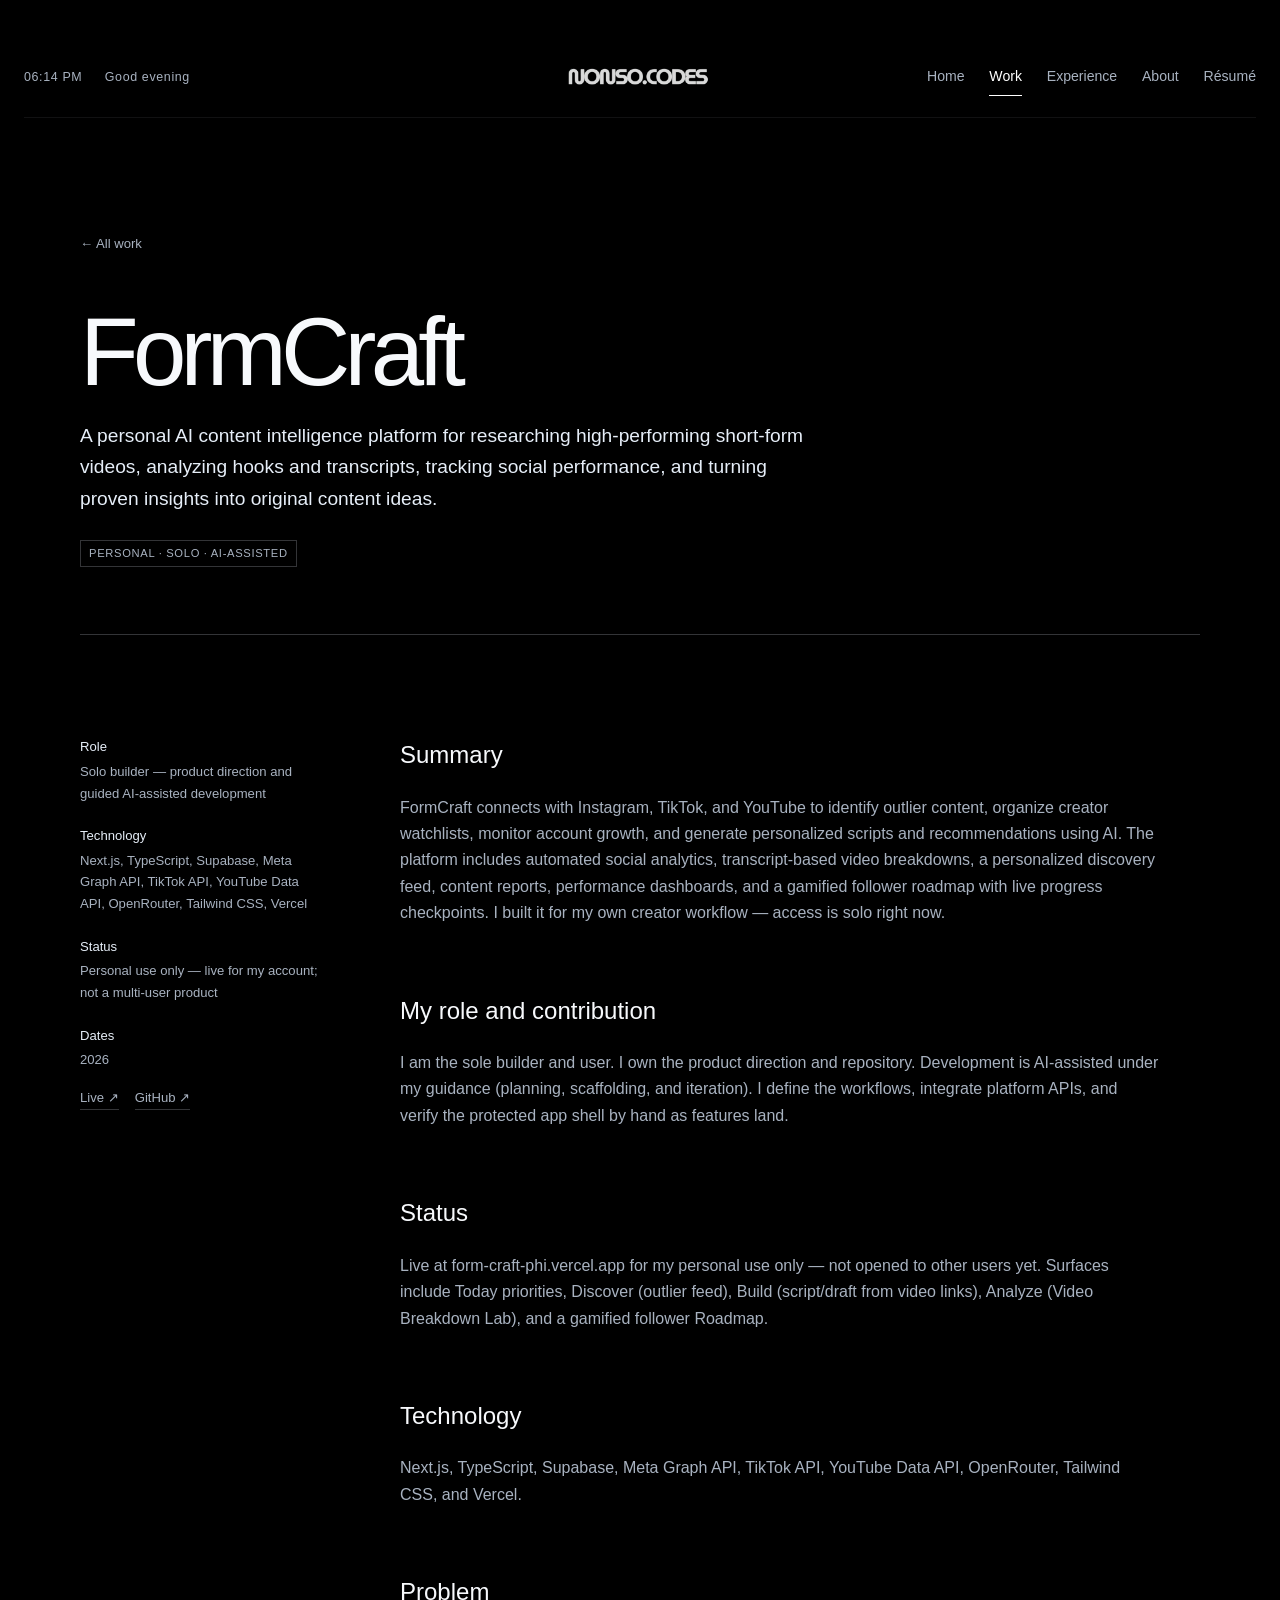
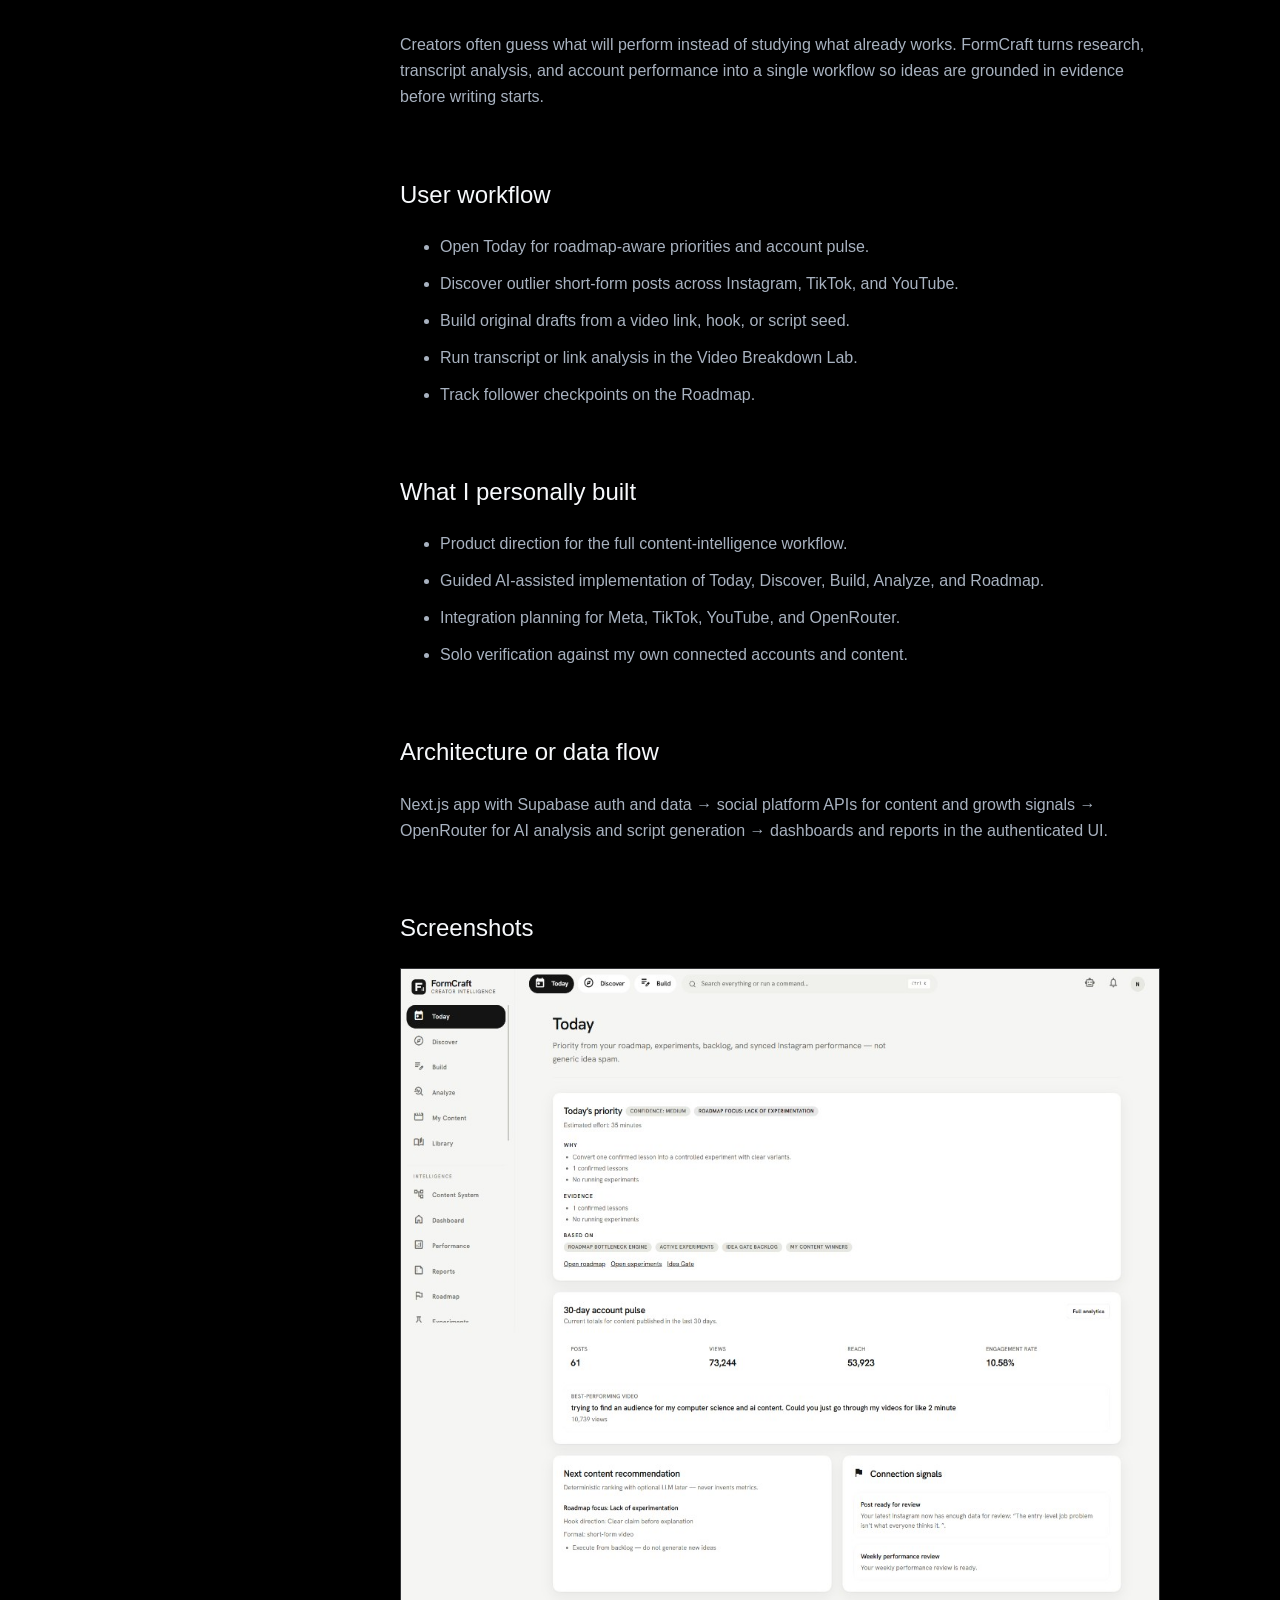
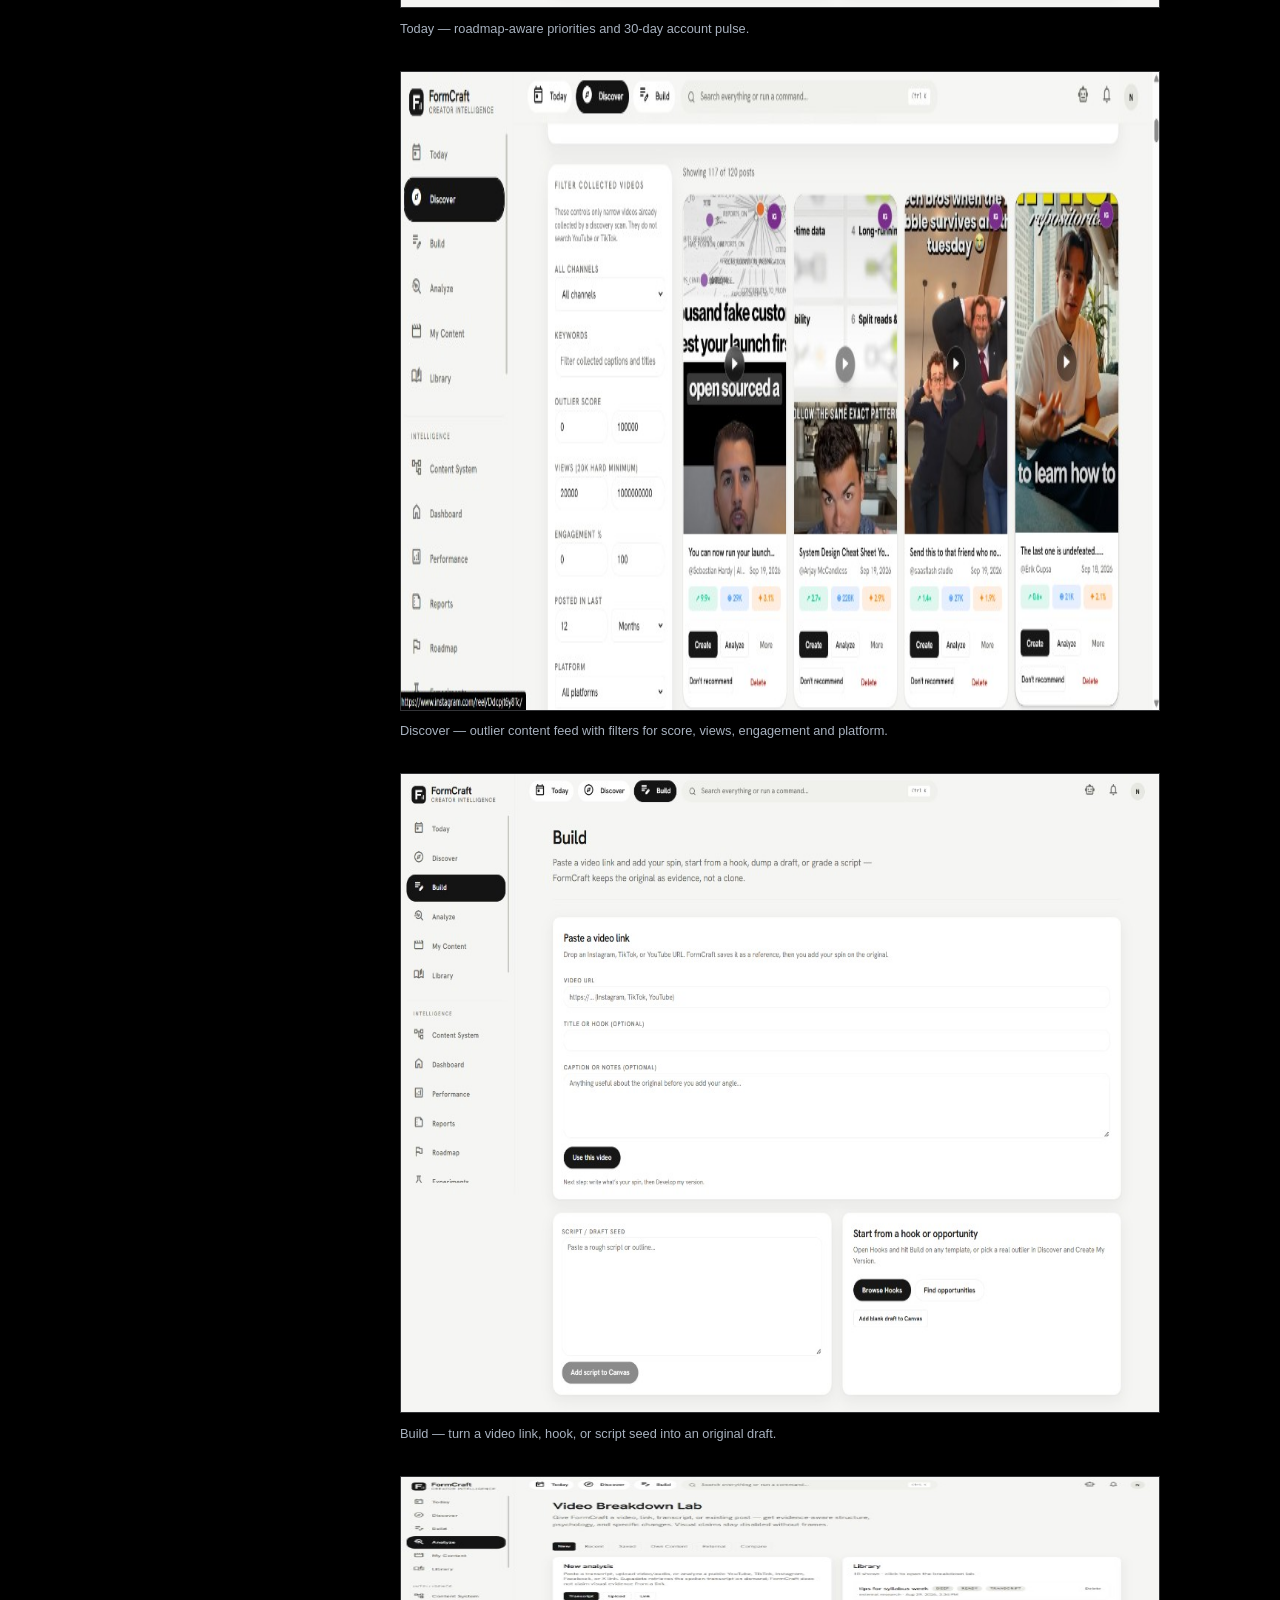
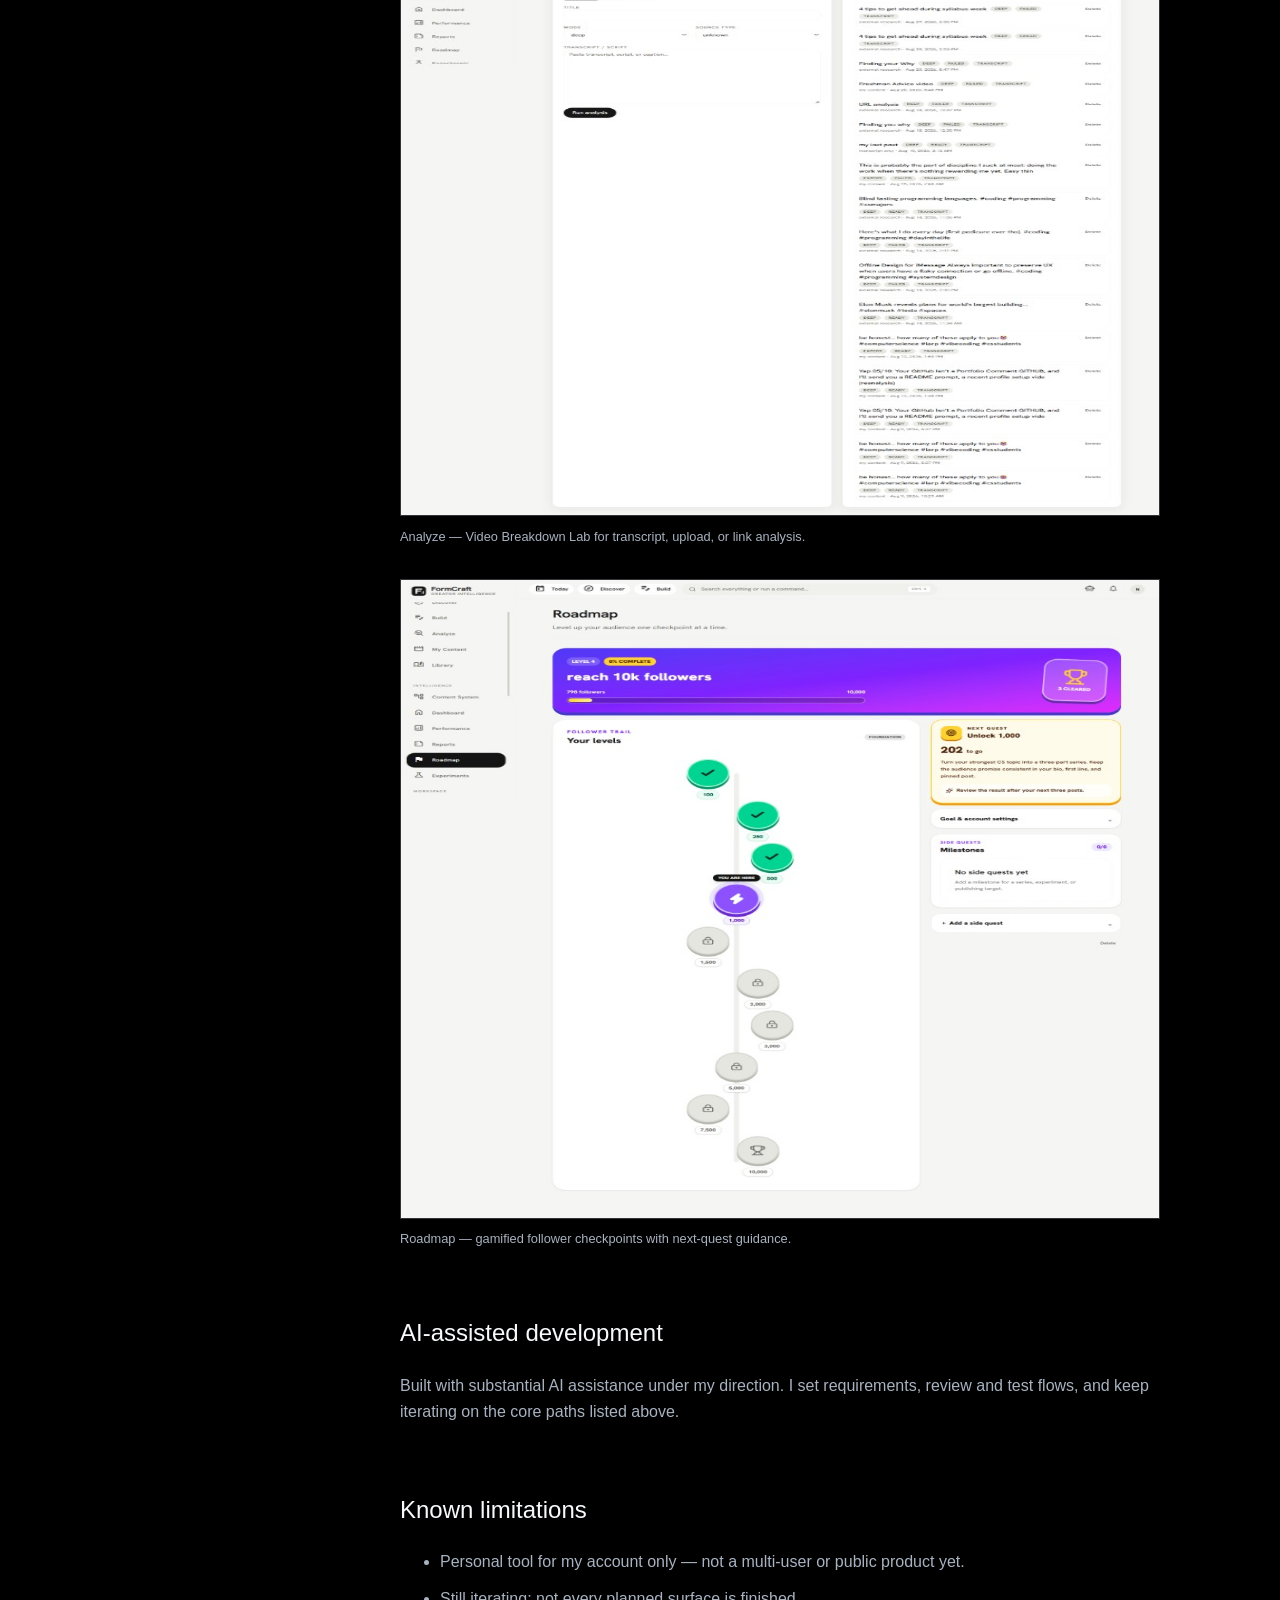
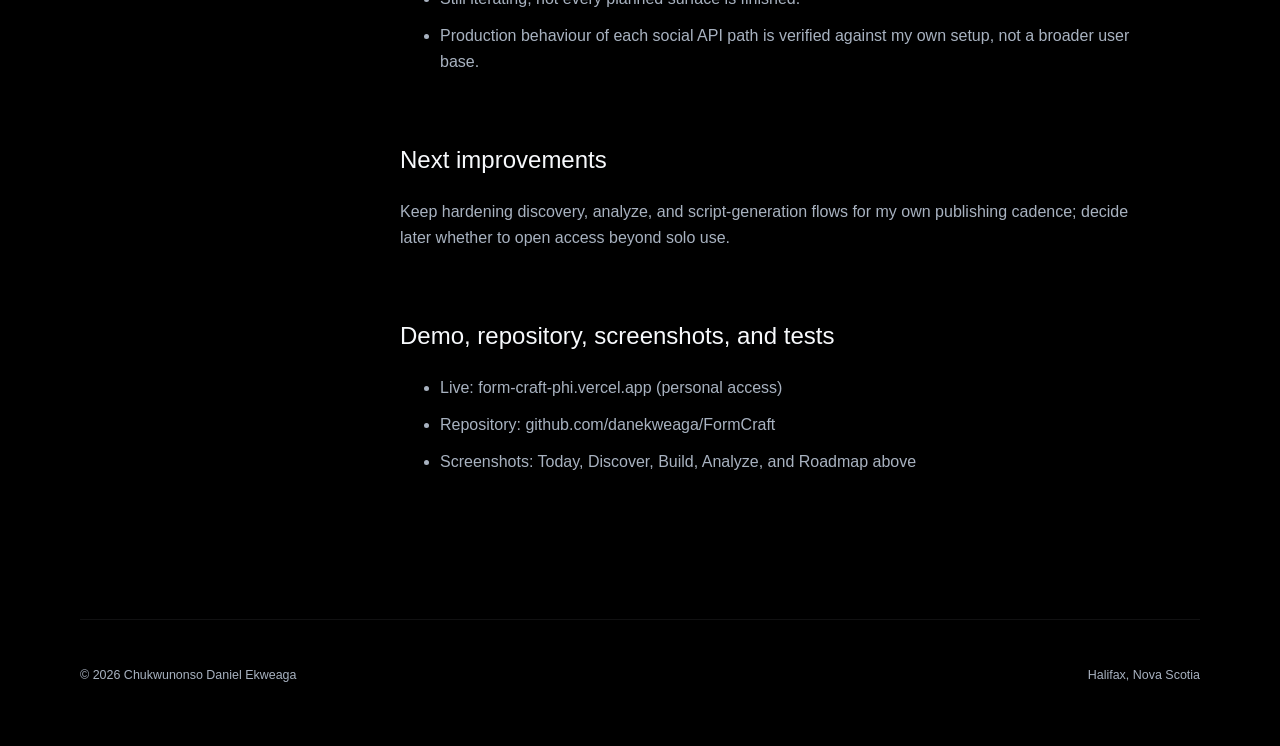
<file: projects/formcraft.html>
<!doctype html><html lang="en"><head><meta charset="utf-8"><meta name="viewport" content="width=device-width,initial-scale=1"><title>FormCraft Case Study | Nonso Ekweaga</title><meta name="description" content="FormCraft — a personal AI content intelligence platform for researching short-form video, analyzing hooks and transcripts, and turning insights into original content ideas."><link rel="canonical" href="https://nonso.online/projects/formcraft.html"><meta property="og:title" content="FormCraft Case Study | Nonso Ekweaga"><meta property="og:description" content="Personal AI content intelligence for short-form creators — research, analytics, and script generation."><meta property="og:type" content="article"><meta property="og:url" content="https://nonso.online/projects/formcraft.html"><meta property="og:image" content="https://nonso.online/social-share.svg"><meta name="twitter:card" content="summary_large_image"><meta name="theme-color" content="#000000"><link rel="icon" type="image/png" href="../header image.png"><link rel="apple-touch-icon" href="../header image.png"><link rel="stylesheet" href="../style.css"></head><body data-page="work"><a class="skip-link" href="#main">Skip to content</a><header class="site-header"><div class="header-meta"><span class="clock" aria-label="Local time"></span><span class="greeting" aria-live="polite">Hello</span></div><a class="wordmark" href="../index.html" aria-label="nonso.online home"><img src="../nonso wo bg.png" alt="nonso.online"></a><button class="menu-toggle" type="button" aria-expanded="false" aria-controls="site-nav"><span></span><span></span><span></span><span class="sr-only">Open navigation</span></button><nav id="site-nav" class="site-nav" aria-label="Main navigation"></nav></header><main id="main" class="shell"><header class="project-hero reveal"><a href="../work.html">← All work</a><h1>FormCraft</h1><p class="lede">A personal AI content intelligence platform for researching high-performing short-form videos, analyzing hooks and transcripts, tracking social performance, and turning proven insights into original content ideas.</p><span class="tag">Personal · Solo · AI-assisted</span></header><div class="project-layout reveal"><aside class="project-aside"><dl><dt>Role</dt><dd>Solo builder — product direction and guided AI-assisted development</dd><dt>Technology</dt><dd>Next.js, TypeScript, Supabase, Meta Graph API, TikTok API, YouTube Data API, OpenRouter, Tailwind CSS, Vercel</dd><dt>Status</dt><dd>Personal use only — live for my account; not a multi-user product</dd><dt>Dates</dt><dd>2026</dd></dl><div class="link-group"><a href="https://form-craft-phi.vercel.app/" target="_blank" rel="noopener noreferrer">Live ↗</a><a href="https://github.com/danekweaga/FormCraft" target="_blank" rel="noopener noreferrer">GitHub ↗</a></div></aside><article class="project-story">
<section><h2>Summary</h2><p>FormCraft connects with Instagram, TikTok, and YouTube to identify outlier content, organize creator watchlists, monitor account growth, and generate personalized scripts and recommendations using AI. The platform includes automated social analytics, transcript-based video breakdowns, a personalized discovery feed, content reports, performance dashboards, and a gamified follower roadmap with live progress checkpoints. I built it for my own creator workflow — access is solo right now.</p></section>
<section><h2>My role and contribution</h2><p>I am the sole builder and user. I own the product direction and repository. Development is AI-assisted under my guidance (planning, scaffolding, and iteration). I define the workflows, integrate platform APIs, and verify the protected app shell by hand as features land.</p></section>
<section><h2>Status</h2><p>Live at <a href="https://form-craft-phi.vercel.app/" target="_blank" rel="noopener noreferrer">form-craft-phi.vercel.app</a> for my personal use only — not opened to other users yet. Surfaces include Today priorities, Discover (outlier feed), Build (script/draft from video links), Analyze (Video Breakdown Lab), and a gamified follower Roadmap.</p></section>
<section><h2>Technology</h2><p>Next.js, TypeScript, Supabase, Meta Graph API, TikTok API, YouTube Data API, OpenRouter, Tailwind CSS, and Vercel.</p></section>
<section><h2>Problem</h2><p>Creators often guess what will perform instead of studying what already works. FormCraft turns research, transcript analysis, and account performance into a single workflow so ideas are grounded in evidence before writing starts.</p></section>
<section><h2>User workflow</h2><ul><li>Open Today for roadmap-aware priorities and account pulse.</li><li>Discover outlier short-form posts across Instagram, TikTok, and YouTube.</li><li>Build original drafts from a video link, hook, or script seed.</li><li>Run transcript or link analysis in the Video Breakdown Lab.</li><li>Track follower checkpoints on the Roadmap.</li></ul></section>
<section><h2>What I personally built</h2><ul><li>Product direction for the full content-intelligence workflow.</li><li>Guided AI-assisted implementation of Today, Discover, Build, Analyze, and Roadmap.</li><li>Integration planning for Meta, TikTok, YouTube, and OpenRouter.</li><li>Solo verification against my own connected accounts and content.</li></ul></section>
<section><h2>Architecture or data flow</h2><p>Next.js app with Supabase auth and data → social platform APIs for content and growth signals → OpenRouter for AI analysis and script generation → dashboards and reports in the authenticated UI.</p></section>
<section><h2>Screenshots</h2>
<figure class="screenshot"><a class="screenshot-zoom" href="../images/formcraft-today.png" aria-label="View Today screenshot full size"><img src="../images/formcraft-today.png" alt="FormCraft Today view with priority card, 30-day account pulse and content recommendations" width="1024" height="640" loading="lazy"></a><figcaption>Today — roadmap-aware priorities and 30-day account pulse.</figcaption></figure>
<figure class="screenshot"><a class="screenshot-zoom" href="../images/formcraft-discover.png" aria-label="View Discover screenshot full size"><img src="../images/formcraft-discover.png" alt="FormCraft Discover feed with outlier scores, views and engagement filters" width="1024" height="640" loading="lazy"></a><figcaption>Discover — outlier content feed with filters for score, views, engagement and platform.</figcaption></figure>
<figure class="screenshot"><a class="screenshot-zoom" href="../images/formcraft-build.png" aria-label="View Build screenshot full size"><img src="../images/formcraft-build.png" alt="FormCraft Build page for pasting a video link and starting a script draft" width="1024" height="640" loading="lazy"></a><figcaption>Build — turn a video link, hook, or script seed into an original draft.</figcaption></figure>
<figure class="screenshot"><a class="screenshot-zoom" href="../images/formcraft-analyze.png" aria-label="View Analyze screenshot full size"><img src="../images/formcraft-analyze.png" alt="FormCraft Video Breakdown Lab with transcript analysis form and library" width="1024" height="640" loading="lazy"></a><figcaption>Analyze — Video Breakdown Lab for transcript, upload, or link analysis.</figcaption></figure>
<figure class="screenshot"><a class="screenshot-zoom" href="../images/formcraft-roadmap.png" aria-label="View Roadmap screenshot full size"><img src="../images/formcraft-roadmap.png" alt="FormCraft Roadmap with gamified follower checkpoints toward 10k" width="1024" height="640" loading="lazy"></a><figcaption>Roadmap — gamified follower checkpoints with next-quest guidance.</figcaption></figure>
</section>
<section><h2>AI-assisted development</h2><p>Built with substantial AI assistance under my direction. I set requirements, review and test flows, and keep iterating on the core paths listed above.</p></section>
<section><h2>Known limitations</h2><ul><li>Personal tool for my account only — not a multi-user or public product yet.</li><li>Still iterating; not every planned surface is finished.</li><li>Production behaviour of each social API path is verified against my own setup, not a broader user base.</li></ul></section>
<section><h2>Next improvements</h2><p>Keep hardening discovery, analyze, and script-generation flows for my own publishing cadence; decide later whether to open access beyond solo use.</p></section>
<section><h2>Demo, repository, screenshots, and tests</h2><ul><li>Live: <a href="https://form-craft-phi.vercel.app/" target="_blank" rel="noopener noreferrer">form-craft-phi.vercel.app</a> (personal access)</li><li>Repository: <a href="https://github.com/danekweaga/FormCraft" target="_blank" rel="noopener noreferrer">github.com/danekweaga/FormCraft</a></li><li>Screenshots: Today, Discover, Build, Analyze, and Roadmap above</li></ul></section>
</article></div></main><footer class="site-footer shell"><p>© <span data-year></span> Chukwunonso Daniel Ekweaga</p><p>Halifax, Nova Scotia</p></footer><script src="../script.js"></script></body></html>
</file>
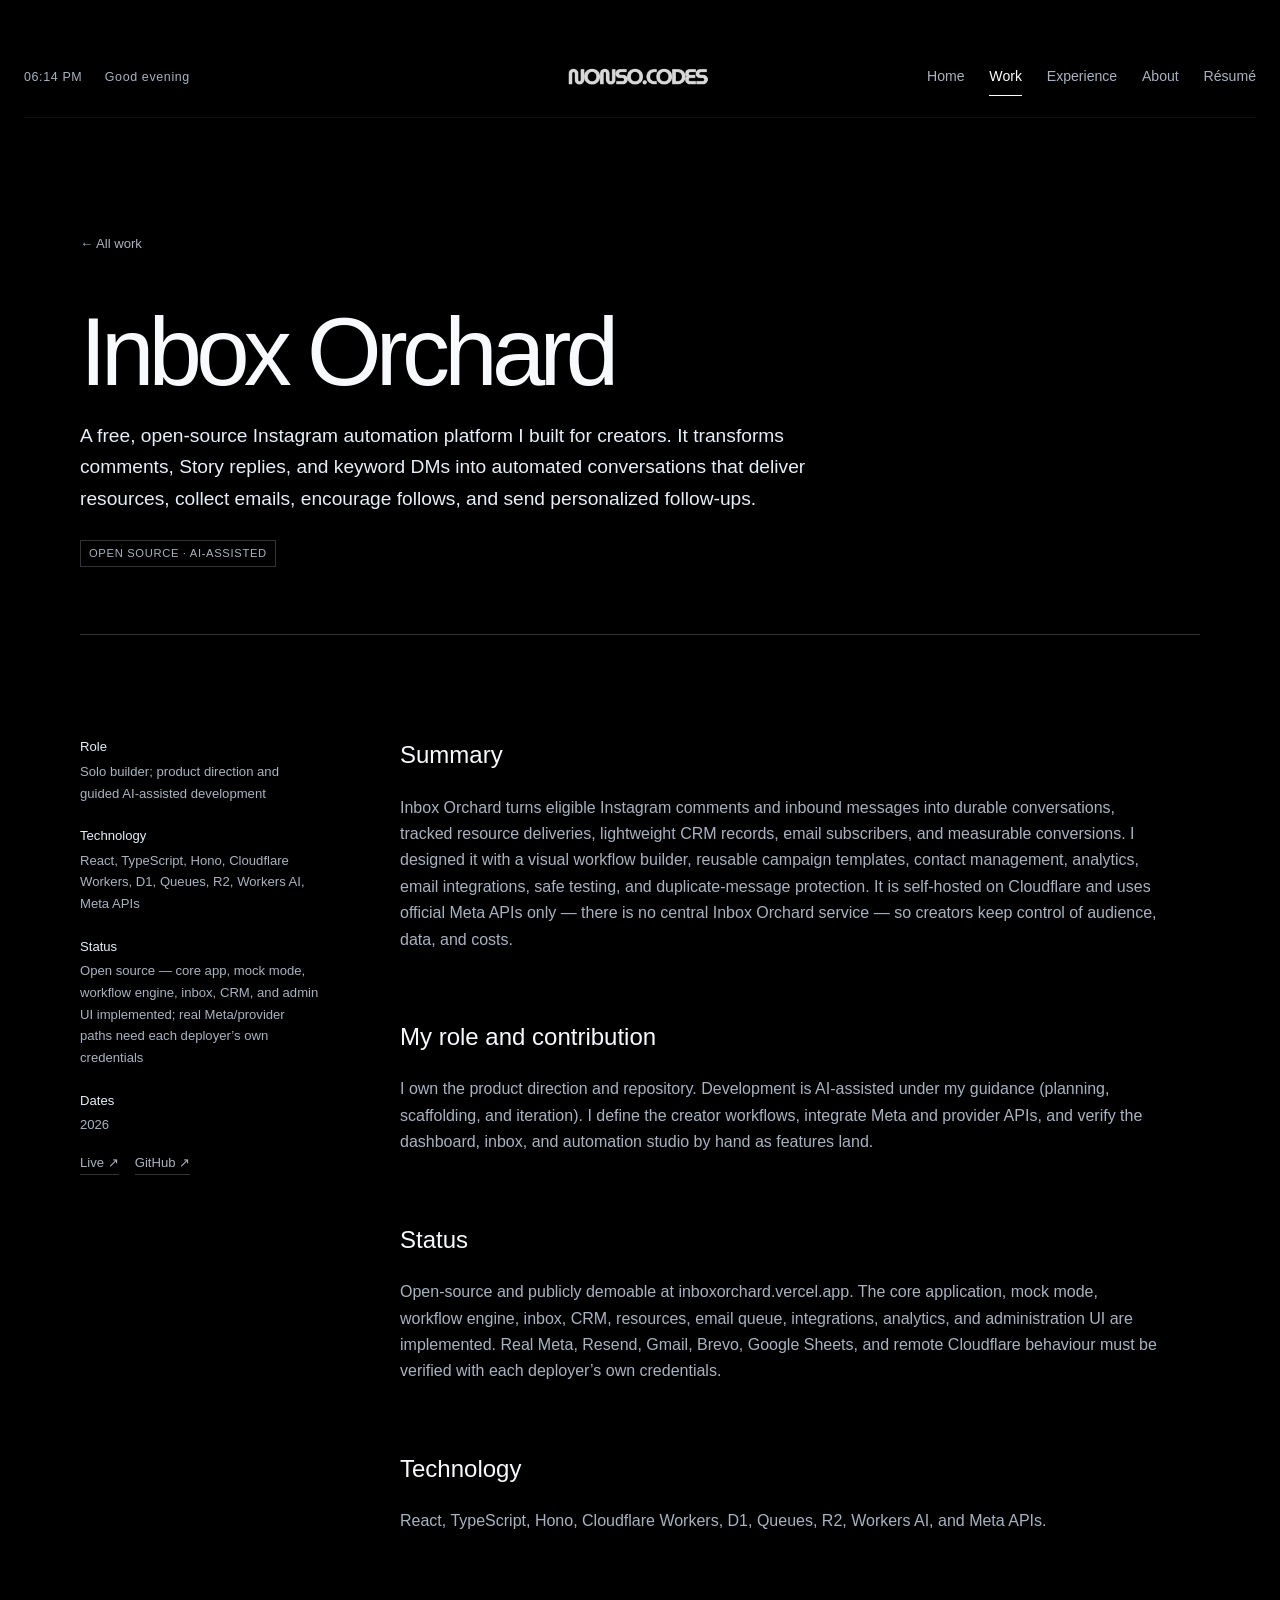
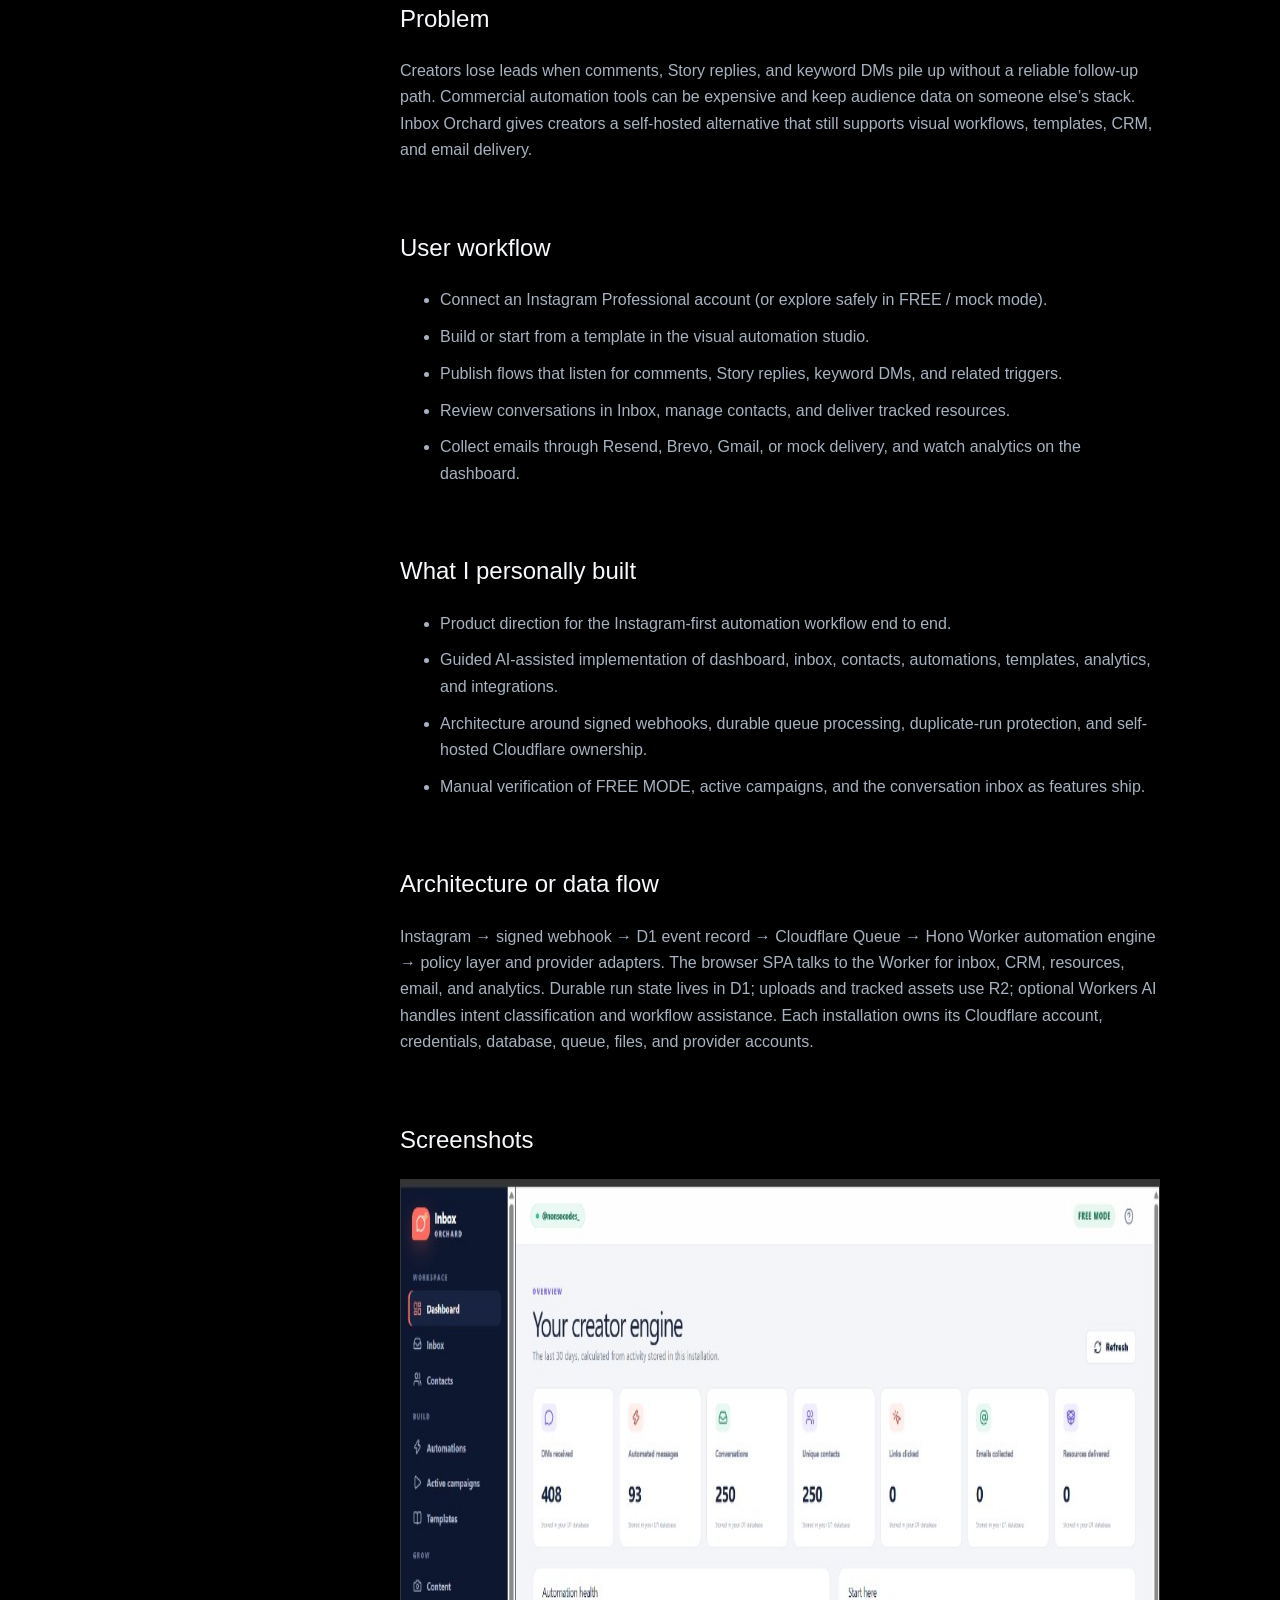
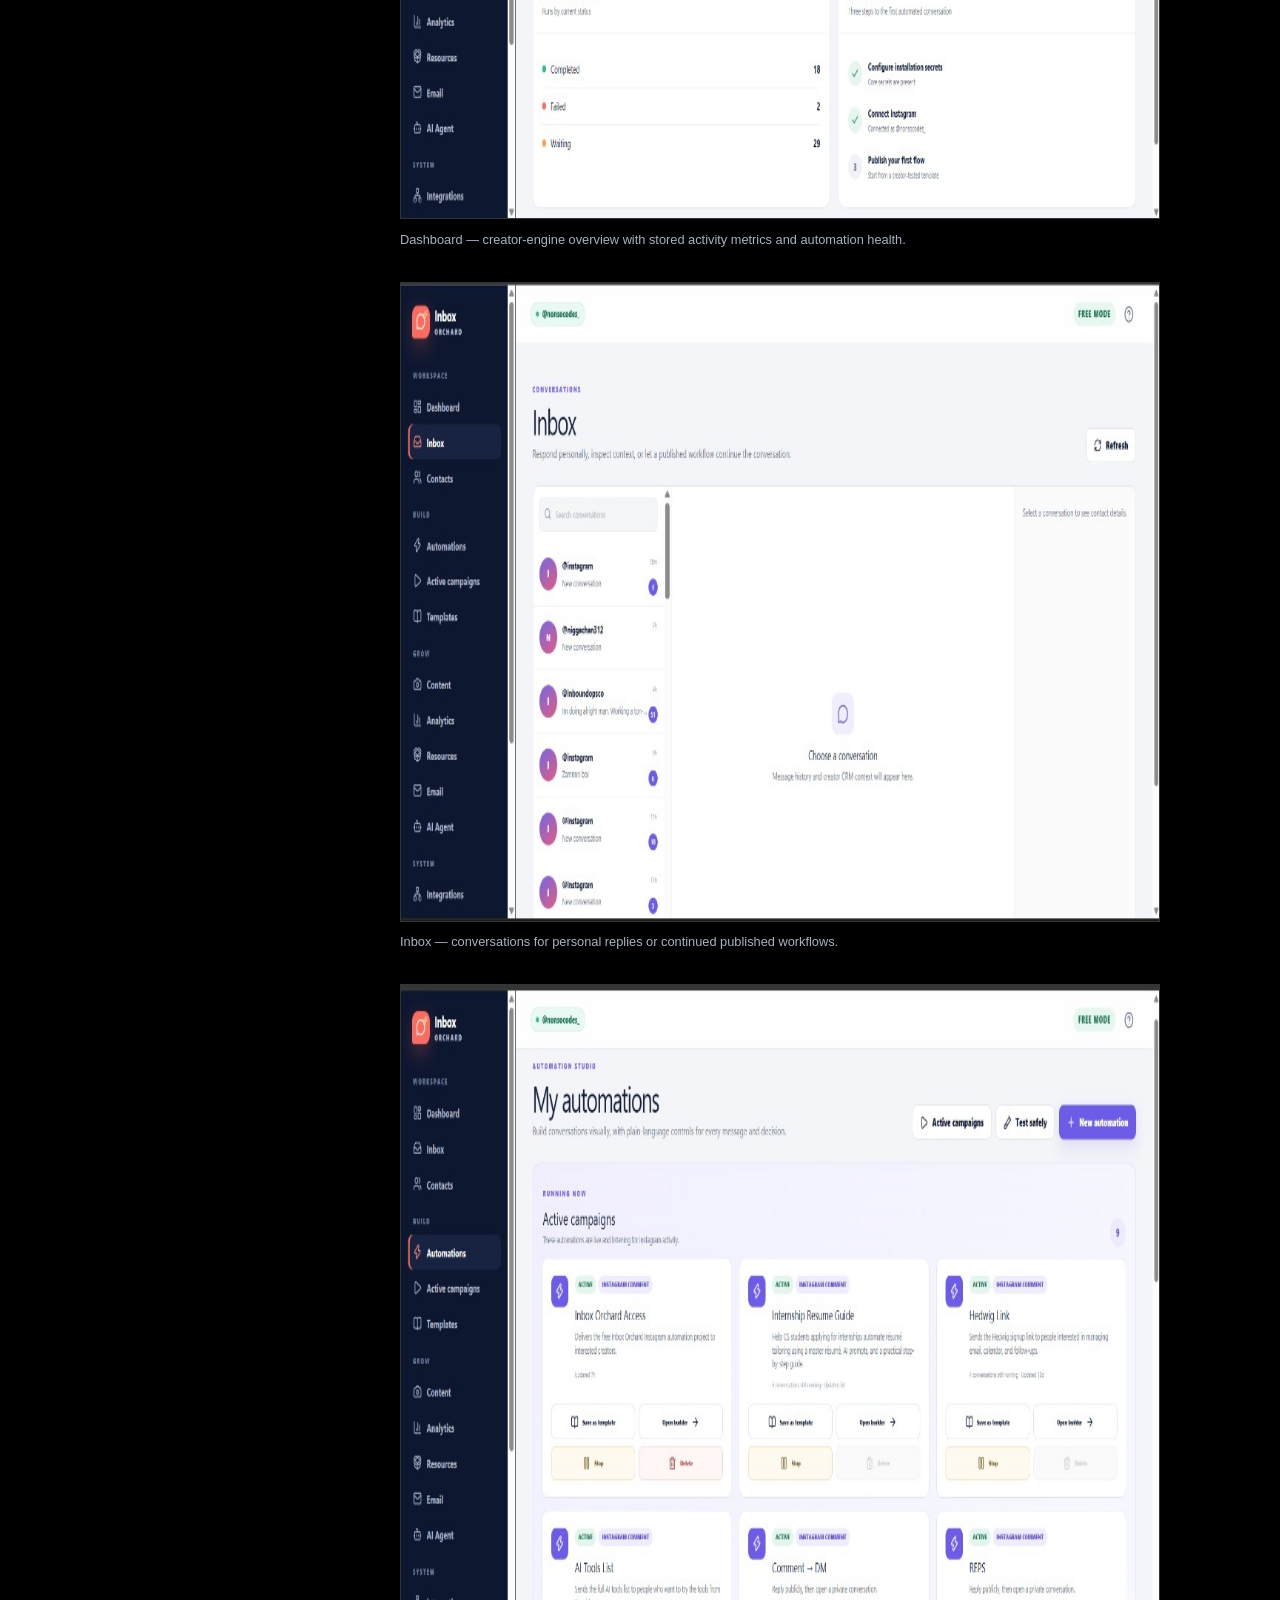
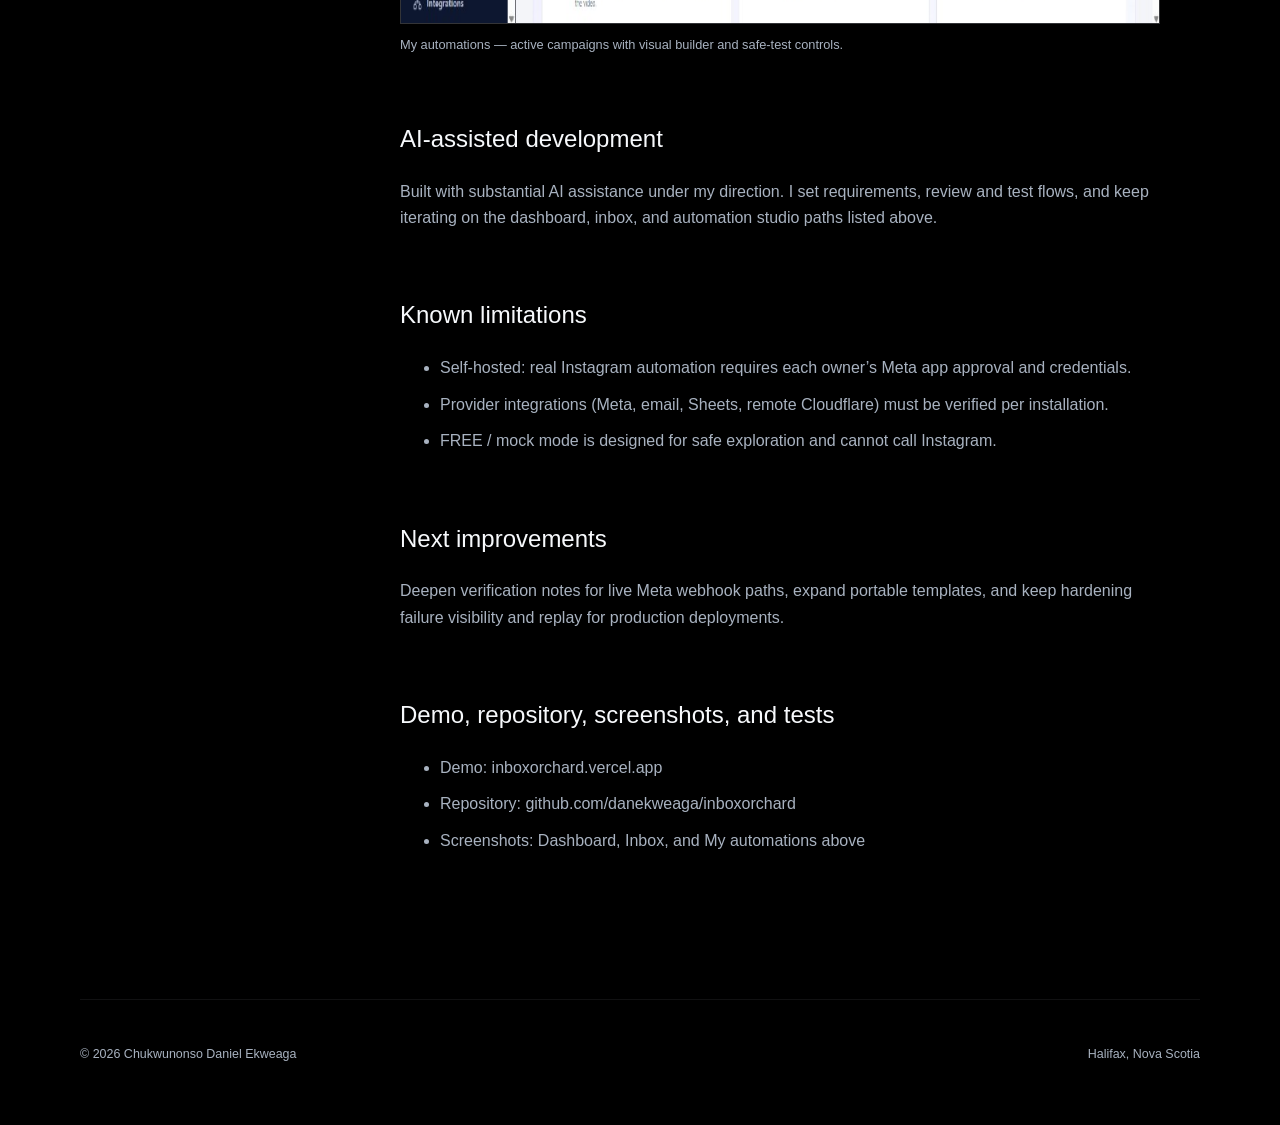
<file: projects/inbox-orchard.html>
<!doctype html><html lang="en"><head><meta charset="utf-8"><meta name="viewport" content="width=device-width,initial-scale=1"><title>Inbox Orchard Case Study | Nonso Ekweaga</title><meta name="description" content="Inbox Orchard — a free, open-source Instagram conversation automation platform for creators, self-hosted on Cloudflare with official Meta APIs."><link rel="canonical" href="https://nonso.online/projects/inbox-orchard.html"><meta property="og:title" content="Inbox Orchard Case Study | Nonso Ekweaga"><meta property="og:description" content="Open-source Instagram automation for creators — comments, Story replies, and keyword DMs into automated conversations."><meta property="og:type" content="article"><meta property="og:url" content="https://nonso.online/projects/inbox-orchard.html"><meta property="og:image" content="https://nonso.online/social-share.svg"><meta name="twitter:card" content="summary_large_image"><meta name="theme-color" content="#000000"><link rel="icon" type="image/png" href="../header image.png"><link rel="apple-touch-icon" href="../header image.png"><link rel="stylesheet" href="../style.css"></head><body data-page="work"><a class="skip-link" href="#main">Skip to content</a><header class="site-header"><div class="header-meta"><span class="clock" aria-label="Local time"></span><span class="greeting" aria-live="polite">Hello</span></div><a class="wordmark" href="../index.html" aria-label="nonso.online home"><img src="../nonso wo bg.png" alt="nonso.online"></a><button class="menu-toggle" type="button" aria-expanded="false" aria-controls="site-nav"><span></span><span></span><span></span><span class="sr-only">Open navigation</span></button><nav id="site-nav" class="site-nav" aria-label="Main navigation"></nav></header><main id="main" class="shell"><header class="project-hero reveal"><a href="../work.html">← All work</a><h1>Inbox Orchard</h1><p class="lede">A free, open-source Instagram automation platform I built for creators. It transforms comments, Story replies, and keyword DMs into automated conversations that deliver resources, collect emails, encourage follows, and send personalized follow-ups.</p><span class="tag">Open source · AI-assisted</span></header><div class="project-layout reveal"><aside class="project-aside"><dl><dt>Role</dt><dd>Solo builder; product direction and guided AI-assisted development</dd><dt>Technology</dt><dd>React, TypeScript, Hono, Cloudflare Workers, D1, Queues, R2, Workers AI, Meta APIs</dd><dt>Status</dt><dd>Open source — core app, mock mode, workflow engine, inbox, CRM, and admin UI implemented; real Meta/provider paths need each deployer’s own credentials</dd><dt>Dates</dt><dd>2026</dd></dl><div class="link-group"><a href="https://inboxorchard.vercel.app" target="_blank" rel="noopener noreferrer">Live ↗</a><a href="https://github.com/danekweaga/inboxorchard" target="_blank" rel="noopener noreferrer">GitHub ↗</a></div></aside><article class="project-story">
<section><h2>Summary</h2><p>Inbox Orchard turns eligible Instagram comments and inbound messages into durable conversations, tracked resource deliveries, lightweight CRM records, email subscribers, and measurable conversions. I designed it with a visual workflow builder, reusable campaign templates, contact management, analytics, email integrations, safe testing, and duplicate-message protection. It is self-hosted on Cloudflare and uses official Meta APIs only — there is no central Inbox Orchard service — so creators keep control of audience, data, and costs.</p></section>
<section><h2>My role and contribution</h2><p>I own the product direction and repository. Development is AI-assisted under my guidance (planning, scaffolding, and iteration). I define the creator workflows, integrate Meta and provider APIs, and verify the dashboard, inbox, and automation studio by hand as features land.</p></section>
<section><h2>Status</h2><p>Open-source and publicly demoable at <a href="https://inboxorchard.vercel.app" target="_blank" rel="noopener noreferrer">inboxorchard.vercel.app</a>. The core application, mock mode, workflow engine, inbox, CRM, resources, email queue, integrations, analytics, and administration UI are implemented. Real Meta, Resend, Gmail, Brevo, Google Sheets, and remote Cloudflare behaviour must be verified with each deployer’s own credentials.</p></section>
<section><h2>Technology</h2><p>React, TypeScript, Hono, Cloudflare Workers, D1, Queues, R2, Workers AI, and Meta APIs.</p></section>
<section><h2>Problem</h2><p>Creators lose leads when comments, Story replies, and keyword DMs pile up without a reliable follow-up path. Commercial automation tools can be expensive and keep audience data on someone else’s stack. Inbox Orchard gives creators a self-hosted alternative that still supports visual workflows, templates, CRM, and email delivery.</p></section>
<section><h2>User workflow</h2><ul><li>Connect an Instagram Professional account (or explore safely in FREE / mock mode).</li><li>Build or start from a template in the visual automation studio.</li><li>Publish flows that listen for comments, Story replies, keyword DMs, and related triggers.</li><li>Review conversations in Inbox, manage contacts, and deliver tracked resources.</li><li>Collect emails through Resend, Brevo, Gmail, or mock delivery, and watch analytics on the dashboard.</li></ul></section>
<section><h2>What I personally built</h2><ul><li>Product direction for the Instagram-first automation workflow end to end.</li><li>Guided AI-assisted implementation of dashboard, inbox, contacts, automations, templates, analytics, and integrations.</li><li>Architecture around signed webhooks, durable queue processing, duplicate-run protection, and self-hosted Cloudflare ownership.</li><li>Manual verification of FREE MODE, active campaigns, and the conversation inbox as features ship.</li></ul></section>
<section><h2>Architecture or data flow</h2><p>Instagram → signed webhook → D1 event record → Cloudflare Queue → Hono Worker automation engine → policy layer and provider adapters. The browser SPA talks to the Worker for inbox, CRM, resources, email, and analytics. Durable run state lives in D1; uploads and tracked assets use R2; optional Workers AI handles intent classification and workflow assistance. Each installation owns its Cloudflare account, credentials, database, queue, files, and provider accounts.</p></section>
<section><h2>Screenshots</h2>
<figure class="screenshot"><a class="screenshot-zoom" href="../images/inbox-orchard-dashboard.png" aria-label="View Dashboard screenshot full size"><img src="../images/inbox-orchard-dashboard.png" alt="Inbox Orchard dashboard overview with DMs, automated messages, conversations, contacts and automation health" width="1024" height="640" loading="lazy"></a><figcaption>Dashboard — creator-engine overview with stored activity metrics and automation health.</figcaption></figure>
<figure class="screenshot"><a class="screenshot-zoom" href="../images/inbox-orchard-inbox.png" aria-label="View Inbox screenshot full size"><img src="../images/inbox-orchard-inbox.png" alt="Inbox Orchard inbox with conversation list and empty detail pane" width="1024" height="640" loading="lazy"></a><figcaption>Inbox — conversations for personal replies or continued published workflows.</figcaption></figure>
<figure class="screenshot"><a class="screenshot-zoom" href="../images/inbox-orchard-automations.png" aria-label="View Automations screenshot full size"><img src="../images/inbox-orchard-automations.png" alt="Inbox Orchard My automations page showing active Instagram comment campaigns" width="1024" height="640" loading="lazy"></a><figcaption>My automations — active campaigns with visual builder and safe-test controls.</figcaption></figure>
</section>
<section><h2>AI-assisted development</h2><p>Built with substantial AI assistance under my direction. I set requirements, review and test flows, and keep iterating on the dashboard, inbox, and automation studio paths listed above.</p></section>
<section><h2>Known limitations</h2><ul><li>Self-hosted: real Instagram automation requires each owner’s Meta app approval and credentials.</li><li>Provider integrations (Meta, email, Sheets, remote Cloudflare) must be verified per installation.</li><li>FREE / mock mode is designed for safe exploration and cannot call Instagram.</li></ul></section>
<section><h2>Next improvements</h2><p>Deepen verification notes for live Meta webhook paths, expand portable templates, and keep hardening failure visibility and replay for production deployments.</p></section>
<section><h2>Demo, repository, screenshots, and tests</h2><ul><li>Demo: <a href="https://inboxorchard.vercel.app" target="_blank" rel="noopener noreferrer">inboxorchard.vercel.app</a></li><li>Repository: <a href="https://github.com/danekweaga/inboxorchard" target="_blank" rel="noopener noreferrer">github.com/danekweaga/inboxorchard</a></li><li>Screenshots: Dashboard, Inbox, and My automations above</li></ul></section>
</article></div></main><footer class="site-footer shell"><p>© <span data-year></span> Chukwunonso Daniel Ekweaga</p><p>Halifax, Nova Scotia</p></footer><script src="../script.js"></script></body></html>
</file>
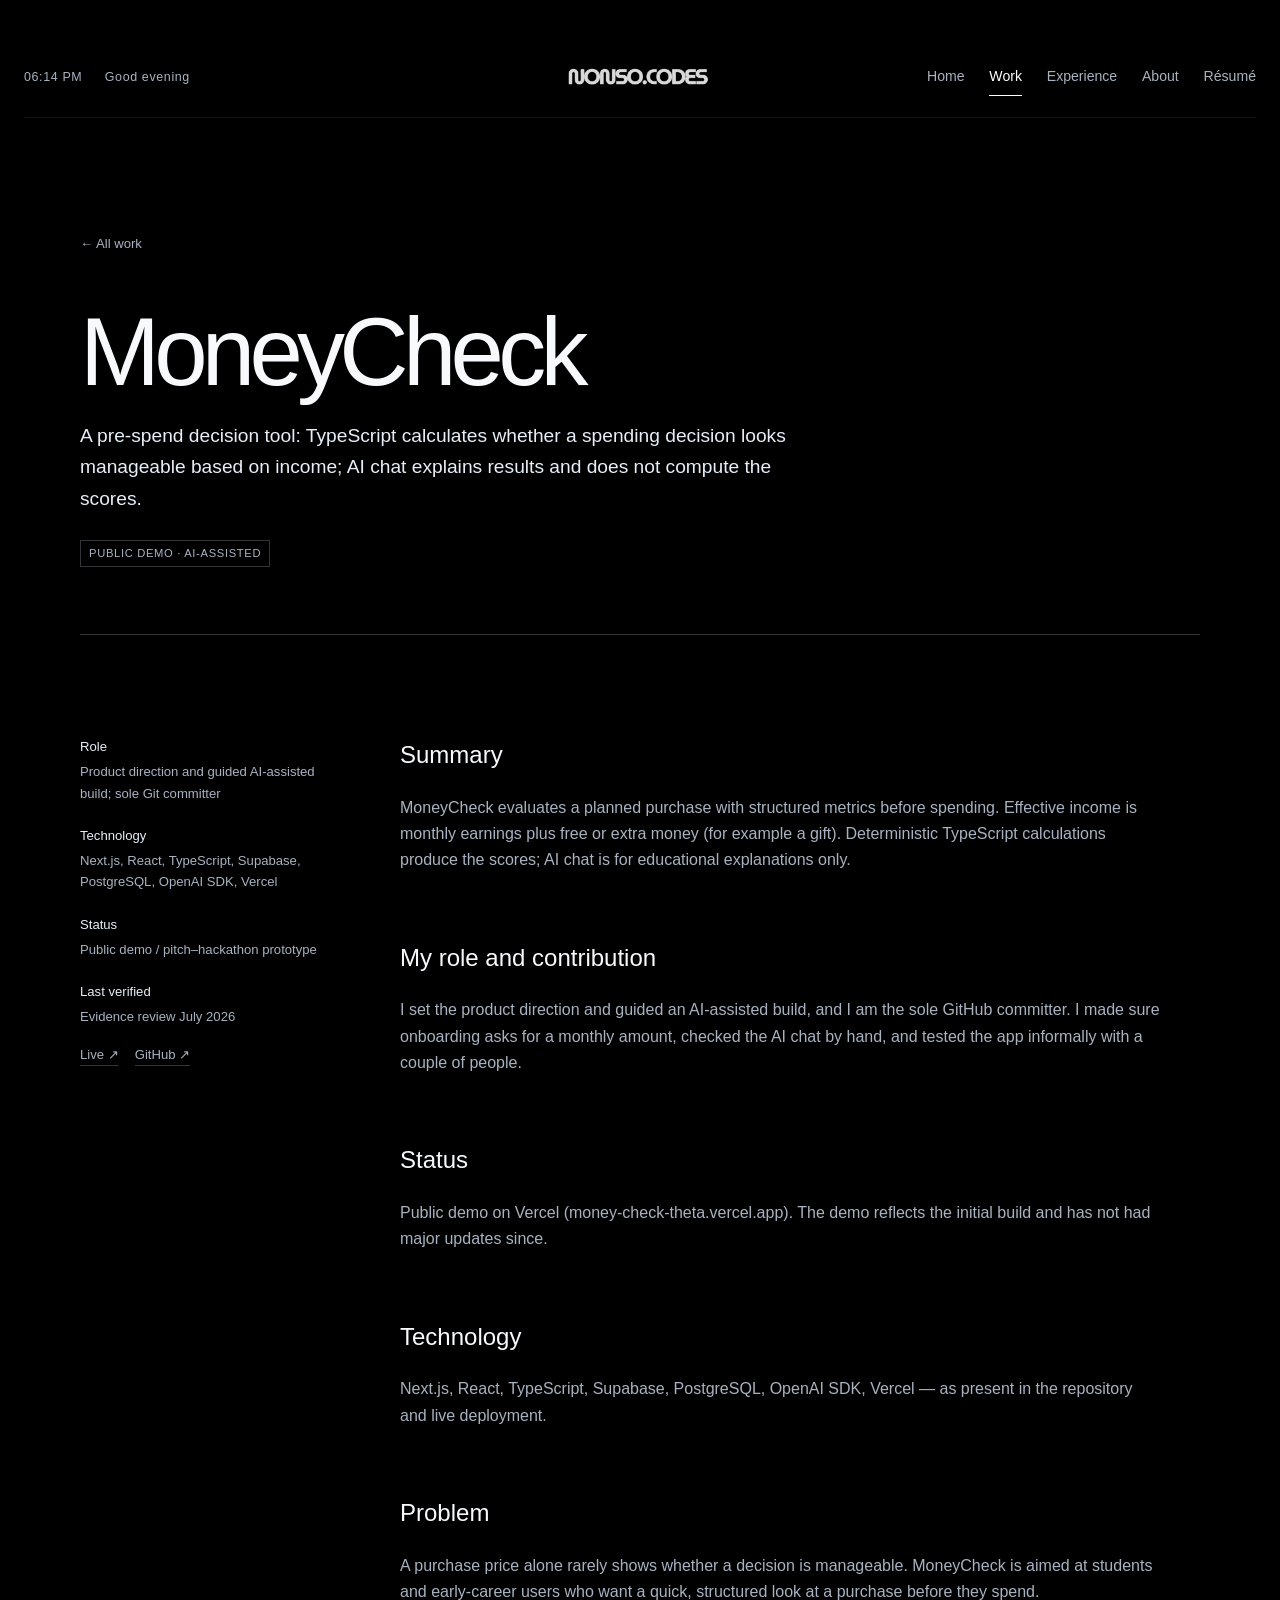
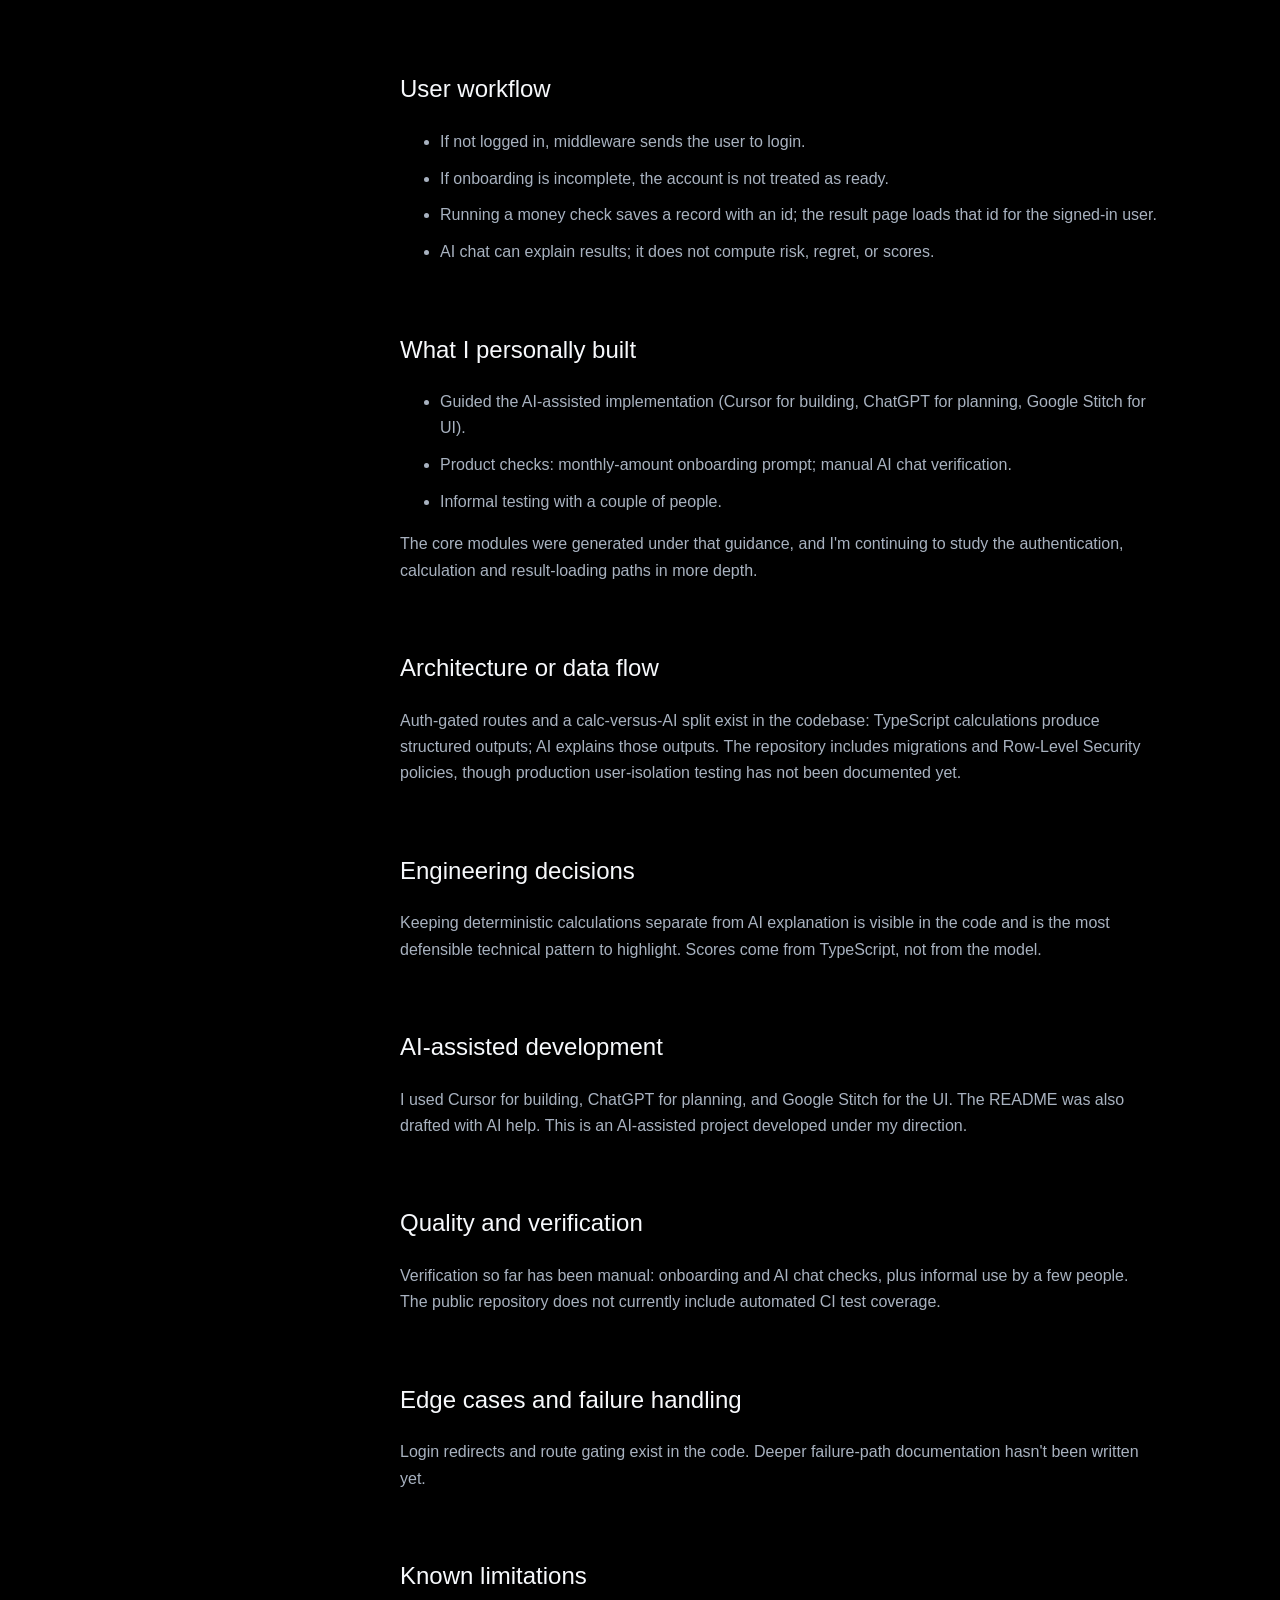
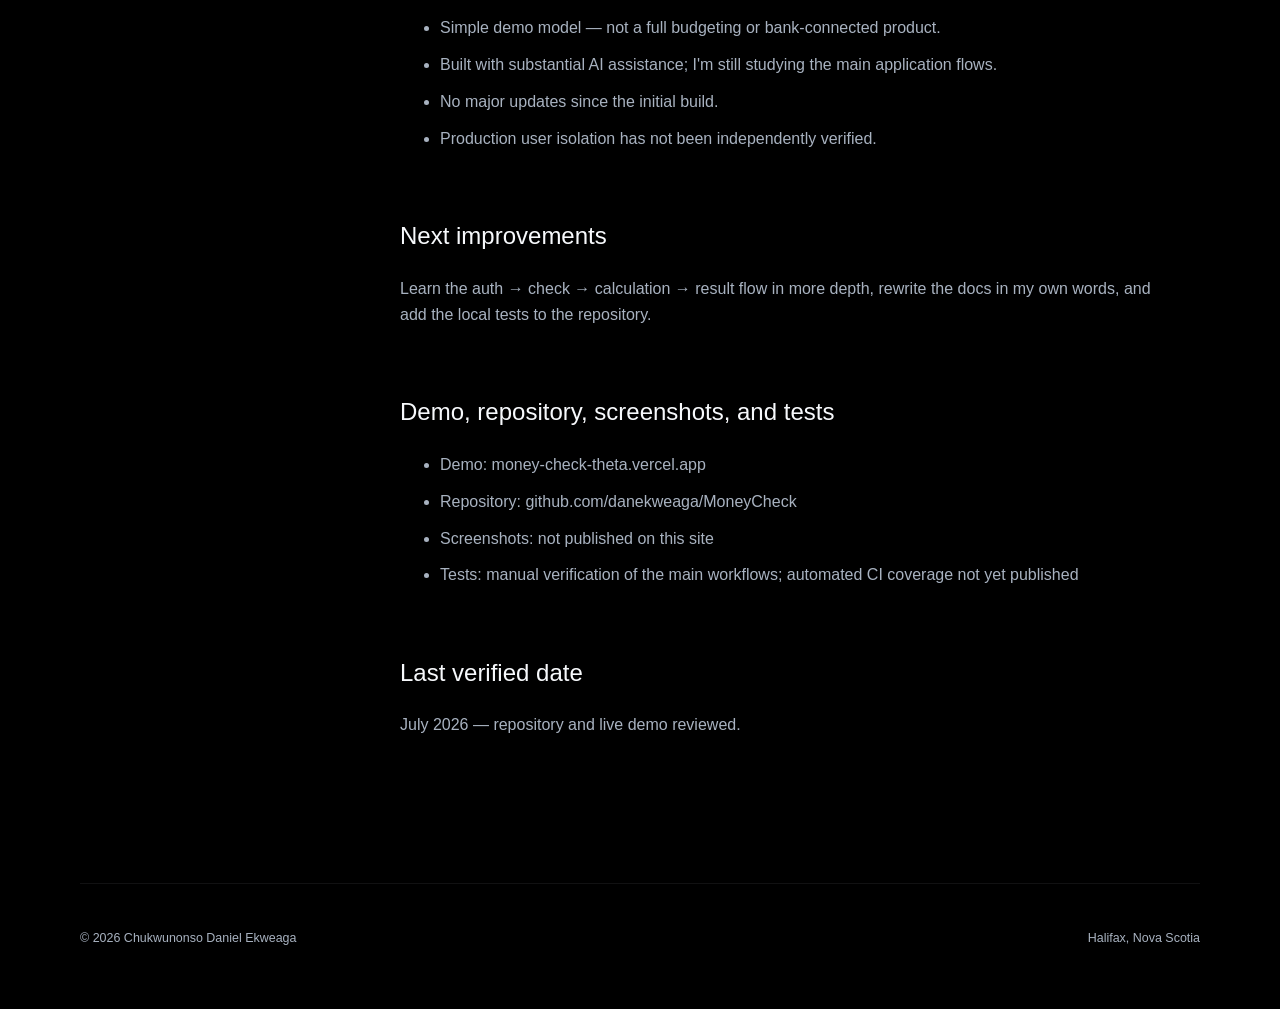
<file: projects/moneycheck.html>
<!doctype html><html lang="en"><head><meta charset="utf-8"><meta name="viewport" content="width=device-width,initial-scale=1"><title>MoneyCheck Case Study | Nonso Ekweaga</title><meta name="description" content="MoneyCheck — an AI-assisted public demo for pre-spend decision support, directed and verified by Nonso Ekweaga."><link rel="canonical" href="https://nonso.online/projects/moneycheck.html"><meta property="og:title" content="MoneyCheck Case Study | Nonso Ekweaga"><meta property="og:description" content="An AI-assisted public demo for pre-spend decision support."><meta property="og:type" content="article"><meta property="og:url" content="https://nonso.online/projects/moneycheck.html"><meta property="og:image" content="https://nonso.online/social-share.svg"><meta name="twitter:card" content="summary_large_image"><meta name="theme-color" content="#000000"><link rel="icon" type="image/png" href="../header image.png"><link rel="apple-touch-icon" href="../header image.png"><link rel="stylesheet" href="../style.css"></head><body data-page="work"><a class="skip-link" href="#main">Skip to content</a><header class="site-header"><div class="header-meta"><span class="clock" aria-label="Local time"></span><span class="greeting" aria-live="polite">Hello</span></div><a class="wordmark" href="../index.html" aria-label="nonso.online home"><img src="../nonso wo bg.png" alt="nonso.online"></a><button class="menu-toggle" type="button" aria-expanded="false" aria-controls="site-nav"><span></span><span></span><span></span><span class="sr-only">Open navigation</span></button><nav id="site-nav" class="site-nav" aria-label="Main navigation"></nav></header><main id="main" class="shell"><header class="project-hero reveal"><a href="../work.html">← All work</a><h1>MoneyCheck</h1><p class="lede">A pre-spend decision tool: TypeScript calculates whether a spending decision looks manageable based on income; AI chat explains results and does not compute the scores.</p><span class="tag">Public demo · AI-assisted</span></header><div class="project-layout reveal"><aside class="project-aside"><dl><dt>Role</dt><dd>Product direction and guided AI-assisted build; sole Git committer</dd><dt>Technology</dt><dd>Next.js, React, TypeScript, Supabase, PostgreSQL, OpenAI SDK, Vercel</dd><dt>Status</dt><dd>Public demo / pitch–hackathon prototype</dd><dt>Last verified</dt><dd>Evidence review July 2026</dd></dl><div class="link-group"><a href="https://money-check-theta.vercel.app/dashboard" target="_blank" rel="noopener noreferrer">Live ↗</a><a href="https://github.com/danekweaga/MoneyCheck" target="_blank" rel="noopener noreferrer">GitHub ↗</a></div></aside><article class="project-story">
<section><h2>Summary</h2><p>MoneyCheck evaluates a planned purchase with structured metrics before spending. Effective income is monthly earnings plus free or extra money (for example a gift). Deterministic TypeScript calculations produce the scores; AI chat is for educational explanations only.</p></section>
<section><h2>My role and contribution</h2><p>I set the product direction and guided an AI-assisted build, and I am the sole GitHub committer. I made sure onboarding asks for a monthly amount, checked the AI chat by hand, and tested the app informally with a couple of people.</p></section>
<section><h2>Status</h2><p>Public demo on Vercel (<a href="https://money-check-theta.vercel.app/dashboard" target="_blank" rel="noopener noreferrer">money-check-theta.vercel.app</a>). The demo reflects the initial build and has not had major updates since.</p></section>
<section><h2>Technology</h2><p>Next.js, React, TypeScript, Supabase, PostgreSQL, OpenAI SDK, Vercel — as present in the repository and live deployment.</p></section>
<section><h2>Problem</h2><p>A purchase price alone rarely shows whether a decision is manageable. MoneyCheck is aimed at students and early-career users who want a quick, structured look at a purchase before they spend.</p></section>
<section><h2>User workflow</h2><ul><li>If not logged in, middleware sends the user to login.</li><li>If onboarding is incomplete, the account is not treated as ready.</li><li>Running a money check saves a record with an id; the result page loads that id for the signed-in user.</li><li>AI chat can explain results; it does not compute risk, regret, or scores.</li></ul></section>
<section><h2>What I personally built</h2><ul><li>Guided the AI-assisted implementation (Cursor for building, ChatGPT for planning, Google Stitch for UI).</li><li>Product checks: monthly-amount onboarding prompt; manual AI chat verification.</li><li>Informal testing with a couple of people.</li></ul><p>The core modules were generated under that guidance, and I'm continuing to study the authentication, calculation and result-loading paths in more depth.</p></section>
<section><h2>Architecture or data flow</h2><p>Auth-gated routes and a calc-versus-AI split exist in the codebase: TypeScript calculations produce structured outputs; AI explains those outputs. The repository includes migrations and Row-Level Security policies, though production user-isolation testing has not been documented yet.</p></section>
<section><h2>Engineering decisions</h2><p>Keeping deterministic calculations separate from AI explanation is visible in the code and is the most defensible technical pattern to highlight. Scores come from TypeScript, not from the model.</p></section>
<section><h2>AI-assisted development</h2><p>I used Cursor for building, ChatGPT for planning, and Google Stitch for the UI. The README was also drafted with AI help. This is an AI-assisted project developed under my direction.</p></section>
<section><h2>Quality and verification</h2><p>Verification so far has been manual: onboarding and AI chat checks, plus informal use by a few people. The public repository does not currently include automated CI test coverage.</p></section>
<section><h2>Edge cases and failure handling</h2><p>Login redirects and route gating exist in the code. Deeper failure-path documentation hasn't been written yet.</p></section>
<section><h2>Known limitations</h2><ul><li>Simple demo model — not a full budgeting or bank-connected product.</li><li>Built with substantial AI assistance; I'm still studying the main application flows.</li><li>No major updates since the initial build.</li><li>Production user isolation has not been independently verified.</li></ul></section>
<section><h2>Next improvements</h2><p>Learn the auth → check → calculation → result flow in more depth, rewrite the docs in my own words, and add the local tests to the repository.</p></section>
<section><h2>Demo, repository, screenshots, and tests</h2><ul><li>Demo: <a href="https://money-check-theta.vercel.app/dashboard" target="_blank" rel="noopener noreferrer">money-check-theta.vercel.app</a></li><li>Repository: <a href="https://github.com/danekweaga/MoneyCheck" target="_blank" rel="noopener noreferrer">github.com/danekweaga/MoneyCheck</a></li><li>Screenshots: not published on this site</li><li>Tests: manual verification of the main workflows; automated CI coverage not yet published</li></ul></section>
<section><h2>Last verified date</h2><p>July 2026 — repository and live demo reviewed.</p></section>
</article></div></main><footer class="site-footer shell"><p>© <span data-year></span> Chukwunonso Daniel Ekweaga</p><p>Halifax, Nova Scotia</p></footer><script src="../script.js"></script></body></html>
</file>
<file: style.css>
:root{--black:#000;--ink:#f7f9fc;--soft:#e6eef8;--muted:#a8b2c0;--line:rgba(230,238,248,.22);--faint:rgba(230,238,248,.07);--max:1120px}
*{box-sizing:border-box}html{scroll-behavior:smooth}body{margin:0;background:var(--black);color:var(--ink);font-family:Inter,ui-sans-serif,-apple-system,BlinkMacSystemFont,"Segoe UI",sans-serif;font-weight:350;line-height:1.65;overflow-x:hidden}a{color:inherit;text-decoration:none}a:hover{color:var(--soft)}img{max-width:100%;display:block}.shell{width:min(calc(100% - 3rem),var(--max));margin-inline:auto}.sr-only{position:absolute;width:1px;height:1px;padding:0;margin:-1px;overflow:hidden;clip:rect(0,0,0,0);white-space:nowrap;border:0}.skip-link{position:fixed;left:1rem;top:-5rem;background:#fff;color:#000;padding:.7rem 1rem;z-index:9999}.skip-link:focus{top:1rem}
.site-header{height:118px;width:min(calc(100% - 3rem),1280px);margin:auto;display:grid;grid-template-columns:1fr auto 1fr;align-items:center;position:relative;z-index:50;border-bottom:1px solid var(--faint)}.header-meta{display:flex;gap:1.4rem;color:var(--muted);font-size:.78rem;letter-spacing:.05em}.wordmark{width:154px}.wordmark img{width:100%;height:auto}.site-nav{justify-self:end;display:flex;align-items:center;gap:1.55rem;font-size:.88rem}.site-nav a{color:var(--muted);padding:.4rem 0;border-bottom:1px solid transparent}.site-nav a:hover,.site-nav a[aria-current="page"]{color:#fff;border-color:#fff}.menu-toggle{display:none;background:none;border:0;padding:.5rem;color:#fff}.menu-toggle span:not(.sr-only){display:block;width:22px;height:1px;background:currentColor;margin:5px}
.grid-field{position:relative;background-image:linear-gradient(var(--faint) 1px,transparent 1px),linear-gradient(90deg,var(--faint) 1px,transparent 1px);background-size:64px 64px;mask-image:linear-gradient(to bottom,transparent 0,#000 15%,#000 78%,transparent 100%)}.hero{min-height:calc(100vh - 118px);display:grid;place-items:center;padding:7rem 1.5rem}.hero-inner{text-align:center;max-width:850px}.hero-kicker{color:var(--muted);font-size:.82rem;letter-spacing:.1em;margin:0 0 1.7rem}.hero h1{font-size:clamp(2.8rem,7vw,6.2rem);line-height:1.02;letter-spacing:-.055em;font-weight:250;margin:0}.hero-line{font-size:clamp(1.15rem,2vw,1.5rem);color:var(--soft);margin:2rem auto .8rem}.hero-copy{max-width:620px;color:var(--muted);margin:0 auto}.actions{display:flex;gap:1.5rem;align-items:center;justify-content:center;margin-top:2.2rem}.button{display:inline-flex;align-items:center;justify-content:center;border:1px solid rgba(255,255,255,.7);padding:.7rem 1.1rem;color:#fff;font-size:.88rem;transition:background .2s,color .2s,transform .2s}.button:hover{background:#fff;color:#000;transform:translateY(-2px)}.text-link,.row-link{color:var(--soft);font-size:.88rem;border-bottom:1px solid var(--line)}.social-links{display:flex;justify-content:center;gap:1.2rem;margin-top:2rem;color:var(--muted);font-size:.82rem}
.section{padding:7rem 0;border-top:1px solid var(--faint)}.section-heading{display:grid;grid-template-columns:140px 1fr auto;gap:2rem;align-items:baseline;margin-bottom:3rem}.section-heading>p{color:var(--muted);font-size:.78rem;margin:0;letter-spacing:.08em}.section-heading h2{font-weight:300;font-size:clamp(1.8rem,3.5vw,3rem);letter-spacing:-.035em;margin:0}.section-heading>a{font-size:.82rem;color:var(--muted)}.project-list{border-top:1px solid var(--line)}.project-list article{display:grid;grid-template-columns:minmax(190px,.75fr) 1.25fr minmax(180px,.8fr) auto;gap:2rem;align-items:center;padding:2rem 0;border-bottom:1px solid var(--line)}.project-list h3{font-size:1.18rem;font-weight:450;margin:0}.project-list p{color:var(--muted);margin:0}.project-list small{color:#c7cfda;line-height:1.5}.now{display:grid;grid-template-columns:1fr 2fr;gap:3rem}.now .section-heading{display:block;margin:0}.now .section-heading p{margin-bottom:.7rem}.now ul{list-style:none;margin:0;padding:0;border-top:1px solid var(--line)}.now li{padding:1.1rem 0;border-bottom:1px solid var(--line);color:var(--soft)}.contact-cta{padding:8rem 0;text-align:center}.contact-cta p{color:var(--muted);margin:0}.contact-cta h2{font-size:clamp(3rem,8vw,6rem);font-weight:250;letter-spacing:-.06em;margin:.3rem 0 2rem}.email-preview{max-width:560px;margin:2.5rem auto 0;text-align:left;border:1px solid var(--line);background:var(--faint)}.email-preview-label{font-size:.72rem;letter-spacing:.08em;text-transform:uppercase;color:var(--muted);padding:1rem 1.25rem .4rem;margin:0}.email-preview-meta{margin:0;padding:0 1.25rem;border-bottom:1px solid var(--line)}.email-preview-meta>div{display:grid;grid-template-columns:72px 1fr;gap:.75rem;padding:.65rem 0;border-top:1px solid var(--faint);font-size:.9rem}.email-preview-meta dt{color:var(--muted);margin:0}.email-preview-meta dd{margin:0;color:var(--soft)}.email-preview-body{padding:1.25rem;min-height:7rem;color:var(--soft);font-size:.95rem}.email-preview-body p{margin:0 0 .75rem;color:var(--soft)}.email-preview-cursor{display:inline-block;width:1px;height:1.1em;background:var(--soft);vertical-align:text-bottom;animation:email-caret 1s step-end infinite}.email-preview-note{margin:0;padding:.9rem 1.25rem 1.1rem;border-top:1px solid var(--line);font-size:.78rem;color:var(--muted);line-height:1.5}@keyframes email-caret{50%{opacity:0}}.site-footer{border-top:1px solid var(--faint);padding:2rem 0 3rem;display:flex;justify-content:space-between;color:var(--muted);font-size:.78rem}
.ambient-shape{position:fixed;pointer-events:none;z-index:-1;opacity:.12}.shape-circle{width:220px;height:220px;border:1px solid var(--soft);border-radius:50%;left:-100px;top:28%}.shape-square{width:120px;height:120px;border:1px solid var(--soft);right:4%;bottom:12%;transform:rotate(12deg)}.shape-triangle{width:0;height:0;border-left:70px solid transparent;border-right:70px solid transparent;border-bottom:120px solid rgba(230,238,248,.15);right:-45px;top:34%}.shape-triangle:after{content:"";position:absolute;left:-68px;top:3px;border-left:68px solid transparent;border-right:68px solid transparent;border-bottom:117px solid #000}
.page-hero{padding:8rem 0 5rem;border-bottom:1px solid var(--line)}.page-hero .eyebrow{color:var(--muted);font-size:.82rem;letter-spacing:.08em}.page-hero h1{font-weight:250;font-size:clamp(3.2rem,8vw,6.7rem);letter-spacing:-.06em;line-height:1;margin:.5rem 0 1.5rem}.page-hero>p:last-child{max-width:680px;color:var(--muted);font-size:1.08rem}.editorial-grid{display:grid;grid-template-columns:repeat(2,1fr);border-top:1px solid var(--line);border-left:1px solid var(--line)}.work-item{padding:2rem;min-height:270px;border-right:1px solid var(--line);border-bottom:1px solid var(--line);display:flex;flex-direction:column}.work-item .number{color:var(--muted);font-size:.75rem}.work-item h2,.work-item h3{font-weight:350;margin:2.3rem 0 .8rem;font-size:1.55rem}.work-item p{color:var(--muted);margin:0}.work-item .stack{font-size:.82rem;color:var(--soft);margin-top:auto;padding-top:2rem}.link-group{display:flex;gap:1rem;margin-top:1rem;font-size:.82rem}.link-group a{border-bottom:1px solid var(--line)}.subheading{font-size:1rem;font-weight:400;color:var(--soft);margin:5rem 0 1.5rem}
.timeline{max-width:900px;margin-left:auto}.timeline-item{border-left:1px solid var(--line);padding:0 0 4rem 2rem;position:relative}.timeline-item:before{content:"";position:absolute;left:-4px;top:.55rem;width:7px;height:7px;background:#000;border:1px solid #fff;border-radius:50%}.timeline-meta{display:flex;justify-content:space-between;gap:2rem;color:var(--muted);font-size:.8rem}.timeline-item h2,.timeline-item h3{font-weight:400;font-size:1.35rem;margin:.5rem 0}.timeline-item>p{color:var(--soft);margin:.2rem 0}.timeline-item ul{color:var(--muted);padding-left:1.1rem;margin:1rem 0 0}.timeline-item li+li{margin-top:.5rem}.compact-list{border-top:1px solid var(--line)}.compact-list article{display:grid;grid-template-columns:1fr 1fr auto;gap:2rem;padding:1.25rem 0;border-bottom:1px solid var(--line)}.compact-list h3,.compact-list p{margin:0;font-size:.95rem}.compact-list p,.compact-list time{color:var(--muted)}
.about-grid{display:grid;grid-template-columns:.8fr 1.2fr;gap:5rem}.portrait{max-width:360px;border:1px solid var(--line)}.about-copy{font-size:1.15rem;color:var(--soft)}.skills-text{display:grid;grid-template-columns:repeat(2,1fr);gap:0;border-top:1px solid var(--line);border-left:1px solid var(--line)}.skill-group{padding:1.6rem;border-right:1px solid var(--line);border-bottom:1px solid var(--line)}.skill-group h3{font-size:.85rem;font-weight:500;margin:0 0 .7rem}.skill-group p{margin:0;color:var(--muted)}.post-list{border-top:1px solid var(--line)}.post-item{display:grid;grid-template-columns:140px 1fr auto;gap:2rem;padding:1.6rem 0;border-bottom:1px solid var(--line);align-items:start}.post-item time{color:var(--muted);font-size:.8rem}.post-item h3{margin:0 0 .3rem;font-size:1rem;font-weight:450}.post-item p{margin:0;color:var(--muted)}
.project-hero{padding:7rem 0 4rem;border-bottom:1px solid var(--line)}.project-hero>a{font-size:.82rem;color:var(--muted)}.project-hero h1{font-size:clamp(3rem,8vw,6rem);font-weight:250;letter-spacing:-.06em;line-height:1;margin:3rem 0 1rem}.project-hero .lede{max-width:750px;color:var(--soft);font-size:1.2rem}.project-layout{display:grid;grid-template-columns:240px 1fr;gap:5rem;padding:5rem 0}.project-aside{color:var(--muted);font-size:.82rem}.project-aside dl{margin:0}.project-aside dt{color:var(--soft);margin-top:1.3rem}.project-aside dd{margin:.2rem 0}.project-story{max-width:760px}.project-story section{margin-bottom:4rem}.project-story h2{font-size:1.5rem;font-weight:350}.project-story p,.project-story li{color:var(--muted)}.project-story li+li{margin-top:.65rem}
.reveal{opacity:0;transform:translateY(14px);transition:opacity .65s ease,transform .65s ease}.reveal.visible{opacity:1;transform:none}
.process-grid{display:grid;grid-template-columns:repeat(3,1fr);gap:0;border-top:1px solid var(--line);border-left:1px solid var(--line)}.process-step{padding:1.8rem;border-right:1px solid var(--line);border-bottom:1px solid var(--line)}.process-step .number{color:var(--muted);font-size:.75rem;letter-spacing:.08em}.process-step h3{font-size:1.05rem;font-weight:450;margin:.8rem 0 .6rem}.process-step p{margin:0;color:var(--muted);font-size:.95rem}.tag{display:inline-block;font-size:.7rem;letter-spacing:.06em;color:var(--muted);border:1px solid var(--line);padding:.2rem .5rem;margin:.4rem 0 .2rem;text-transform:uppercase}.placeholder-note{color:var(--muted);font-style:italic}.screenshot{margin:0 0 2rem}.screenshot img{width:100%;border:1px solid var(--line)}.screenshot figcaption{color:var(--muted);font-size:.8rem;margin-top:.6rem}.screenshot-zoom{display:block;cursor:zoom-in}.screenshot-zoom:hover img{border-color:rgba(230,238,248,.45)}.lightbox{position:fixed;inset:0;z-index:10000;background:rgba(0,0,0,.88);display:grid;place-items:center;padding:2rem;cursor:zoom-out}.lightbox[hidden]{display:none}.lightbox img{max-width:min(1200px,96vw);max-height:88vh;width:auto;height:auto;border:1px solid var(--line);cursor:default}.lightbox-close{position:fixed;top:1rem;right:1rem;background:#fff;color:#000;border:0;padding:.55rem 1rem;font-size:.88rem;cursor:pointer;z-index:10001}
@media(max-width:800px){.shell{width:min(calc(100% - 2rem),var(--max))}.site-header{height:88px;width:calc(100% - 2rem);grid-template-columns:1fr auto}.header-meta{display:none}.wordmark{justify-self:start;width:130px}.menu-toggle{display:block;justify-self:end}.site-nav{display:none;position:absolute;top:88px;left:0;right:0;background:#000;border:1px solid var(--line);padding:1rem;flex-direction:column;align-items:stretch;gap:0}.site-nav.open{display:flex}.site-nav a{padding:.8rem}.hero{min-height:calc(100svh - 88px);padding:5rem 1rem}.hero h1{font-size:clamp(2.7rem,13vw,4.5rem)}.actions{flex-direction:column}.section{padding:5rem 0}.section-heading{grid-template-columns:1fr;gap:.5rem}.project-list article{grid-template-columns:1fr;gap:.7rem;padding:1.8rem 0}.now{grid-template-columns:1fr}.site-footer{display:block}.editorial-grid{grid-template-columns:1fr}.work-item{min-height:240px}.timeline{margin-left:0}.timeline-meta{display:block}.compact-list{border-top:1px solid var(--line)}.compact-list article,.post-item{grid-template-columns:1fr;gap:.5rem}.about-grid{grid-template-columns:1fr;gap:3rem}.skills-text{grid-template-columns:1fr}.process-grid{grid-template-columns:1fr}.project-layout{grid-template-columns:1fr;gap:3rem}.project-aside{border-bottom:1px solid var(--line);padding-bottom:2rem}.page-hero{padding:5rem 0 3.5rem}.shape-square{display:none}}
@media(prefers-reduced-motion:reduce){html{scroll-behavior:auto}*,*:before,*:after{animation-duration:.01ms!important;animation-iteration-count:1!important;transition-duration:.01ms!important}.reveal{opacity:1;transform:none}.email-preview-cursor{animation:none}}
</file>
